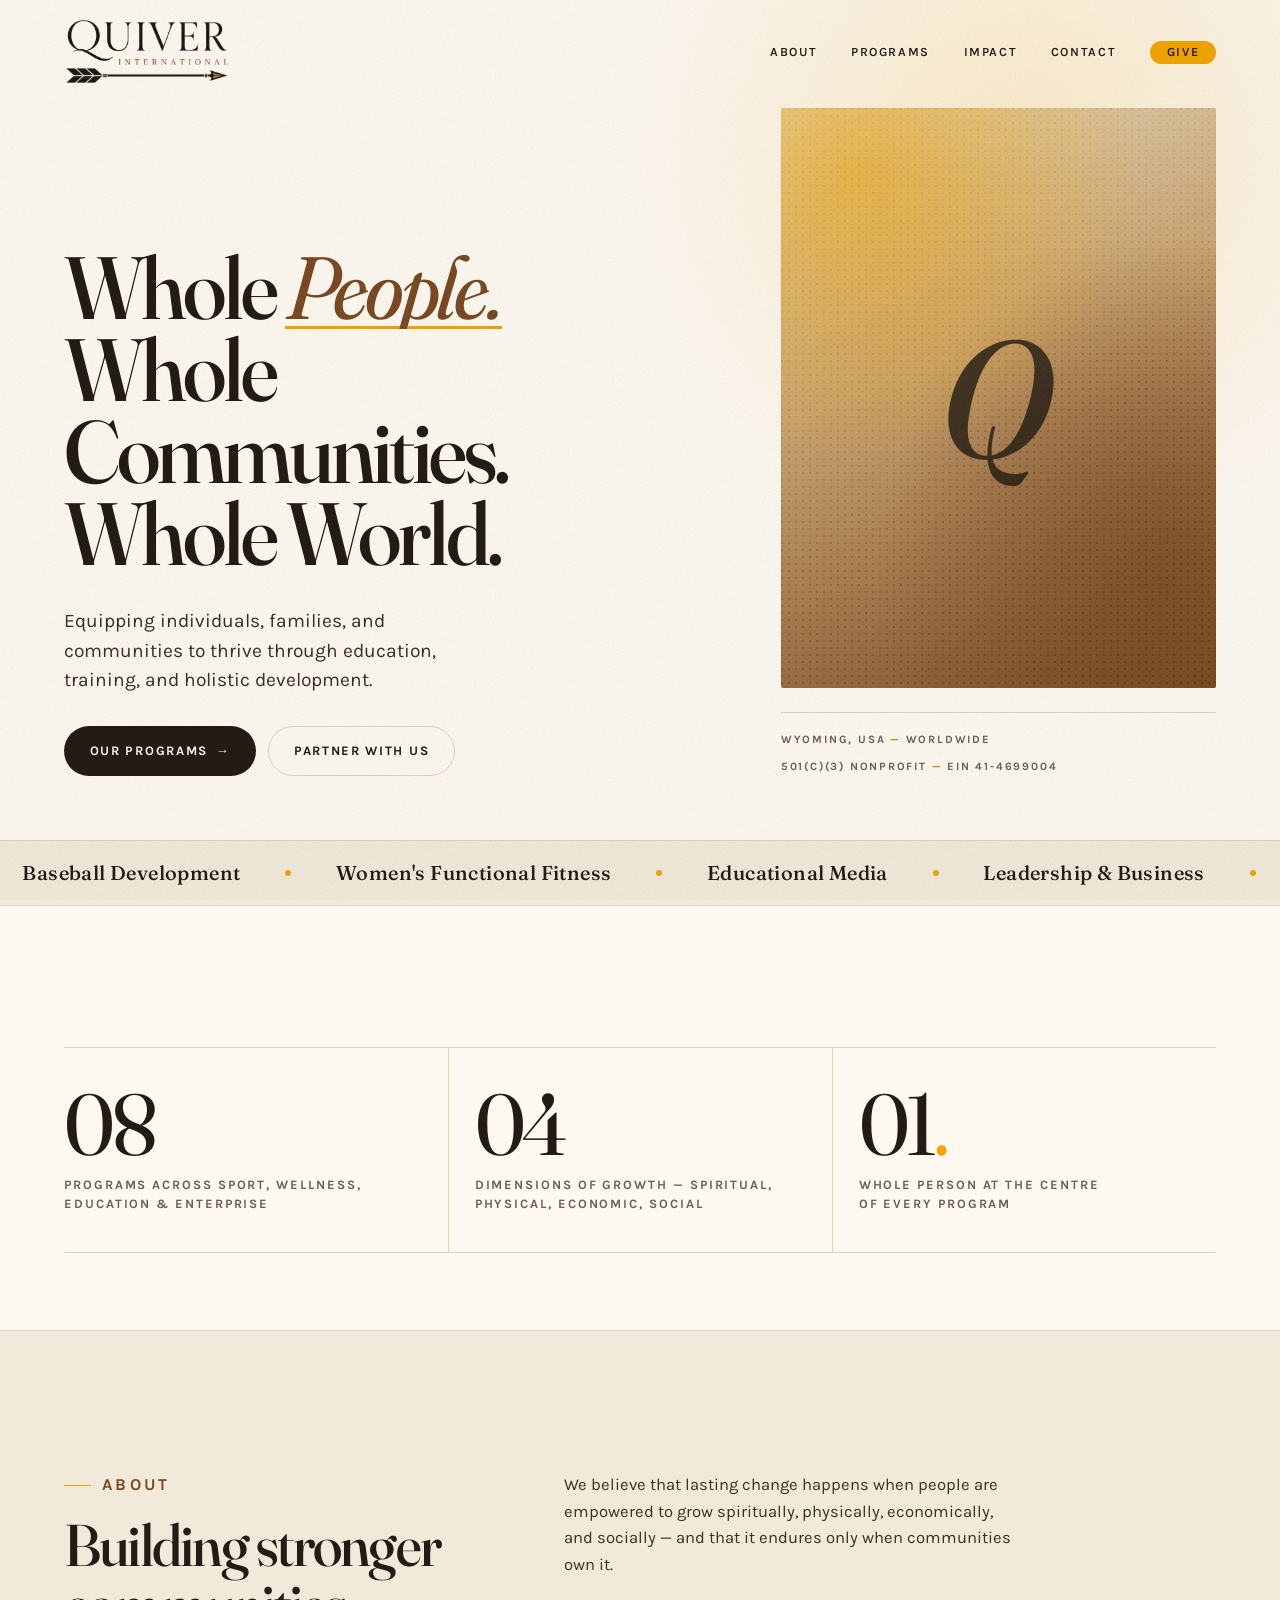
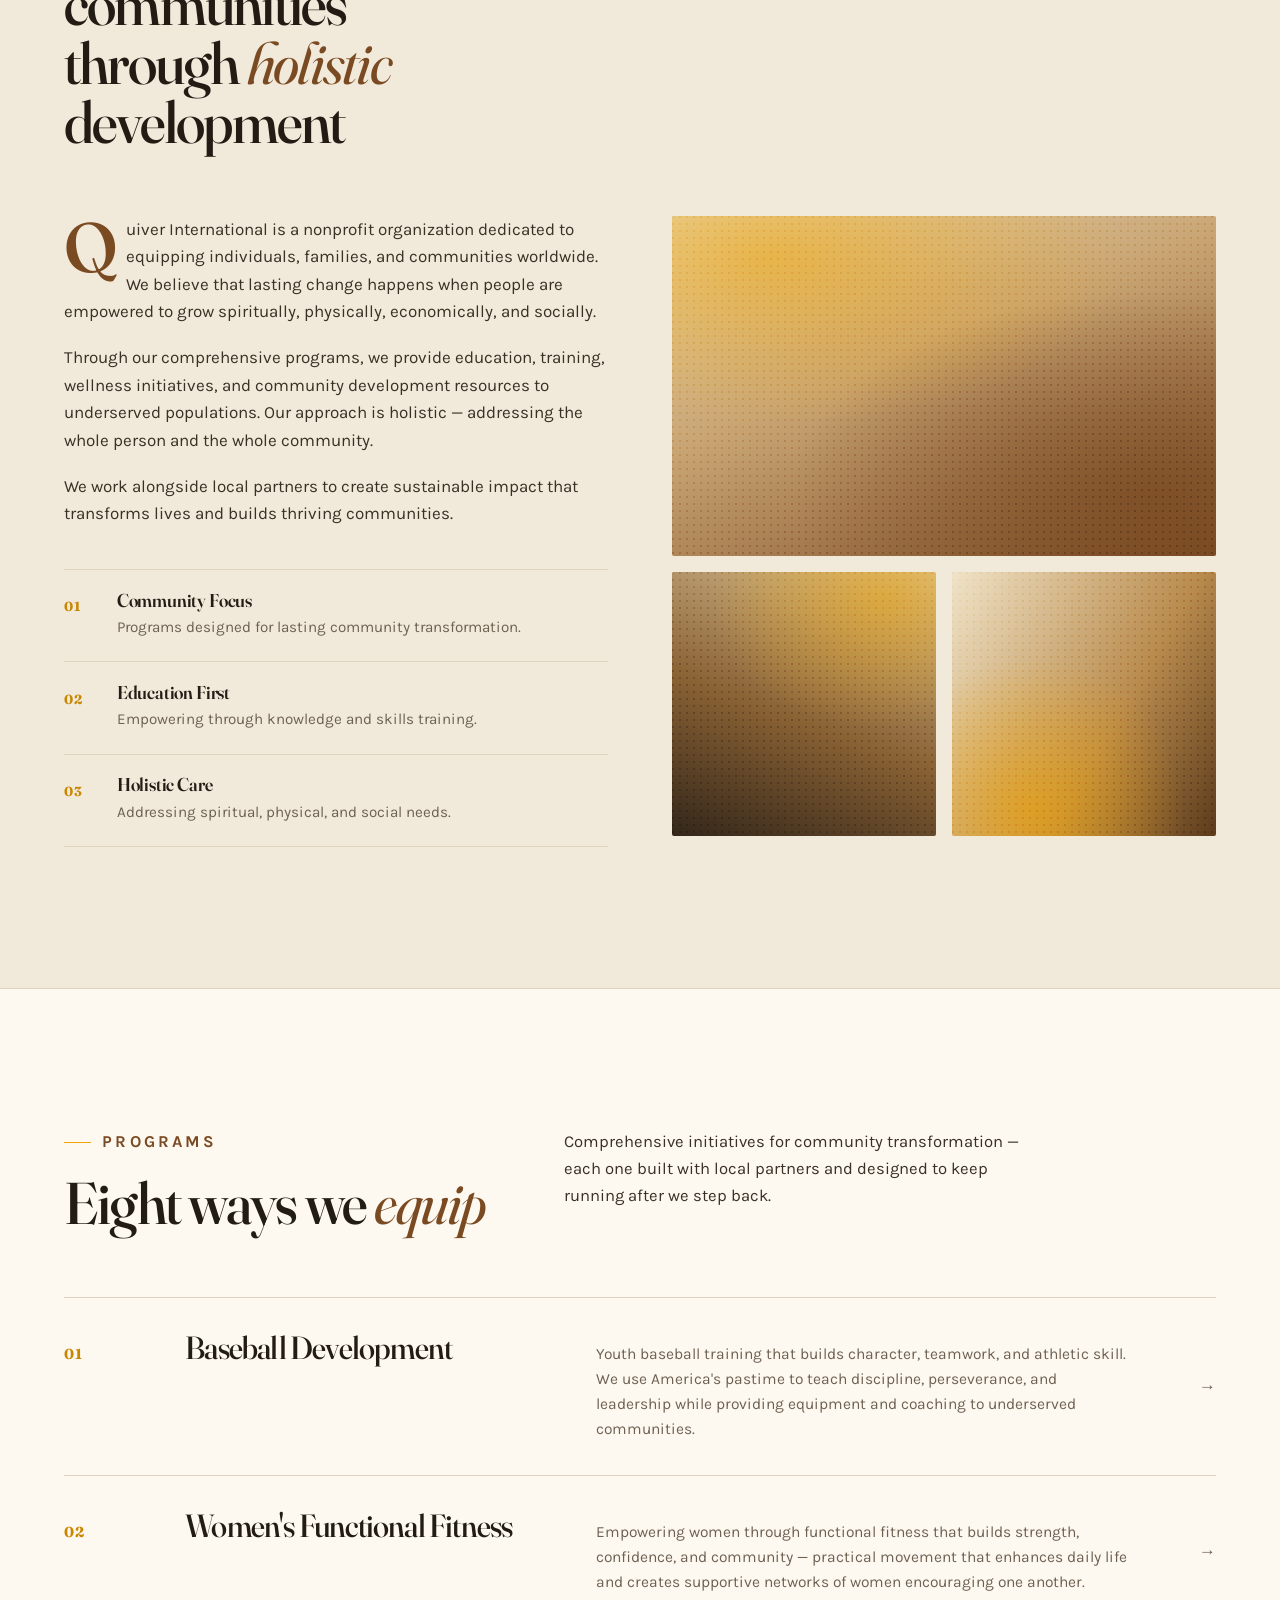
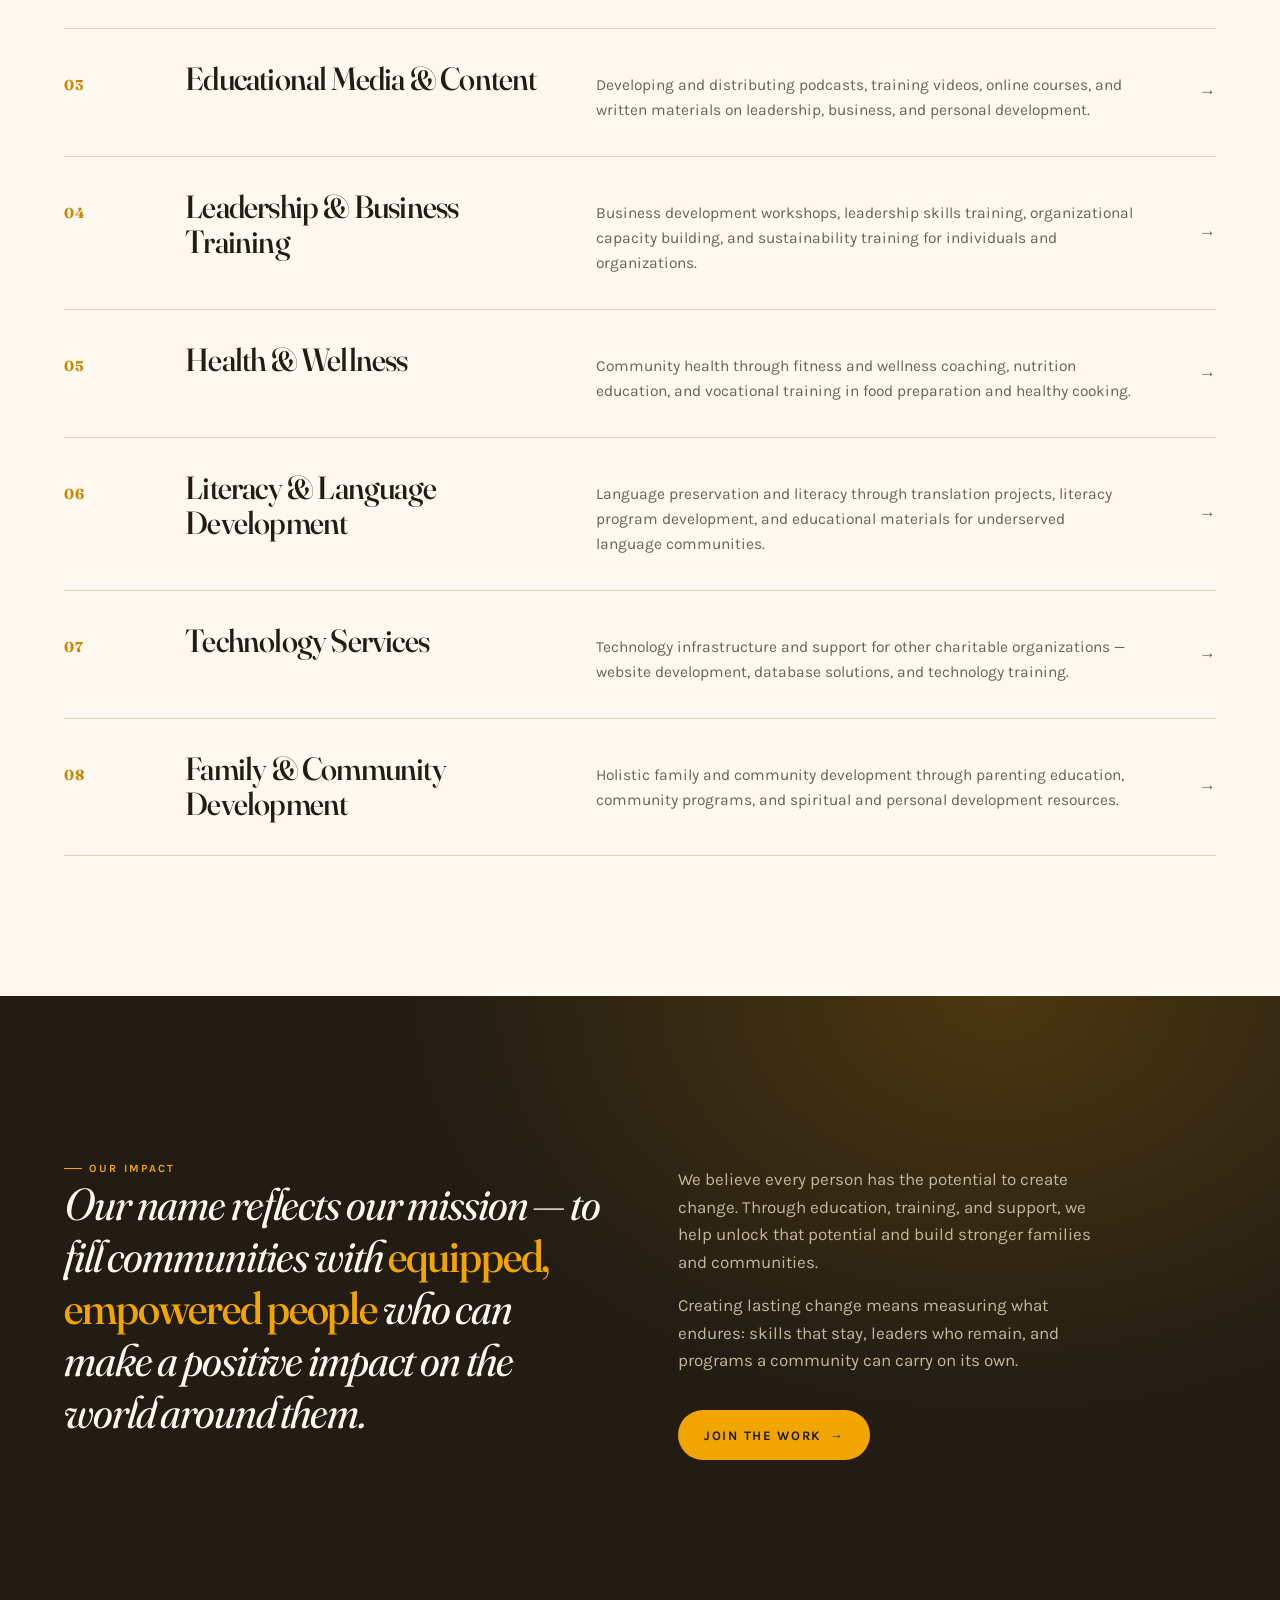
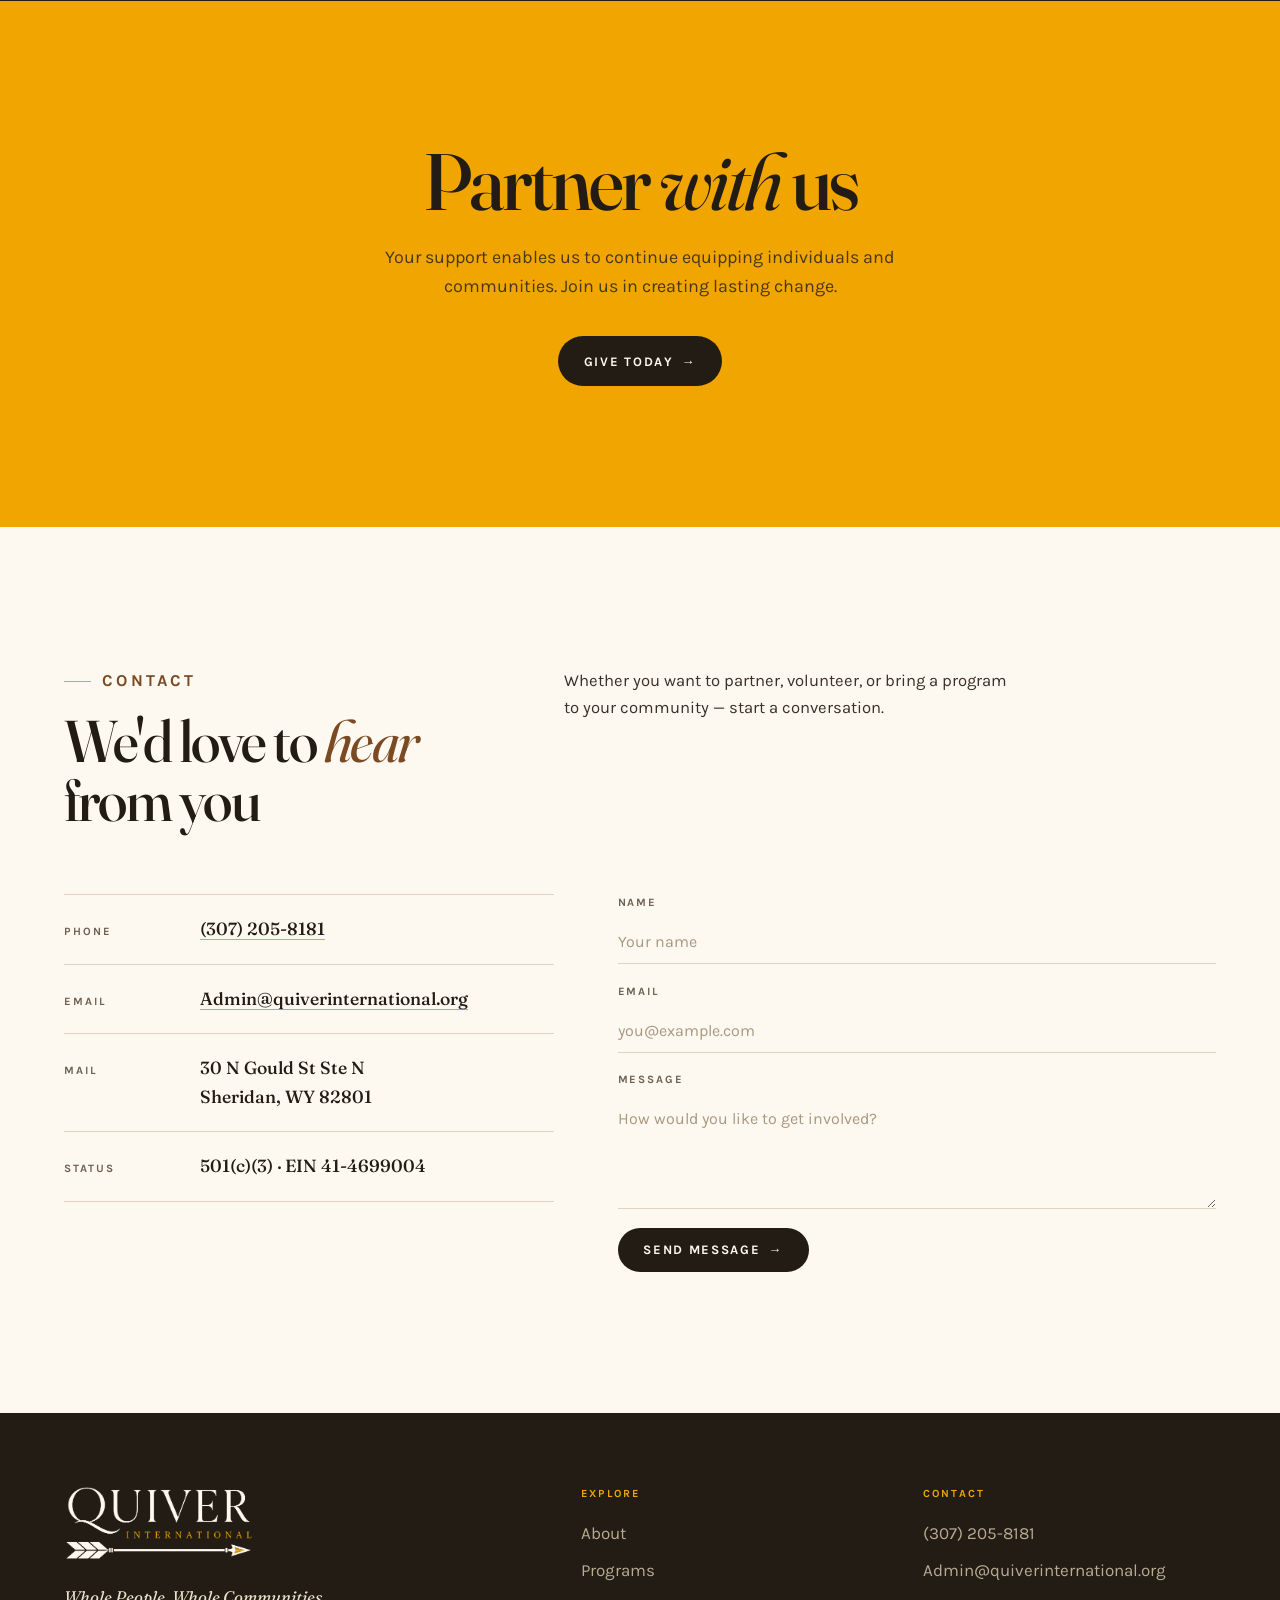
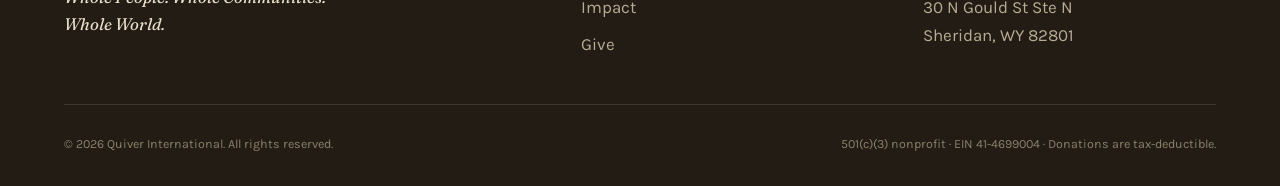
<file: index.html>
<!DOCTYPE html>
<html lang="en">
<head>
<meta charset="utf-8">
<meta name="viewport" content="width=device-width, initial-scale=1">
<title>Quiver International — Whole People. Whole Communities. Whole World.</title>
<meta name="description" content="Quiver International equips individuals, families, and communities to thrive through education, training, and holistic development.">
<meta name="theme-color" content="#FDF8F0">
<meta name="color-scheme" content="light">
<link rel="icon" type="image/svg+xml" href="assets/images/favicon.svg">
<link rel="preconnect" href="https://fonts.googleapis.com">
<link rel="preconnect" href="https://fonts.gstatic.com" crossorigin>
<link href="https://fonts.googleapis.com/css2?family=Fraunces:ital,opsz,wght@0,9..144,300..900;1,9..144,300..900&family=Karla:ital,wght@0,300..800;1,300..800&display=swap" rel="stylesheet">
<link rel="stylesheet" href="assets/css/site.css">
</head>
<body>

<!-- ══ NAV ══════════════════════════════════════════════ -->
<header class="nav" id="nav">
  <div class="wrap nav-in">
    <a href="#top" class="brandmark" aria-label="Quiver International, home">
      <img src="assets/images/quiver-logo.png" alt="Quiver International">
    </a>

    <nav>
      <ul class="nav-links" id="menu">
        <li><a href="#about">About</a></li>
        <li><a href="#programs">Programs</a></li>
        <li><a href="#impact">Impact</a></li>
        <li><a href="#contact">Contact</a></li>
        <li><a href="give.html" class="nav-give">Give</a></li>
      </ul>
    </nav>

    <button class="burger" id="burger" aria-label="Menu" aria-expanded="false" aria-controls="menu">
      <span></span><span></span><span></span>
    </button>
  </div>
</header>

<main id="top">

<!-- ══ HERO ═════════════════════════════════════════════ -->
<section class="hero">
  <div class="wrap hero-grid">
    <div>
      <h1>
        <span class="ln"><i>Whole <em>People.</em></i></span>
        <span class="ln"><i>Whole Communities.</i></span>
        <span class="ln"><i>Whole World.</i></span>
      </h1>
      <p class="hero-lede">Equipping individuals, families, and communities to thrive through education, training, and holistic development.</p>
      <div class="hero-cta">
        <a href="#programs" class="btn btn-solid">Our Programs <span class="arw">&rarr;</span></a>
        <a href="give.html" class="btn btn-ghost">Partner With Us</a>
      </div>
    </div>

    <div class="hero-side">
      <div class="plate plate-tall">
        <span class="plate-mono plate-mono-lg" aria-hidden="true">Q</span>
      </div>
      <div class="hero-meta">
        <div>Wyoming, USA <i>&mdash;</i> Worldwide</div>
        <div>501(c)(3) Nonprofit <i>&mdash;</i> EIN 41-4699004</div>
      </div>
    </div>
  </div>

  <div class="ticker" aria-hidden="true">
    <div class="ticker-track">
      <span>Baseball Development</span><span>Women's Functional Fitness</span><span>Educational Media</span><span>Leadership &amp; Business</span><span>Health &amp; Wellness</span><span>Literacy &amp; Language</span><span>Technology Services</span><span>Family &amp; Community</span>
      <span>Baseball Development</span><span>Women's Functional Fitness</span><span>Educational Media</span><span>Leadership &amp; Business</span><span>Health &amp; Wellness</span><span>Literacy &amp; Language</span><span>Technology Services</span><span>Family &amp; Community</span>
    </div>
  </div>
</section>

<!-- ══ FIGURES ══════════════════════════════════════════ -->
<section class="sec" style="padding-block:clamp(3rem,6vw,5rem)">
  <div class="wrap">
    <div class="figs rv">
      <div class="fig">
        <b>08</b>
        <p>Programs across sport, wellness,<br>education &amp; enterprise</p>
      </div>
      <div class="fig">
        <b>04</b>
        <p>Dimensions of growth — spiritual,<br>physical, economic, social</p>
      </div>
      <div class="fig">
        <b>01<span>.</span></b>
        <p>Whole person at the centre<br>of every program</p>
      </div>
    </div>
  </div>
</section>

<!-- ══ ABOUT ════════════════════════════════════════════ -->
<section class="sec about" id="about">
  <div class="wrap">
    <div class="sec-head rv">
      <div>
        <p class="eyebrow">About</p>
        <h2>Building stronger communities through <em>holistic</em> development</h2>
      </div>
      <p>We believe that lasting change happens when people are empowered to grow spiritually, physically, economically, and socially — and that it endures only when communities own it.</p>
    </div>

    <div class="about-grid">
      <div class="about-copy rv">
        <p>Quiver International is a nonprofit organization dedicated to equipping individuals, families, and communities worldwide. We believe that lasting change happens when people are empowered to grow spiritually, physically, economically, and socially.</p>
        <p>Through our comprehensive programs, we provide education, training, wellness initiatives, and community development resources to underserved populations. Our approach is holistic — addressing the whole person and the whole community.</p>
        <p>We work alongside local partners to create sustainable impact that transforms lives and builds thriving communities.</p>

        <div class="pillars">
          <div class="pillar">
            <i>01</i>
            <div>
              <h4>Community Focus</h4>
              <p>Programs designed for lasting community transformation.</p>
            </div>
          </div>
          <div class="pillar">
            <i>02</i>
            <div>
              <h4>Education First</h4>
              <p>Empowering through knowledge and skills training.</p>
            </div>
          </div>
          <div class="pillar">
            <i>03</i>
            <div>
              <h4>Holistic Care</h4>
              <p>Addressing spiritual, physical, and social needs.</p>
            </div>
          </div>
        </div>
      </div>

      <div class="about-visual rv">
        <div class="plate plate-wide"></div>
        <div class="plate plate-sq plate--b"></div>
        <div class="plate plate-sq plate--c"></div>
      </div>
    </div>
  </div>
</section>

<!-- ══ PROGRAMS ═════════════════════════════════════════ -->
<section class="sec" id="programs">
  <div class="wrap">
    <div class="sec-head rv">
      <div>
        <p class="eyebrow">Programs</p>
        <h2>Eight ways we <em>equip</em></h2>
      </div>
      <p>Comprehensive initiatives for community transformation — each one built with local partners and designed to keep running after we step back.</p>
    </div>

    <div class="prog rv">
      <a class="prog-row" href="#contact">
        <span class="prog-n">01</span>
        <h3 class="prog-t">Baseball Development</h3>
        <p class="prog-d">Youth baseball training that builds character, teamwork, and athletic skill. We use America's pastime to teach discipline, perseverance, and leadership while providing equipment and coaching to underserved communities.</p>
        <span class="prog-a" aria-hidden="true">&rarr;</span>
      </a>
      <a class="prog-row" href="#contact">
        <span class="prog-n">02</span>
        <h3 class="prog-t">Women's Functional Fitness</h3>
        <p class="prog-d">Empowering women through functional fitness that builds strength, confidence, and community — practical movement that enhances daily life and creates supportive networks of women encouraging one another.</p>
        <span class="prog-a" aria-hidden="true">&rarr;</span>
      </a>
      <a class="prog-row" href="#contact">
        <span class="prog-n">03</span>
        <h3 class="prog-t">Educational Media &amp; Content</h3>
        <p class="prog-d">Developing and distributing podcasts, training videos, online courses, and written materials on leadership, business, and personal development.</p>
        <span class="prog-a" aria-hidden="true">&rarr;</span>
      </a>
      <a class="prog-row" href="#contact">
        <span class="prog-n">04</span>
        <h3 class="prog-t">Leadership &amp; Business Training</h3>
        <p class="prog-d">Business development workshops, leadership skills training, organizational capacity building, and sustainability training for individuals and organizations.</p>
        <span class="prog-a" aria-hidden="true">&rarr;</span>
      </a>
      <a class="prog-row" href="#contact">
        <span class="prog-n">05</span>
        <h3 class="prog-t">Health &amp; Wellness</h3>
        <p class="prog-d">Community health through fitness and wellness coaching, nutrition education, and vocational training in food preparation and healthy cooking.</p>
        <span class="prog-a" aria-hidden="true">&rarr;</span>
      </a>
      <a class="prog-row" href="#contact">
        <span class="prog-n">06</span>
        <h3 class="prog-t">Literacy &amp; Language Development</h3>
        <p class="prog-d">Language preservation and literacy through translation projects, literacy program development, and educational materials for underserved language communities.</p>
        <span class="prog-a" aria-hidden="true">&rarr;</span>
      </a>
      <a class="prog-row" href="#contact">
        <span class="prog-n">07</span>
        <h3 class="prog-t">Technology Services</h3>
        <p class="prog-d">Technology infrastructure and support for other charitable organizations — website development, database solutions, and technology training.</p>
        <span class="prog-a" aria-hidden="true">&rarr;</span>
      </a>
      <a class="prog-row" href="#contact">
        <span class="prog-n">08</span>
        <h3 class="prog-t">Family &amp; Community Development</h3>
        <p class="prog-d">Holistic family and community development through parenting education, community programs, and spiritual and personal development resources.</p>
        <span class="prog-a" aria-hidden="true">&rarr;</span>
      </a>
    </div>
  </div>
</section>

<!-- ══ IMPACT ═══════════════════════════════════════════ -->
<section class="sec impact" id="impact">
  <div class="wrap">
    <div class="impact-grid">
      <div class="rv">
        <p class="eyebrow">Our Impact</p>
        <blockquote>Our name reflects our mission — to fill communities with <b>equipped, empowered people</b> who can make a positive impact on the world around them.</blockquote>
      </div>
      <div class="rv">
        <p class="impact-note">We believe every person has the potential to create change. Through education, training, and support, we help unlock that potential and build stronger families and communities.</p>
        <p class="impact-note">Creating lasting change means measuring what endures: skills that stay, leaders who remain, and programs a community can carry on its own.</p>
        <div style="margin-top:2.2rem"><a href="give.html" class="btn btn-solid" style="background:var(--saffron);color:var(--ink)">Join the work <span class="arw">&rarr;</span></a></div>
      </div>
    </div>
  </div>
</section>

<!-- ══ GIVE ═════════════════════════════════════════════ -->
<section class="sec give" id="give">
  <div class="wrap rv">
    <h2>Partner <em>with</em> us</h2>
    <p>Your support enables us to continue equipping individuals and communities. Join us in creating lasting change.</p>
    <a href="give.html" class="btn btn-solid">Give Today <span class="arw">&rarr;</span></a>
  </div>
</section>

<!-- ══ CONTACT ══════════════════════════════════════════ -->
<section class="sec" id="contact">
  <div class="wrap">
    <div class="sec-head rv">
      <div>
        <p class="eyebrow">Contact</p>
        <h2>We'd love to <em>hear</em> from you</h2>
      </div>
      <p>Whether you want to partner, volunteer, or bring a program to your community — start a conversation.</p>
    </div>

    <div class="contact-grid">
      <div class="cinfo rv">
        <dl><dt>Phone</dt><dd><a href="tel:+13072058181">(307) 205-8181</a></dd></dl>
        <dl><dt>Email</dt><dd><a href="mailto:Admin@quiverinternational.org">Admin@quiverinternational.org</a></dd></dl>
        <dl><dt>Mail</dt><dd>30 N Gould St Ste N<br>Sheridan, WY 82801</dd></dl>
        <dl><dt>Status</dt><dd>501(c)(3) &middot; EIN 41-4699004</dd></dl>
      </div>

      <form class="rv" id="contact-form" action="https://formsubmit.co/Admin@quiverinternational.org" method="POST">
        <input type="hidden" name="_subject" value="New message from quiverinternational.org">
        <input type="hidden" name="_next" value="https://quiverinternational.org/index.html?sent=1#contact">
        <input type="text" name="_honey" style="display:none" tabindex="-1" autocomplete="off" aria-hidden="true">
        <div class="field"><label for="n">Name</label><input id="n" name="name" type="text" placeholder="Your name" required></div>
        <div class="field"><label for="e">Email</label><input id="e" name="email" type="email" placeholder="you@example.com" required></div>
        <div class="field"><label for="m">Message</label><textarea id="m" name="message" placeholder="How would you like to get involved?" required></textarea></div>
        <div><button type="submit" class="btn btn-solid">Send Message <span class="arw">&rarr;</span></button></div>
      </form>
    </div>
  </div>
</section>

</main>

<!-- ══ FOOTER ═══════════════════════════════════════════ -->
<footer>
  <div class="wrap">
    <div class="foot-grid">
      <div>
        <div class="foot-mark">
          <span class="brandmark"><img src="assets/images/quiver-logo-light.png" alt="Quiver International"></span>
        </div>
        <p class="foot-tag">Whole People. Whole Communities. Whole World.</p>
      </div>
      <div>
        <h5>Explore</h5>
        <ul>
          <li><a href="#about">About</a></li>
          <li><a href="#programs">Programs</a></li>
          <li><a href="#impact">Impact</a></li>
          <li><a href="give.html">Give</a></li>
        </ul>
      </div>
      <div>
        <h5>Contact</h5>
        <ul>
          <li><a href="tel:+13072058181">(307) 205-8181</a></li>
          <li><a href="mailto:Admin@quiverinternational.org">Admin@quiverinternational.org</a></li>
          <li>30 N Gould St Ste N<br>Sheridan, WY 82801</li>
        </ul>
      </div>
    </div>
    <div class="foot-bot">
      <span>&copy; 2026 Quiver International. All rights reserved.</span>
      <span>501(c)(3) nonprofit &middot; EIN 41-4699004 &middot; Donations are tax-deductible.</span>
    </div>
  </div>
</footer>

<script src="assets/js/site.js"></script>
</body>
</html>
</file>
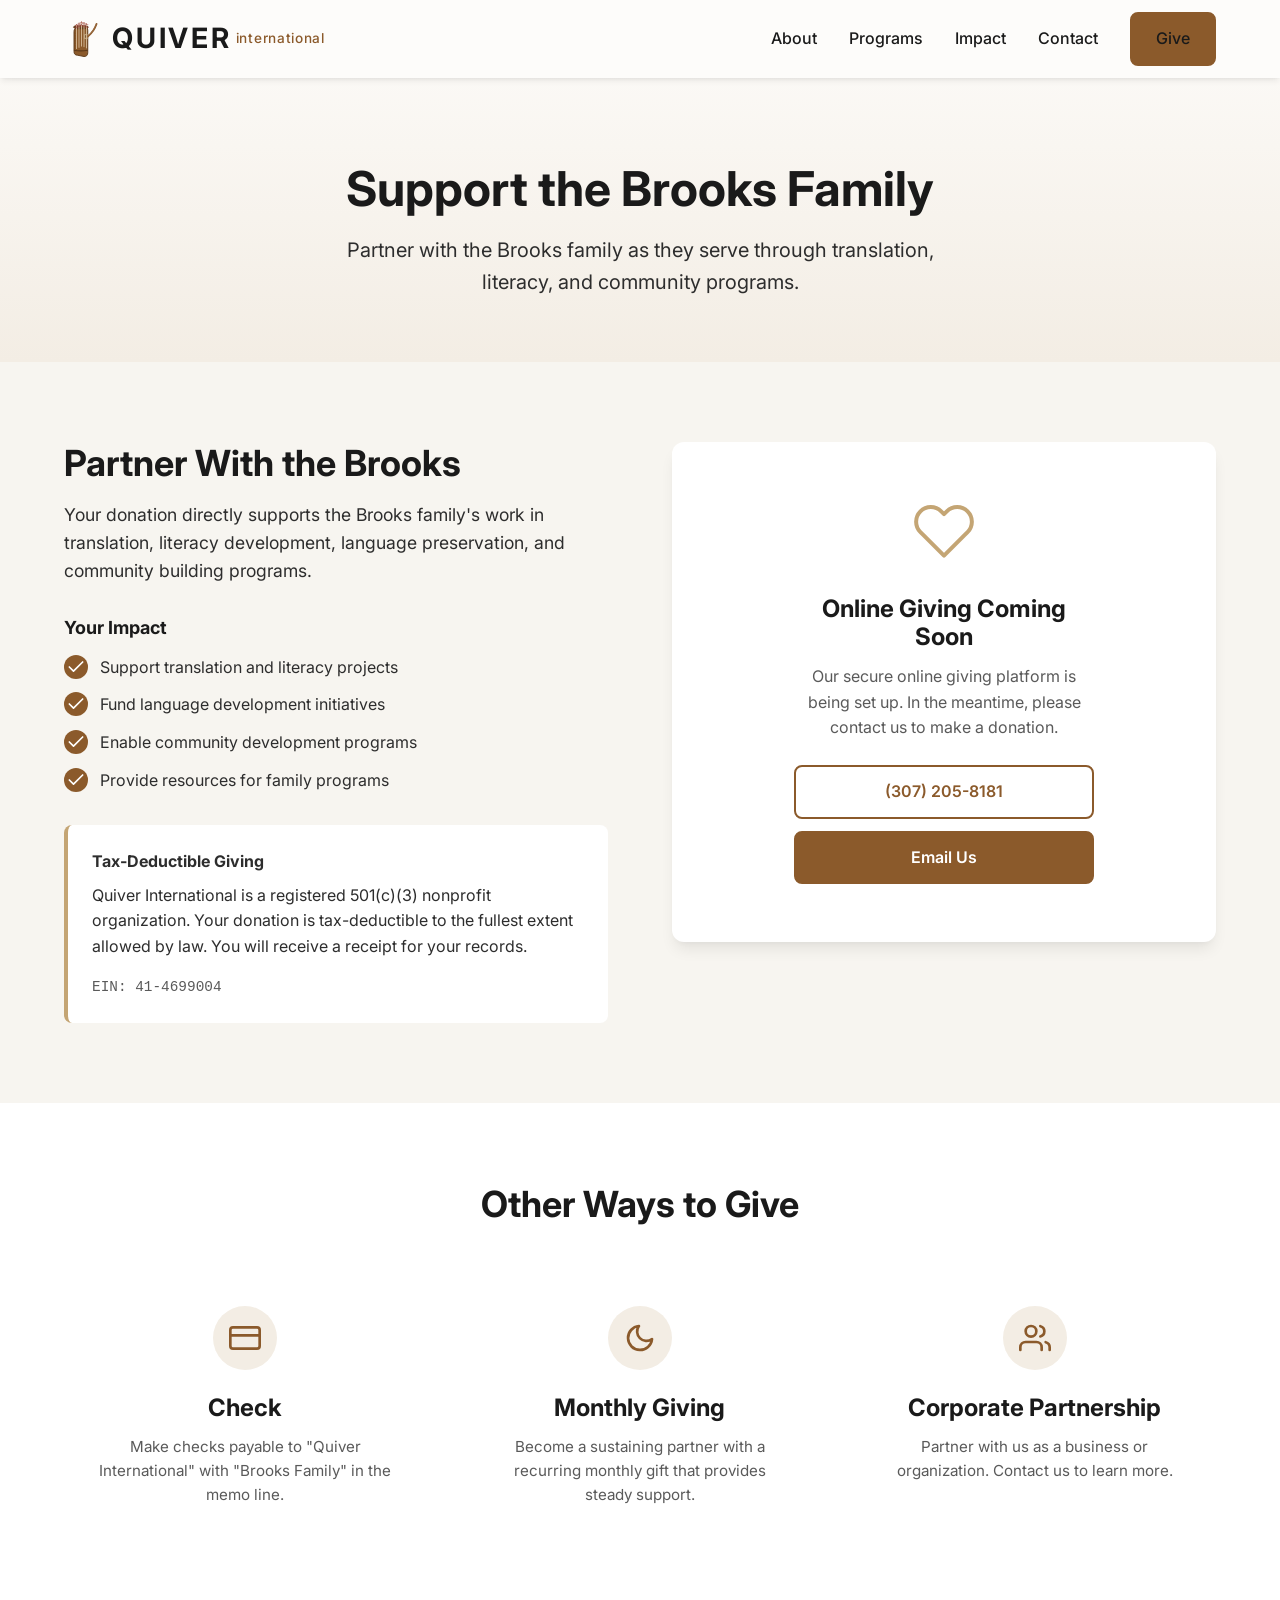
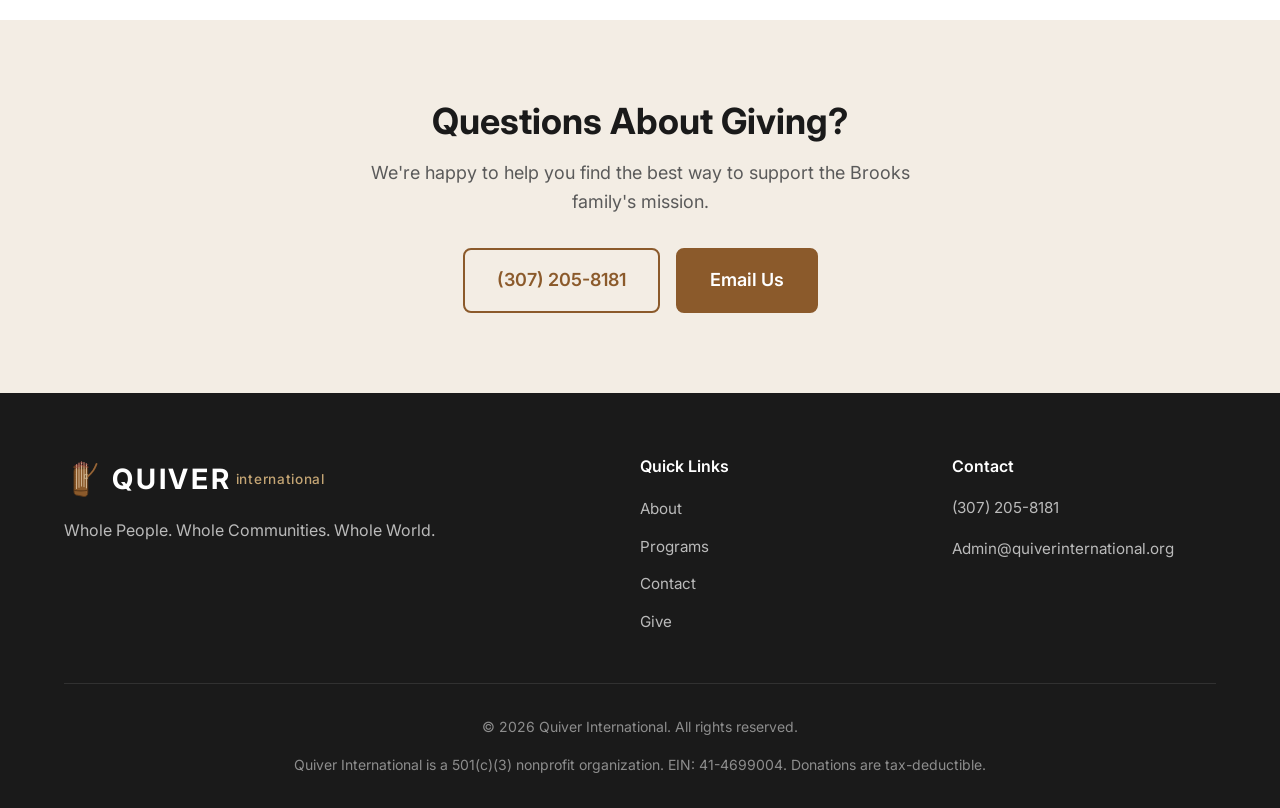
<file: give-brooks.html>
<!DOCTYPE html>
<html lang="en">
<head>
    <meta charset="UTF-8">
    <meta name="viewport" content="width=device-width, initial-scale=1.0">
    <title>Support the Brooks Family | Quiver International</title>
    <meta name="description" content="Partner with the Brooks Family through Quiver International. Your donation helps equip individuals and communities through education, training, and holistic development.">
    <link rel="icon" type="image/svg+xml" href="assets/images/favicon.svg">
    <link rel="stylesheet" href="assets/css/style.css">
    <link rel="preconnect" href="https://fonts.googleapis.com">
    <link rel="preconnect" href="https://fonts.gstatic.com" crossorigin>
    <link href="https://fonts.googleapis.com/css2?family=Inter:wght@400;500;600;700;800&display=swap" rel="stylesheet">
</head>
<body>
    <!-- Navigation -->
    <nav class="navbar scrolled">
        <div class="container">
            <a href="index.html" class="logo">
                <img src="assets/images/favicon.svg" alt="" class="logo-icon">
                <span class="logo-text">QUIVER</span>
                <span class="logo-accent">international</span>
            </a>
            <button class="nav-toggle" aria-label="Toggle navigation">
                <span></span>
                <span></span>
                <span></span>
            </button>
            <ul class="nav-menu">
                <li><a href="index.html#about">About</a></li>
                <li><a href="index.html#programs">Programs</a></li>
                <li><a href="index.html#impact">Impact</a></li>
                <li><a href="index.html#contact">Contact</a></li>
                <li><a href="give.html" class="btn btn-primary">Give</a></li>
            </ul>
        </div>
    </nav>

    <!-- Give Hero -->
    <header class="page-hero">
        <div class="container">
            <h1>Support the Brooks Family</h1>
            <p>Partner with the Brooks family as they serve through translation, literacy, and community programs.</p>
        </div>
    </header>

    <!-- Give Section -->
    <section class="section give-section">
        <div class="container">
            <div class="give-content">
                <div class="give-info">
                    <h2>Partner With the Brooks</h2>
                    <p>Your donation directly supports the Brooks family's work in translation, literacy development, language preservation, and community building programs.</p>

                    <div class="give-impact">
                        <h3>Your Impact</h3>
                        <ul class="impact-list">
                            <li>
                                <span class="impact-icon">
                                    <svg xmlns="http://www.w3.org/2000/svg" width="20" height="20" viewBox="0 0 24 24" fill="none" stroke="currentColor" stroke-width="2" stroke-linecap="round" stroke-linejoin="round"><polyline points="20 6 9 17 4 12"></polyline></svg>
                                </span>
                                <span>Support translation and literacy projects</span>
                            </li>
                            <li>
                                <span class="impact-icon">
                                    <svg xmlns="http://www.w3.org/2000/svg" width="20" height="20" viewBox="0 0 24 24" fill="none" stroke="currentColor" stroke-width="2" stroke-linecap="round" stroke-linejoin="round"><polyline points="20 6 9 17 4 12"></polyline></svg>
                                </span>
                                <span>Fund language development initiatives</span>
                            </li>
                            <li>
                                <span class="impact-icon">
                                    <svg xmlns="http://www.w3.org/2000/svg" width="20" height="20" viewBox="0 0 24 24" fill="none" stroke="currentColor" stroke-width="2" stroke-linecap="round" stroke-linejoin="round"><polyline points="20 6 9 17 4 12"></polyline></svg>
                                </span>
                                <span>Enable community development programs</span>
                            </li>
                            <li>
                                <span class="impact-icon">
                                    <svg xmlns="http://www.w3.org/2000/svg" width="20" height="20" viewBox="0 0 24 24" fill="none" stroke="currentColor" stroke-width="2" stroke-linecap="round" stroke-linejoin="round"><polyline points="20 6 9 17 4 12"></polyline></svg>
                                </span>
                                <span>Provide resources for family programs</span>
                            </li>
                        </ul>
                    </div>

                    <div class="tax-info">
                        <p><strong>Tax-Deductible Giving</strong></p>
                        <p>Quiver International is a registered 501(c)(3) nonprofit organization. Your donation is tax-deductible to the fullest extent allowed by law. You will receive a receipt for your records.</p>
                        <p class="ein">EIN: 41-4699004</p>
                    </div>
                </div>

                <div class="give-form-wrapper">
                    <div class="give-form-container">
                        <!--
                        =============================================
                        IFRAME PLACEHOLDER FOR ANCHORCRM.IO
                        Brooks Family Giving Form
                        =============================================
                        Replace this placeholder with your AnchorCRM
                        giving form iframe. Example:

                        <iframe
                            src="https://quiverinternational.anchorcrm.io/give/brooks/embed"
                            width="100%"
                            height="600"
                            frameborder="0"
                            title="Brooks Family Donation Form">
                        </iframe>
                        =============================================
                        -->
                        <div id="giving-form-placeholder" class="giving-placeholder">
                            <div class="placeholder-content">
                                <svg xmlns="http://www.w3.org/2000/svg" width="64" height="64" viewBox="0 0 24 24" fill="none" stroke="currentColor" stroke-width="1.5" stroke-linecap="round" stroke-linejoin="round"><path d="M20.84 4.61a5.5 5.5 0 0 0-7.78 0L12 5.67l-1.06-1.06a5.5 5.5 0 0 0-7.78 7.78l1.06 1.06L12 21.23l7.78-7.78 1.06-1.06a5.5 5.5 0 0 0 0-7.78z"></path></svg>
                                <h3>Online Giving Coming Soon</h3>
                                <p>Our secure online giving platform is being set up. In the meantime, please contact us to make a donation.</p>
                                <div class="placeholder-contact">
                                    <a href="tel:+13072058181" class="btn btn-outline">(307) 205-8181</a>
                                    <a href="mailto:Admin@quiverinternational.org" class="btn btn-primary">Email Us</a>
                                </div>
                            </div>
                        </div>
                    </div>
                </div>
            </div>
        </div>
    </section>

    <!-- Other Ways to Give -->
    <section class="section other-giving">
        <div class="container">
            <div class="section-header">
                <h2>Other Ways to Give</h2>
            </div>
            <div class="giving-options">
                <div class="giving-option">
                    <div class="giving-option-icon">
                        <svg xmlns="http://www.w3.org/2000/svg" width="32" height="32" viewBox="0 0 24 24" fill="none" stroke="currentColor" stroke-width="2" stroke-linecap="round" stroke-linejoin="round"><rect x="1" y="4" width="22" height="16" rx="2" ry="2"></rect><line x1="1" y1="10" x2="23" y2="10"></line></svg>
                    </div>
                    <h3>Check</h3>
                    <p>Make checks payable to "Quiver International" with "Brooks Family" in the memo line.</p>
                </div>
                <div class="giving-option">
                    <div class="giving-option-icon">
                        <svg xmlns="http://www.w3.org/2000/svg" width="32" height="32" viewBox="0 0 24 24" fill="none" stroke="currentColor" stroke-width="2" stroke-linecap="round" stroke-linejoin="round"><path d="M21 12.79A9 9 0 1 1 11.21 3 7 7 0 0 0 21 12.79z"></path></svg>
                    </div>
                    <h3>Monthly Giving</h3>
                    <p>Become a sustaining partner with a recurring monthly gift that provides steady support.</p>
                </div>
                <div class="giving-option">
                    <div class="giving-option-icon">
                        <svg xmlns="http://www.w3.org/2000/svg" width="32" height="32" viewBox="0 0 24 24" fill="none" stroke="currentColor" stroke-width="2" stroke-linecap="round" stroke-linejoin="round"><path d="M17 21v-2a4 4 0 0 0-4-4H5a4 4 0 0 0-4 4v2"></path><circle cx="9" cy="7" r="4"></circle><path d="M23 21v-2a4 4 0 0 0-3-3.87"></path><path d="M16 3.13a4 4 0 0 1 0 7.75"></path></svg>
                    </div>
                    <h3>Corporate Partnership</h3>
                    <p>Partner with us as a business or organization. Contact us to learn more.</p>
                </div>
            </div>
        </div>
    </section>

    <!-- Contact CTA -->
    <section class="section cta">
        <div class="container">
            <div class="cta-content">
                <h2>Questions About Giving?</h2>
                <p>We're happy to help you find the best way to support the Brooks family's mission.</p>
                <div class="cta-buttons">
                    <a href="tel:+13072058181" class="btn btn-outline btn-large">(307) 205-8181</a>
                    <a href="mailto:Admin@quiverinternational.org" class="btn btn-primary btn-large">Email Us</a>
                </div>
            </div>
        </div>
    </section>

    <!-- Footer -->
    <footer class="footer">
        <div class="container">
            <div class="footer-content">
                <div class="footer-brand">
                    <a href="index.html" class="logo">
                        <img src="assets/images/favicon.svg" alt="" class="logo-icon">
                        <span class="logo-text">QUIVER</span>
                        <span class="logo-accent">international</span>
                    </a>
                    <p>Whole People. Whole Communities. Whole World.</p>
                </div>
                <div class="footer-links">
                    <h4>Quick Links</h4>
                    <ul>
                        <li><a href="index.html#about">About</a></li>
                        <li><a href="index.html#programs">Programs</a></li>
                        <li><a href="index.html#contact">Contact</a></li>
                        <li><a href="give.html">Give</a></li>
                    </ul>
                </div>
                <div class="footer-contact">
                    <h4>Contact</h4>
                    <p><a href="tel:+13072058181">(307) 205-8181</a></p>
                    <p><a href="mailto:Admin@quiverinternational.org">Admin@quiverinternational.org</a></p>
                </div>
            </div>
            <div class="footer-bottom">
                <p>&copy; 2026 Quiver International. All rights reserved.</p>
                <p>Quiver International is a 501(c)(3) nonprofit organization. EIN: 41-4699004. Donations are tax-deductible.</p>
            </div>
        </div>
    </footer>

    <script>
        // Mobile navigation toggle
        const navToggle = document.querySelector('.nav-toggle');
        const navMenu = document.querySelector('.nav-menu');

        navToggle.addEventListener('click', () => {
            navMenu.classList.toggle('active');
            navToggle.classList.toggle('active');
        });
    </script>
</body>
</html>
</file>
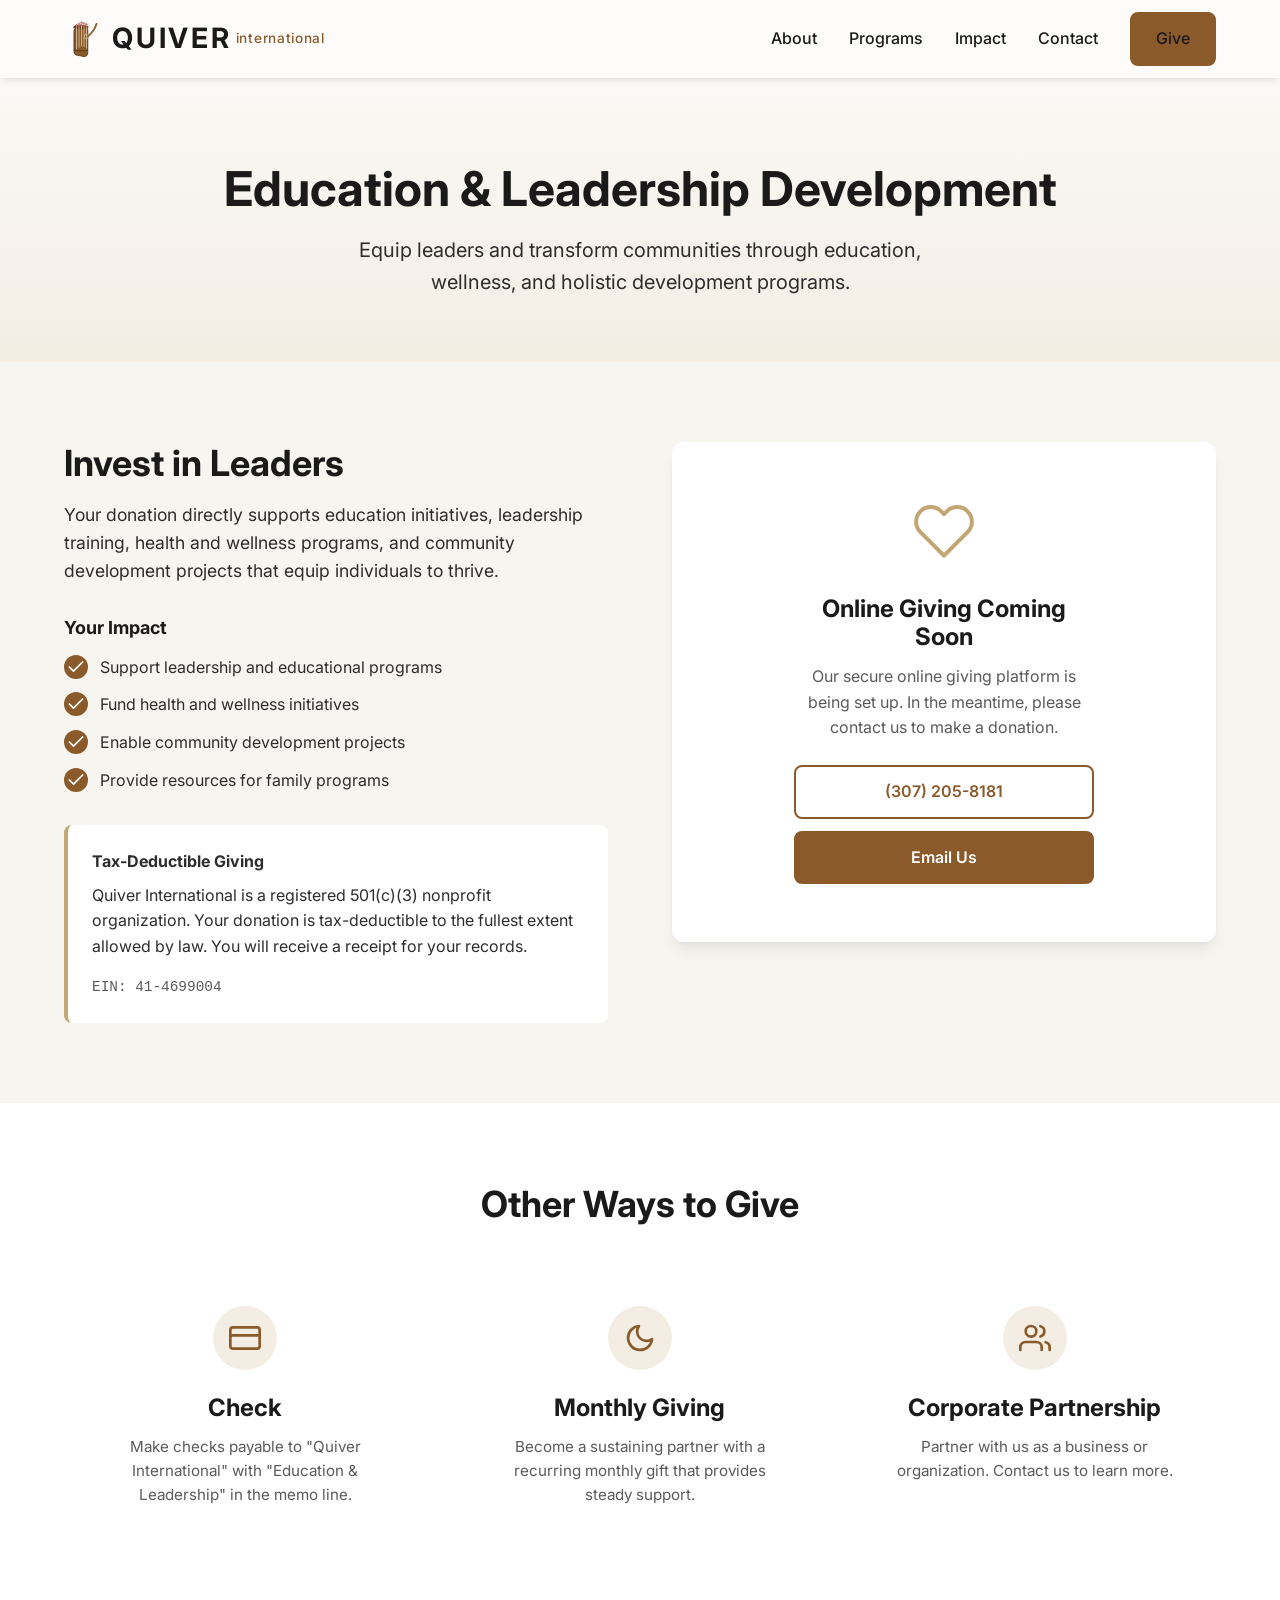
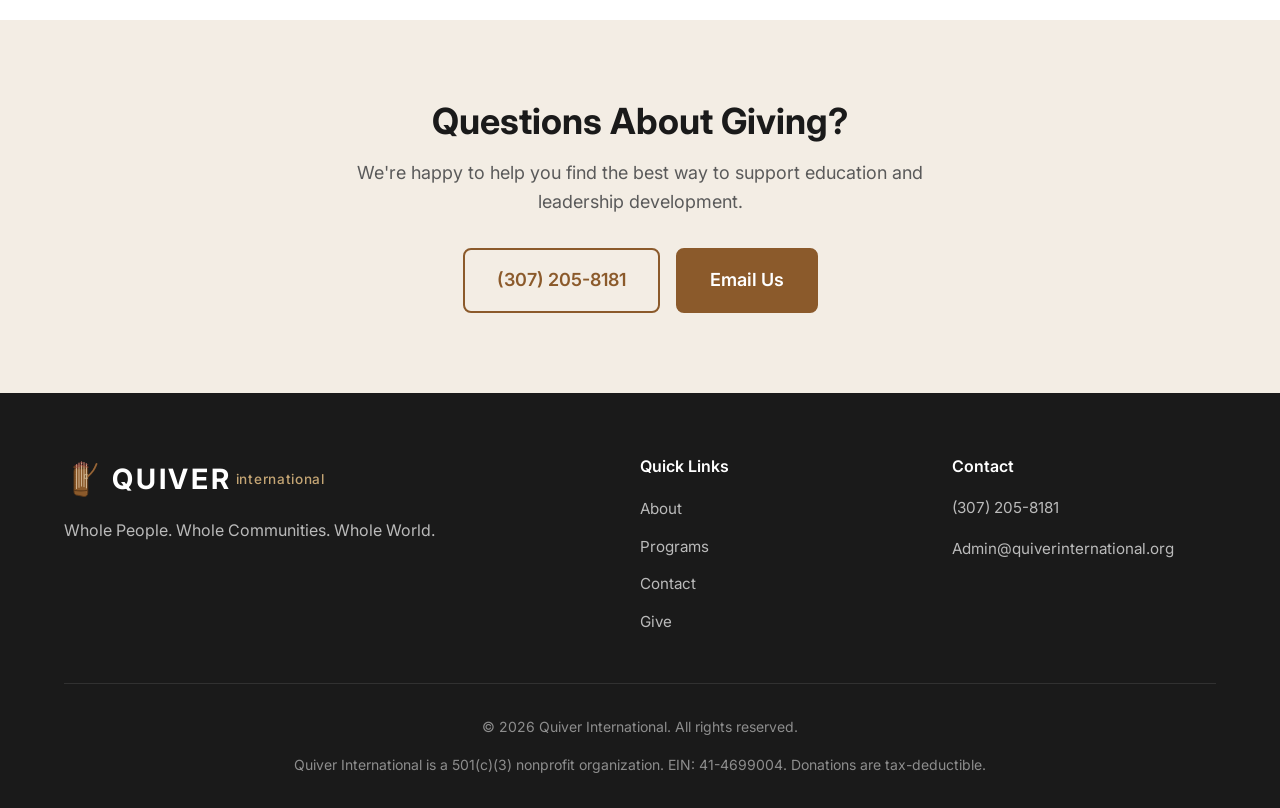
<file: give-education.html>
<!DOCTYPE html>
<html lang="en">
<head>
    <meta charset="UTF-8">
    <meta name="viewport" content="width=device-width, initial-scale=1.0">
    <title>Education & Leadership Development | Quiver International</title>
    <meta name="description" content="Support education, leadership training, and wellness initiatives through Quiver International. Your donation helps equip individuals and communities.">
    <link rel="icon" type="image/svg+xml" href="assets/images/favicon.svg">
    <link rel="stylesheet" href="assets/css/style.css">
    <link rel="preconnect" href="https://fonts.googleapis.com">
    <link rel="preconnect" href="https://fonts.gstatic.com" crossorigin>
    <link href="https://fonts.googleapis.com/css2?family=Inter:wght@400;500;600;700;800&display=swap" rel="stylesheet">
</head>
<body>
    <!-- Navigation -->
    <nav class="navbar scrolled">
        <div class="container">
            <a href="index.html" class="logo">
                <img src="assets/images/favicon.svg" alt="" class="logo-icon">
                <span class="logo-text">QUIVER</span>
                <span class="logo-accent">international</span>
            </a>
            <button class="nav-toggle" aria-label="Toggle navigation">
                <span></span>
                <span></span>
                <span></span>
            </button>
            <ul class="nav-menu">
                <li><a href="index.html#about">About</a></li>
                <li><a href="index.html#programs">Programs</a></li>
                <li><a href="index.html#impact">Impact</a></li>
                <li><a href="index.html#contact">Contact</a></li>
                <li><a href="give.html" class="btn btn-primary">Give</a></li>
            </ul>
        </div>
    </nav>

    <!-- Give Hero -->
    <header class="page-hero">
        <div class="container">
            <h1>Education & Leadership Development</h1>
            <p>Equip leaders and transform communities through education, wellness, and holistic development programs.</p>
        </div>
    </header>

    <!-- Give Section -->
    <section class="section give-section">
        <div class="container">
            <div class="give-content">
                <div class="give-info">
                    <h2>Invest in Leaders</h2>
                    <p>Your donation directly supports education initiatives, leadership training, health and wellness programs, and community development projects that equip individuals to thrive.</p>

                    <div class="give-impact">
                        <h3>Your Impact</h3>
                        <ul class="impact-list">
                            <li>
                                <span class="impact-icon">
                                    <svg xmlns="http://www.w3.org/2000/svg" width="20" height="20" viewBox="0 0 24 24" fill="none" stroke="currentColor" stroke-width="2" stroke-linecap="round" stroke-linejoin="round"><polyline points="20 6 9 17 4 12"></polyline></svg>
                                </span>
                                <span>Support leadership and educational programs</span>
                            </li>
                            <li>
                                <span class="impact-icon">
                                    <svg xmlns="http://www.w3.org/2000/svg" width="20" height="20" viewBox="0 0 24 24" fill="none" stroke="currentColor" stroke-width="2" stroke-linecap="round" stroke-linejoin="round"><polyline points="20 6 9 17 4 12"></polyline></svg>
                                </span>
                                <span>Fund health and wellness initiatives</span>
                            </li>
                            <li>
                                <span class="impact-icon">
                                    <svg xmlns="http://www.w3.org/2000/svg" width="20" height="20" viewBox="0 0 24 24" fill="none" stroke="currentColor" stroke-width="2" stroke-linecap="round" stroke-linejoin="round"><polyline points="20 6 9 17 4 12"></polyline></svg>
                                </span>
                                <span>Enable community development projects</span>
                            </li>
                            <li>
                                <span class="impact-icon">
                                    <svg xmlns="http://www.w3.org/2000/svg" width="20" height="20" viewBox="0 0 24 24" fill="none" stroke="currentColor" stroke-width="2" stroke-linecap="round" stroke-linejoin="round"><polyline points="20 6 9 17 4 12"></polyline></svg>
                                </span>
                                <span>Provide resources for family programs</span>
                            </li>
                        </ul>
                    </div>

                    <div class="tax-info">
                        <p><strong>Tax-Deductible Giving</strong></p>
                        <p>Quiver International is a registered 501(c)(3) nonprofit organization. Your donation is tax-deductible to the fullest extent allowed by law. You will receive a receipt for your records.</p>
                        <p class="ein">EIN: 41-4699004</p>
                    </div>
                </div>

                <div class="give-form-wrapper">
                    <div class="give-form-container">
                        <!--
                        =============================================
                        IFRAME PLACEHOLDER FOR ANCHORCRM.IO
                        Education & Leadership Development Fund
                        =============================================
                        Replace this placeholder with your AnchorCRM
                        giving form iframe. Example:

                        <iframe
                            src="https://quiverinternational.anchorcrm.io/give/education-leadership/embed"
                            width="100%"
                            height="600"
                            frameborder="0"
                            title="Education & Leadership Donation Form">
                        </iframe>
                        =============================================
                        -->
                        <div id="giving-form-placeholder" class="giving-placeholder">
                            <div class="placeholder-content">
                                <svg xmlns="http://www.w3.org/2000/svg" width="64" height="64" viewBox="0 0 24 24" fill="none" stroke="currentColor" stroke-width="1.5" stroke-linecap="round" stroke-linejoin="round"><path d="M20.84 4.61a5.5 5.5 0 0 0-7.78 0L12 5.67l-1.06-1.06a5.5 5.5 0 0 0-7.78 7.78l1.06 1.06L12 21.23l7.78-7.78 1.06-1.06a5.5 5.5 0 0 0 0-7.78z"></path></svg>
                                <h3>Online Giving Coming Soon</h3>
                                <p>Our secure online giving platform is being set up. In the meantime, please contact us to make a donation.</p>
                                <div class="placeholder-contact">
                                    <a href="tel:+13072058181" class="btn btn-outline">(307) 205-8181</a>
                                    <a href="mailto:Admin@quiverinternational.org" class="btn btn-primary">Email Us</a>
                                </div>
                            </div>
                        </div>
                    </div>
                </div>
            </div>
        </div>
    </section>

    <!-- Other Ways to Give -->
    <section class="section other-giving">
        <div class="container">
            <div class="section-header">
                <h2>Other Ways to Give</h2>
            </div>
            <div class="giving-options">
                <div class="giving-option">
                    <div class="giving-option-icon">
                        <svg xmlns="http://www.w3.org/2000/svg" width="32" height="32" viewBox="0 0 24 24" fill="none" stroke="currentColor" stroke-width="2" stroke-linecap="round" stroke-linejoin="round"><rect x="1" y="4" width="22" height="16" rx="2" ry="2"></rect><line x1="1" y1="10" x2="23" y2="10"></line></svg>
                    </div>
                    <h3>Check</h3>
                    <p>Make checks payable to "Quiver International" with "Education & Leadership" in the memo line.</p>
                </div>
                <div class="giving-option">
                    <div class="giving-option-icon">
                        <svg xmlns="http://www.w3.org/2000/svg" width="32" height="32" viewBox="0 0 24 24" fill="none" stroke="currentColor" stroke-width="2" stroke-linecap="round" stroke-linejoin="round"><path d="M21 12.79A9 9 0 1 1 11.21 3 7 7 0 0 0 21 12.79z"></path></svg>
                    </div>
                    <h3>Monthly Giving</h3>
                    <p>Become a sustaining partner with a recurring monthly gift that provides steady support.</p>
                </div>
                <div class="giving-option">
                    <div class="giving-option-icon">
                        <svg xmlns="http://www.w3.org/2000/svg" width="32" height="32" viewBox="0 0 24 24" fill="none" stroke="currentColor" stroke-width="2" stroke-linecap="round" stroke-linejoin="round"><path d="M17 21v-2a4 4 0 0 0-4-4H5a4 4 0 0 0-4 4v2"></path><circle cx="9" cy="7" r="4"></circle><path d="M23 21v-2a4 4 0 0 0-3-3.87"></path><path d="M16 3.13a4 4 0 0 1 0 7.75"></path></svg>
                    </div>
                    <h3>Corporate Partnership</h3>
                    <p>Partner with us as a business or organization. Contact us to learn more.</p>
                </div>
            </div>
        </div>
    </section>

    <!-- Contact CTA -->
    <section class="section cta">
        <div class="container">
            <div class="cta-content">
                <h2>Questions About Giving?</h2>
                <p>We're happy to help you find the best way to support education and leadership development.</p>
                <div class="cta-buttons">
                    <a href="tel:+13072058181" class="btn btn-outline btn-large">(307) 205-8181</a>
                    <a href="mailto:Admin@quiverinternational.org" class="btn btn-primary btn-large">Email Us</a>
                </div>
            </div>
        </div>
    </section>

    <!-- Footer -->
    <footer class="footer">
        <div class="container">
            <div class="footer-content">
                <div class="footer-brand">
                    <a href="index.html" class="logo">
                        <img src="assets/images/favicon.svg" alt="" class="logo-icon">
                        <span class="logo-text">QUIVER</span>
                        <span class="logo-accent">international</span>
                    </a>
                    <p>Whole People. Whole Communities. Whole World.</p>
                </div>
                <div class="footer-links">
                    <h4>Quick Links</h4>
                    <ul>
                        <li><a href="index.html#about">About</a></li>
                        <li><a href="index.html#programs">Programs</a></li>
                        <li><a href="index.html#contact">Contact</a></li>
                        <li><a href="give.html">Give</a></li>
                    </ul>
                </div>
                <div class="footer-contact">
                    <h4>Contact</h4>
                    <p><a href="tel:+13072058181">(307) 205-8181</a></p>
                    <p><a href="mailto:Admin@quiverinternational.org">Admin@quiverinternational.org</a></p>
                </div>
            </div>
            <div class="footer-bottom">
                <p>&copy; 2026 Quiver International. All rights reserved.</p>
                <p>Quiver International is a 501(c)(3) nonprofit organization. EIN: 41-4699004. Donations are tax-deductible.</p>
            </div>
        </div>
    </footer>

    <script>
        // Mobile navigation toggle
        const navToggle = document.querySelector('.nav-toggle');
        const navMenu = document.querySelector('.nav-menu');

        navToggle.addEventListener('click', () => {
            navMenu.classList.toggle('active');
            navToggle.classList.toggle('active');
        });
    </script>
</body>
</html>
</file>
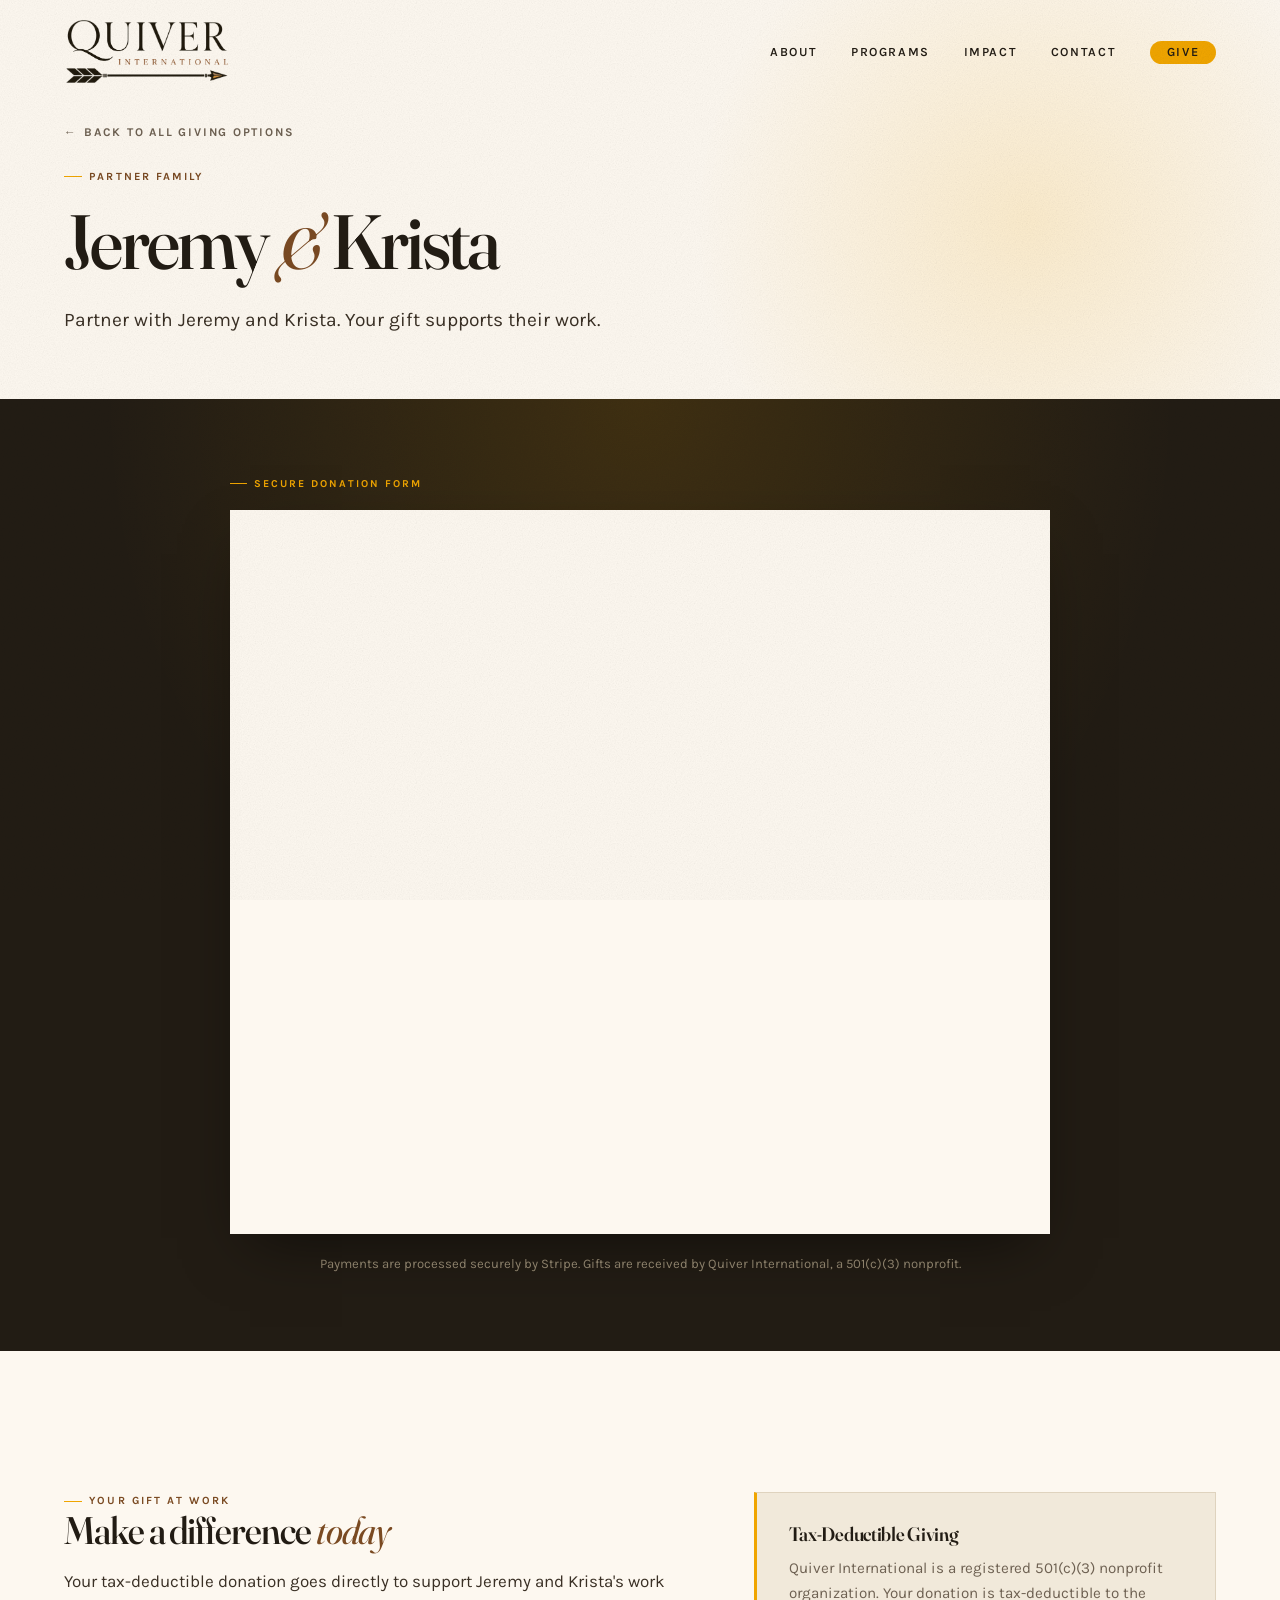
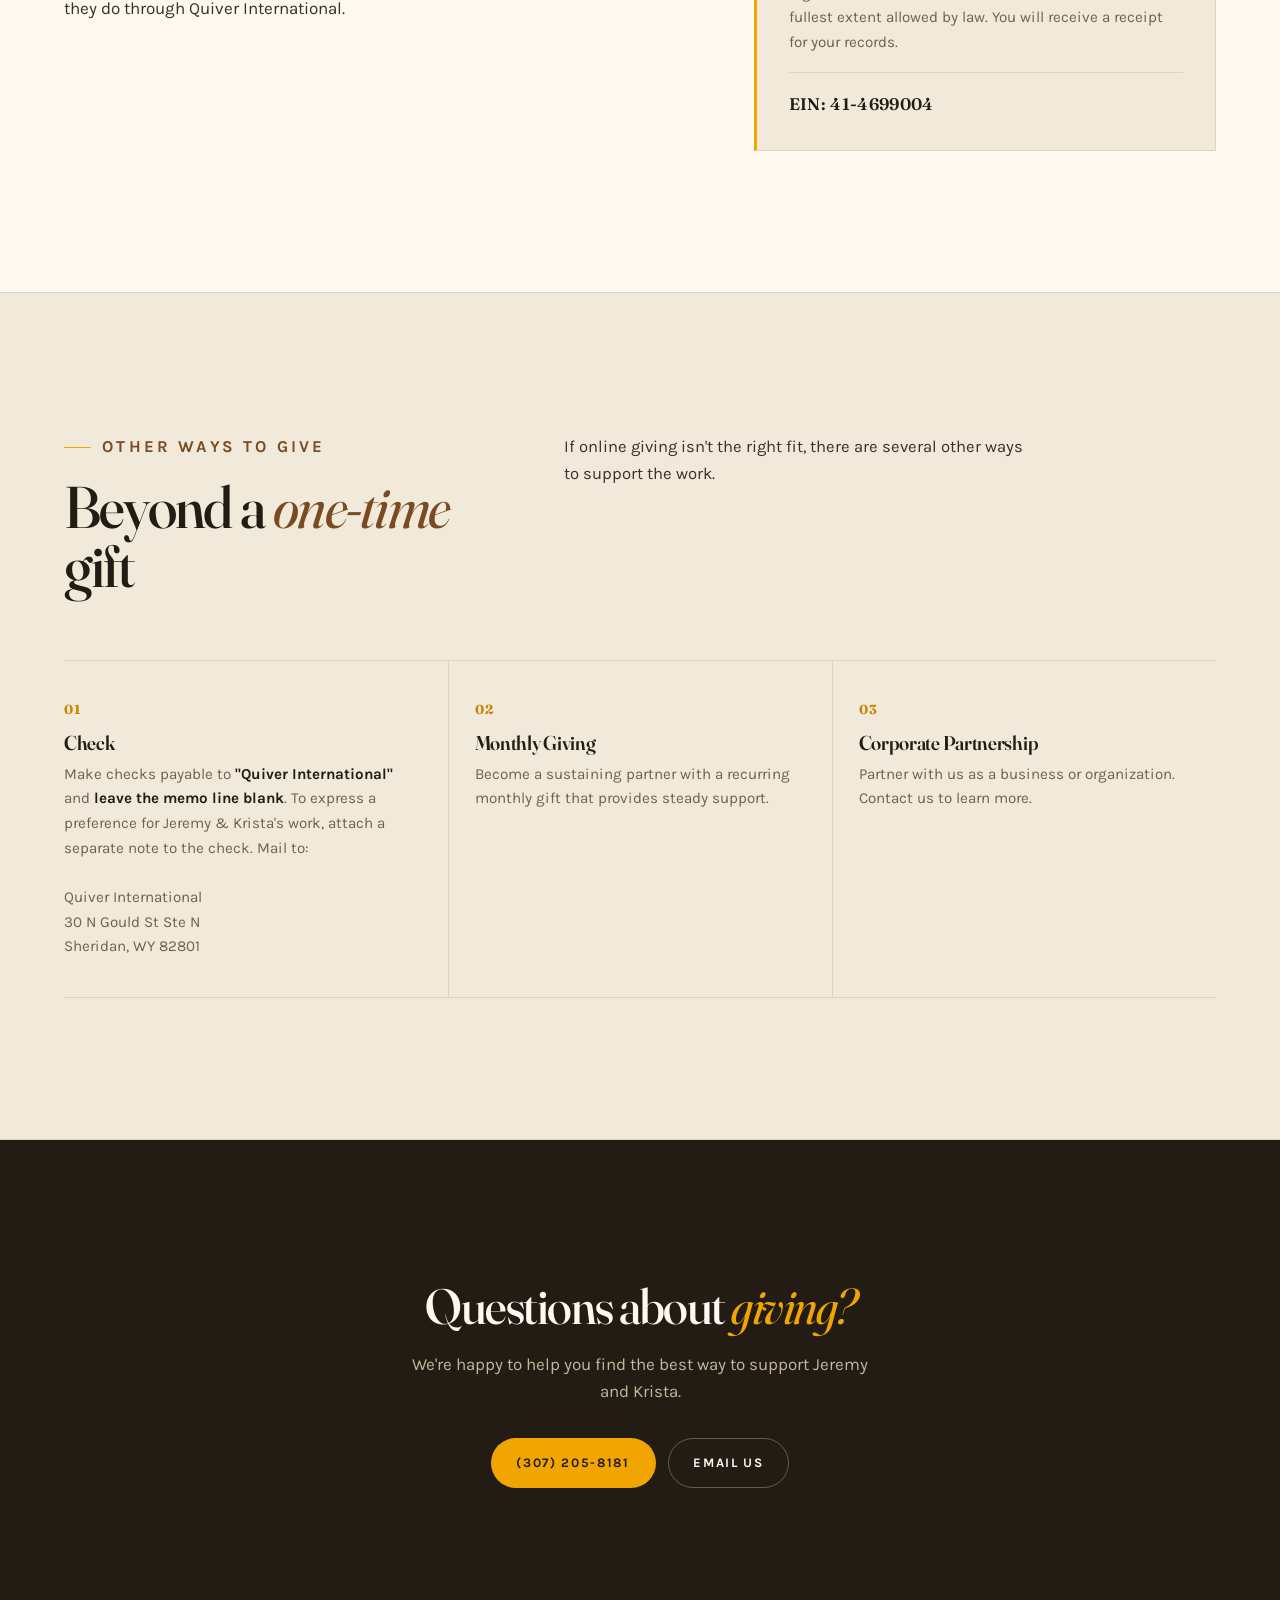
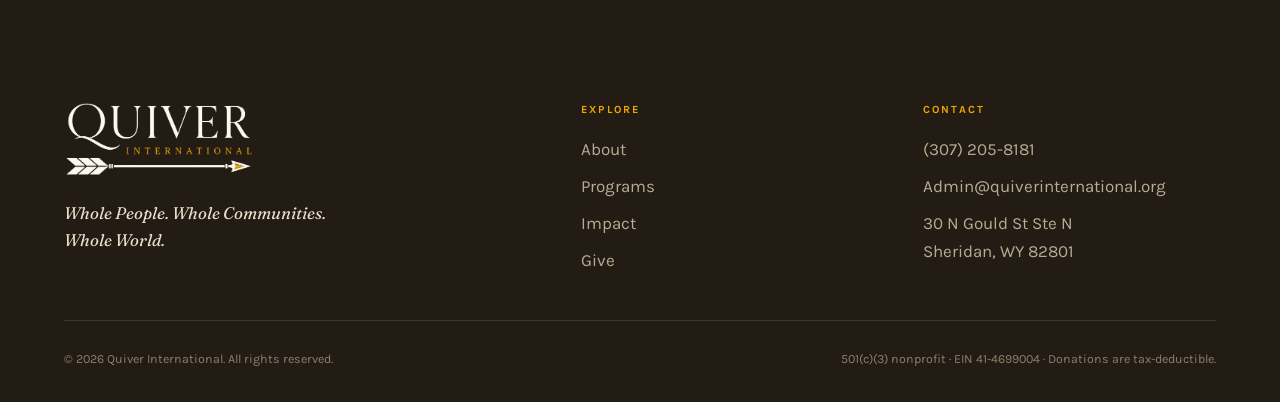
<file: give-jeremy-krista.html>
<!DOCTYPE html>
<html lang="en">
<head>
<meta charset="utf-8">
<meta name="viewport" content="width=device-width, initial-scale=1">
<title>Give to Jeremy &amp; Krista | Quiver International</title>
<meta name="description" content="Partner with Jeremy and Krista. Your tax-deductible gift supports the work they do through Quiver International.">
<meta name="theme-color" content="#FDF8F0">
<meta name="color-scheme" content="light">
<link rel="icon" type="image/svg+xml" href="assets/images/favicon.svg">
<link rel="preconnect" href="https://fonts.googleapis.com">
<link rel="preconnect" href="https://fonts.gstatic.com" crossorigin>
<link href="https://fonts.googleapis.com/css2?family=Fraunces:ital,opsz,wght@0,9..144,300..900;1,9..144,300..900&family=Karla:ital,wght@0,300..800;1,300..800&display=swap" rel="stylesheet">
<link rel="stylesheet" href="assets/css/site.css">
</head>
<body>

<header class="nav" id="nav">
  <div class="wrap nav-in">
    <a href="index.html" class="brandmark" aria-label="Quiver International, home">
      <img src="assets/images/quiver-logo.png" alt="Quiver International">
    </a>

    <nav>
      <ul class="nav-links" id="menu">
        <li><a href="index.html#about">About</a></li>
        <li><a href="index.html#programs">Programs</a></li>
        <li><a href="index.html#impact">Impact</a></li>
        <li><a href="index.html#contact">Contact</a></li>
        <li><a href="give.html" class="nav-give">Give</a></li>
      </ul>
    </nav>

    <button class="burger" id="burger" aria-label="Menu" aria-expanded="false" aria-controls="menu">
      <span></span><span></span><span></span>
    </button>
  </div>
</header>

<main id="top">

<!-- ══ HERO ═════════════════════════════════════════════ -->
<section class="page-hero">
  <div class="wrap">
    <a href="give.html" class="backlink"><span aria-hidden="true">&larr;</span> Back to all giving options</a>
    <p class="eyebrow">Partner family</p>
    <h1>Jeremy <em>&amp;</em> Krista</h1>
    <p class="lede">Partner with Jeremy and Krista. Your gift supports their work.</p>
  </div>
</section>

<!-- ══ DONATION FORM ════════════════════════════════════ -->
<section class="sec donate" style="padding-block:clamp(3rem,6vw,5rem)">
  <div class="wrap">
    <p class="donate-label">Secure donation form</p>
    <div class="donate-frame rv">
      <iframe
        src="https://anchorcrm.io/donate/quiver-international/jeremy-krista-family?v=3"
        title="Donation Form"
        allow="payment"
        loading="lazy"></iframe>
    </div>
    <p class="donate-note">Payments are processed securely by Stripe. Gifts are received by Quiver International, a 501(c)(3) nonprofit.</p>
  </div>
</section>

<!-- ══ WHERE IT GOES ════════════════════════════════════ -->
<section class="sec">
  <div class="wrap split">
    <div class="rv">
      <p class="eyebrow">Your gift at work</p>
      <h2>Make a difference <em>today</em></h2>
      <p>Your tax-deductible donation goes directly to support Jeremy and Krista's work they do through Quiver International.</p>
    </div>

    <aside class="notice rv">
      <h3>Tax-Deductible Giving</h3>
      <p>Quiver International is a registered 501(c)(3) nonprofit organization. Your donation is tax-deductible to the fullest extent allowed by law. You will receive a receipt for your records.</p>
      <p class="ein">EIN: 41-4699004</p>
    </aside>
  </div>
</section>

<!-- ══ OTHER WAYS ═══════════════════════════════════════ -->
<section class="sec about">
  <div class="wrap">
    <div class="sec-head rv">
      <div>
        <p class="eyebrow">Other ways to give</p>
        <h2>Beyond a <em>one-time</em> gift</h2>
      </div>
      <p>If online giving isn't the right fit, there are several other ways to support the work.</p>
    </div>

    <div class="ways rv">
      <div class="way">
        <i>01</i>
        <h3>Check</h3>
        <p>Make checks payable to <strong>"Quiver International"</strong> and <strong>leave the memo line blank</strong>. To express a preference for Jeremy &amp; Krista's work, attach a separate note to the check. Mail to:<br><br>Quiver International<br>30 N Gould St Ste N<br>Sheridan, WY 82801</p>
      </div>
      <div class="way">
        <i>02</i>
        <h3>Monthly Giving</h3>
        <p>Become a sustaining partner with a recurring monthly gift that provides steady support.</p>
      </div>
      <div class="way">
        <i>03</i>
        <h3>Corporate Partnership</h3>
        <p>Partner with us as a business or organization. Contact us to learn more.</p>
      </div>
    </div>
  </div>
</section>

<!-- ══ HELP ═════════════════════════════════════════════ -->
<section class="sec help">
  <div class="wrap rv">
    <h2>Questions about <em>giving?</em></h2>
    <p>We're happy to help you find the best way to support Jeremy and Krista.</p>
    <div class="help-cta">
      <a href="tel:+13072058181" class="btn btn-solid">(307) 205-8181</a>
      <a href="mailto:Admin@quiverinternational.org" class="btn btn-ghost">Email Us</a>
    </div>
  </div>
</section>

</main>

<footer>
  <div class="wrap">
    <div class="foot-grid">
      <div>
        <div class="foot-mark">
          <span class="brandmark"><img src="assets/images/quiver-logo-light.png" alt="Quiver International"></span>
        </div>
        <p class="foot-tag">Whole People. Whole Communities. Whole World.</p>
      </div>
      <div>
        <h5>Explore</h5>
        <ul>
          <li><a href="index.html#about">About</a></li>
          <li><a href="index.html#programs">Programs</a></li>
          <li><a href="index.html#impact">Impact</a></li>
          <li><a href="give.html">Give</a></li>
        </ul>
      </div>
      <div>
        <h5>Contact</h5>
        <ul>
          <li><a href="tel:+13072058181">(307) 205-8181</a></li>
          <li><a href="mailto:Admin@quiverinternational.org">Admin@quiverinternational.org</a></li>
          <li>30 N Gould St Ste N<br>Sheridan, WY 82801</li>
        </ul>
      </div>
    </div>
    <div class="foot-bot">
      <span>&copy; 2026 Quiver International. All rights reserved.</span>
      <span>501(c)(3) nonprofit &middot; EIN 41-4699004 &middot; Donations are tax-deductible.</span>
    </div>
  </div>
</footer>

<script src="assets/js/site.js"></script>
</body>
</html>
</file>
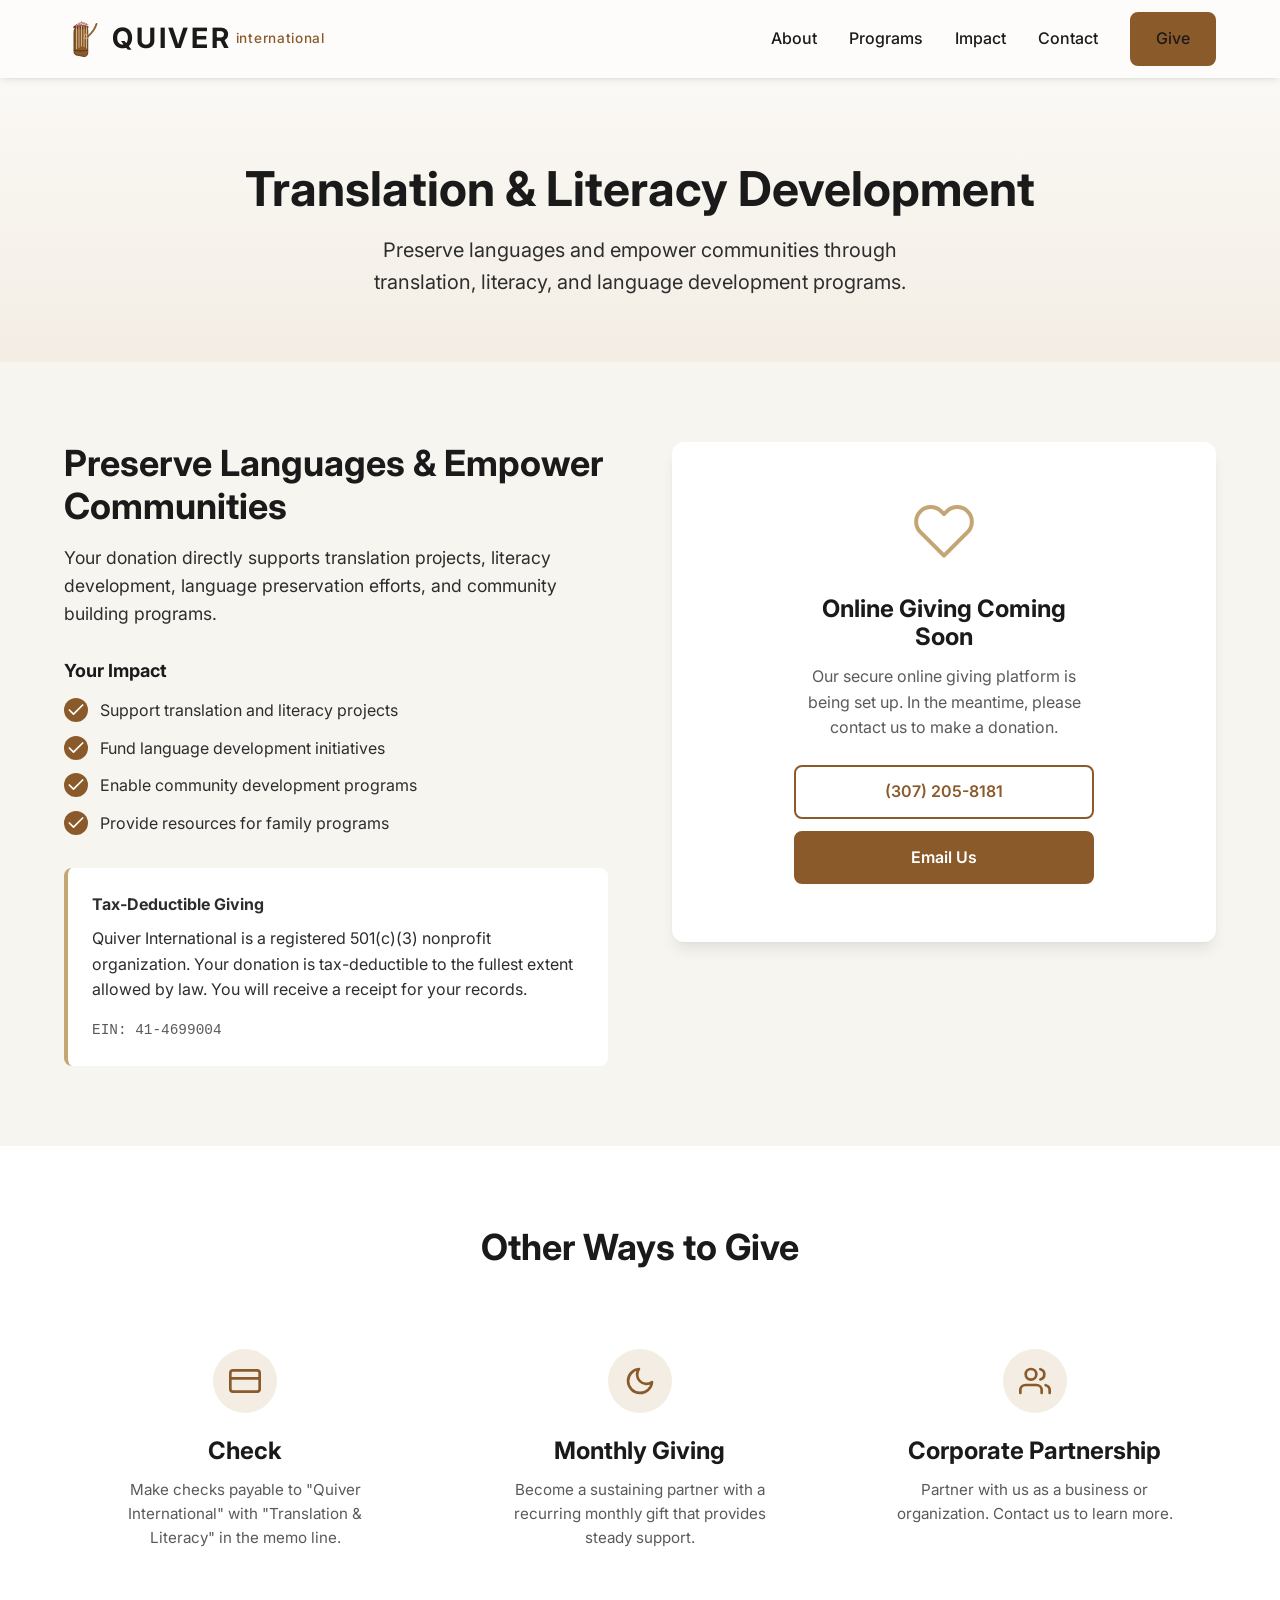
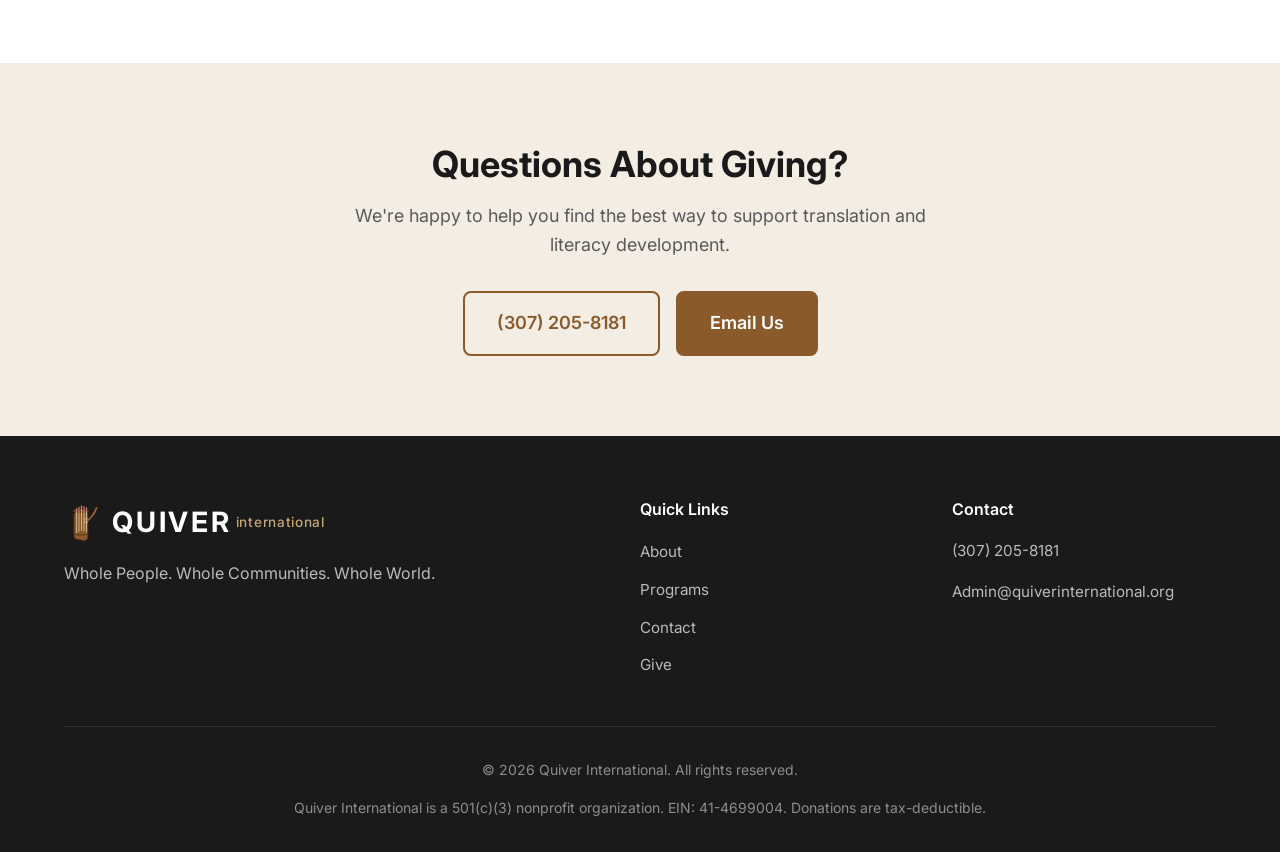
<file: give-translation.html>
<!DOCTYPE html>
<html lang="en">
<head>
    <meta charset="UTF-8">
    <meta name="viewport" content="width=device-width, initial-scale=1.0">
    <title>Translation & Literacy Development | Quiver International</title>
    <meta name="description" content="Support translation, literacy, and language development through Quiver International. Your donation helps preserve languages and empower communities.">
    <link rel="icon" type="image/svg+xml" href="assets/images/favicon.svg">
    <link rel="stylesheet" href="assets/css/style.css">
    <link rel="preconnect" href="https://fonts.googleapis.com">
    <link rel="preconnect" href="https://fonts.gstatic.com" crossorigin>
    <link href="https://fonts.googleapis.com/css2?family=Inter:wght@400;500;600;700;800&display=swap" rel="stylesheet">
</head>
<body>
    <!-- Navigation -->
    <nav class="navbar scrolled">
        <div class="container">
            <a href="index.html" class="logo">
                <img src="assets/images/favicon.svg" alt="" class="logo-icon">
                <span class="logo-text">QUIVER</span>
                <span class="logo-accent">international</span>
            </a>
            <button class="nav-toggle" aria-label="Toggle navigation">
                <span></span>
                <span></span>
                <span></span>
            </button>
            <ul class="nav-menu">
                <li><a href="index.html#about">About</a></li>
                <li><a href="index.html#programs">Programs</a></li>
                <li><a href="index.html#impact">Impact</a></li>
                <li><a href="index.html#contact">Contact</a></li>
                <li><a href="give.html" class="btn btn-primary">Give</a></li>
            </ul>
        </div>
    </nav>

    <!-- Give Hero -->
    <header class="page-hero">
        <div class="container">
            <h1>Translation & Literacy Development</h1>
            <p>Preserve languages and empower communities through translation, literacy, and language development programs.</p>
        </div>
    </header>

    <!-- Give Section -->
    <section class="section give-section">
        <div class="container">
            <div class="give-content">
                <div class="give-info">
                    <h2>Preserve Languages & Empower Communities</h2>
                    <p>Your donation directly supports translation projects, literacy development, language preservation efforts, and community building programs.</p>

                    <div class="give-impact">
                        <h3>Your Impact</h3>
                        <ul class="impact-list">
                            <li>
                                <span class="impact-icon">
                                    <svg xmlns="http://www.w3.org/2000/svg" width="20" height="20" viewBox="0 0 24 24" fill="none" stroke="currentColor" stroke-width="2" stroke-linecap="round" stroke-linejoin="round"><polyline points="20 6 9 17 4 12"></polyline></svg>
                                </span>
                                <span>Support translation and literacy projects</span>
                            </li>
                            <li>
                                <span class="impact-icon">
                                    <svg xmlns="http://www.w3.org/2000/svg" width="20" height="20" viewBox="0 0 24 24" fill="none" stroke="currentColor" stroke-width="2" stroke-linecap="round" stroke-linejoin="round"><polyline points="20 6 9 17 4 12"></polyline></svg>
                                </span>
                                <span>Fund language development initiatives</span>
                            </li>
                            <li>
                                <span class="impact-icon">
                                    <svg xmlns="http://www.w3.org/2000/svg" width="20" height="20" viewBox="0 0 24 24" fill="none" stroke="currentColor" stroke-width="2" stroke-linecap="round" stroke-linejoin="round"><polyline points="20 6 9 17 4 12"></polyline></svg>
                                </span>
                                <span>Enable community development programs</span>
                            </li>
                            <li>
                                <span class="impact-icon">
                                    <svg xmlns="http://www.w3.org/2000/svg" width="20" height="20" viewBox="0 0 24 24" fill="none" stroke="currentColor" stroke-width="2" stroke-linecap="round" stroke-linejoin="round"><polyline points="20 6 9 17 4 12"></polyline></svg>
                                </span>
                                <span>Provide resources for family programs</span>
                            </li>
                        </ul>
                    </div>

                    <div class="tax-info">
                        <p><strong>Tax-Deductible Giving</strong></p>
                        <p>Quiver International is a registered 501(c)(3) nonprofit organization. Your donation is tax-deductible to the fullest extent allowed by law. You will receive a receipt for your records.</p>
                        <p class="ein">EIN: 41-4699004</p>
                    </div>
                </div>

                <div class="give-form-wrapper">
                    <div class="give-form-container">
                        <!--
                        =============================================
                        IFRAME PLACEHOLDER FOR ANCHORCRM.IO
                        Translation & Literacy Development Fund
                        =============================================
                        Replace this placeholder with your AnchorCRM
                        giving form iframe. Example:

                        <iframe
                            src="https://quiverinternational.anchorcrm.io/give/translation-literacy/embed"
                            width="100%"
                            height="600"
                            frameborder="0"
                            title="Translation & Literacy Donation Form">
                        </iframe>
                        =============================================
                        -->
                        <div id="giving-form-placeholder" class="giving-placeholder">
                            <div class="placeholder-content">
                                <svg xmlns="http://www.w3.org/2000/svg" width="64" height="64" viewBox="0 0 24 24" fill="none" stroke="currentColor" stroke-width="1.5" stroke-linecap="round" stroke-linejoin="round"><path d="M20.84 4.61a5.5 5.5 0 0 0-7.78 0L12 5.67l-1.06-1.06a5.5 5.5 0 0 0-7.78 7.78l1.06 1.06L12 21.23l7.78-7.78 1.06-1.06a5.5 5.5 0 0 0 0-7.78z"></path></svg>
                                <h3>Online Giving Coming Soon</h3>
                                <p>Our secure online giving platform is being set up. In the meantime, please contact us to make a donation.</p>
                                <div class="placeholder-contact">
                                    <a href="tel:+13072058181" class="btn btn-outline">(307) 205-8181</a>
                                    <a href="mailto:Admin@quiverinternational.org" class="btn btn-primary">Email Us</a>
                                </div>
                            </div>
                        </div>
                    </div>
                </div>
            </div>
        </div>
    </section>

    <!-- Other Ways to Give -->
    <section class="section other-giving">
        <div class="container">
            <div class="section-header">
                <h2>Other Ways to Give</h2>
            </div>
            <div class="giving-options">
                <div class="giving-option">
                    <div class="giving-option-icon">
                        <svg xmlns="http://www.w3.org/2000/svg" width="32" height="32" viewBox="0 0 24 24" fill="none" stroke="currentColor" stroke-width="2" stroke-linecap="round" stroke-linejoin="round"><rect x="1" y="4" width="22" height="16" rx="2" ry="2"></rect><line x1="1" y1="10" x2="23" y2="10"></line></svg>
                    </div>
                    <h3>Check</h3>
                    <p>Make checks payable to "Quiver International" with "Translation & Literacy" in the memo line.</p>
                </div>
                <div class="giving-option">
                    <div class="giving-option-icon">
                        <svg xmlns="http://www.w3.org/2000/svg" width="32" height="32" viewBox="0 0 24 24" fill="none" stroke="currentColor" stroke-width="2" stroke-linecap="round" stroke-linejoin="round"><path d="M21 12.79A9 9 0 1 1 11.21 3 7 7 0 0 0 21 12.79z"></path></svg>
                    </div>
                    <h3>Monthly Giving</h3>
                    <p>Become a sustaining partner with a recurring monthly gift that provides steady support.</p>
                </div>
                <div class="giving-option">
                    <div class="giving-option-icon">
                        <svg xmlns="http://www.w3.org/2000/svg" width="32" height="32" viewBox="0 0 24 24" fill="none" stroke="currentColor" stroke-width="2" stroke-linecap="round" stroke-linejoin="round"><path d="M17 21v-2a4 4 0 0 0-4-4H5a4 4 0 0 0-4 4v2"></path><circle cx="9" cy="7" r="4"></circle><path d="M23 21v-2a4 4 0 0 0-3-3.87"></path><path d="M16 3.13a4 4 0 0 1 0 7.75"></path></svg>
                    </div>
                    <h3>Corporate Partnership</h3>
                    <p>Partner with us as a business or organization. Contact us to learn more.</p>
                </div>
            </div>
        </div>
    </section>

    <!-- Contact CTA -->
    <section class="section cta">
        <div class="container">
            <div class="cta-content">
                <h2>Questions About Giving?</h2>
                <p>We're happy to help you find the best way to support translation and literacy development.</p>
                <div class="cta-buttons">
                    <a href="tel:+13072058181" class="btn btn-outline btn-large">(307) 205-8181</a>
                    <a href="mailto:Admin@quiverinternational.org" class="btn btn-primary btn-large">Email Us</a>
                </div>
            </div>
        </div>
    </section>

    <!-- Footer -->
    <footer class="footer">
        <div class="container">
            <div class="footer-content">
                <div class="footer-brand">
                    <a href="index.html" class="logo">
                        <img src="assets/images/favicon.svg" alt="" class="logo-icon">
                        <span class="logo-text">QUIVER</span>
                        <span class="logo-accent">international</span>
                    </a>
                    <p>Whole People. Whole Communities. Whole World.</p>
                </div>
                <div class="footer-links">
                    <h4>Quick Links</h4>
                    <ul>
                        <li><a href="index.html#about">About</a></li>
                        <li><a href="index.html#programs">Programs</a></li>
                        <li><a href="index.html#contact">Contact</a></li>
                        <li><a href="give.html">Give</a></li>
                    </ul>
                </div>
                <div class="footer-contact">
                    <h4>Contact</h4>
                    <p><a href="tel:+13072058181">(307) 205-8181</a></p>
                    <p><a href="mailto:Admin@quiverinternational.org">Admin@quiverinternational.org</a></p>
                </div>
            </div>
            <div class="footer-bottom">
                <p>&copy; 2026 Quiver International. All rights reserved.</p>
                <p>Quiver International is a 501(c)(3) nonprofit organization. EIN: 41-4699004. Donations are tax-deductible.</p>
            </div>
        </div>
    </footer>

    <script>
        // Mobile navigation toggle
        const navToggle = document.querySelector('.nav-toggle');
        const navMenu = document.querySelector('.nav-menu');

        navToggle.addEventListener('click', () => {
            navMenu.classList.toggle('active');
            navToggle.classList.toggle('active');
        });
    </script>
</body>
</html>
</file>
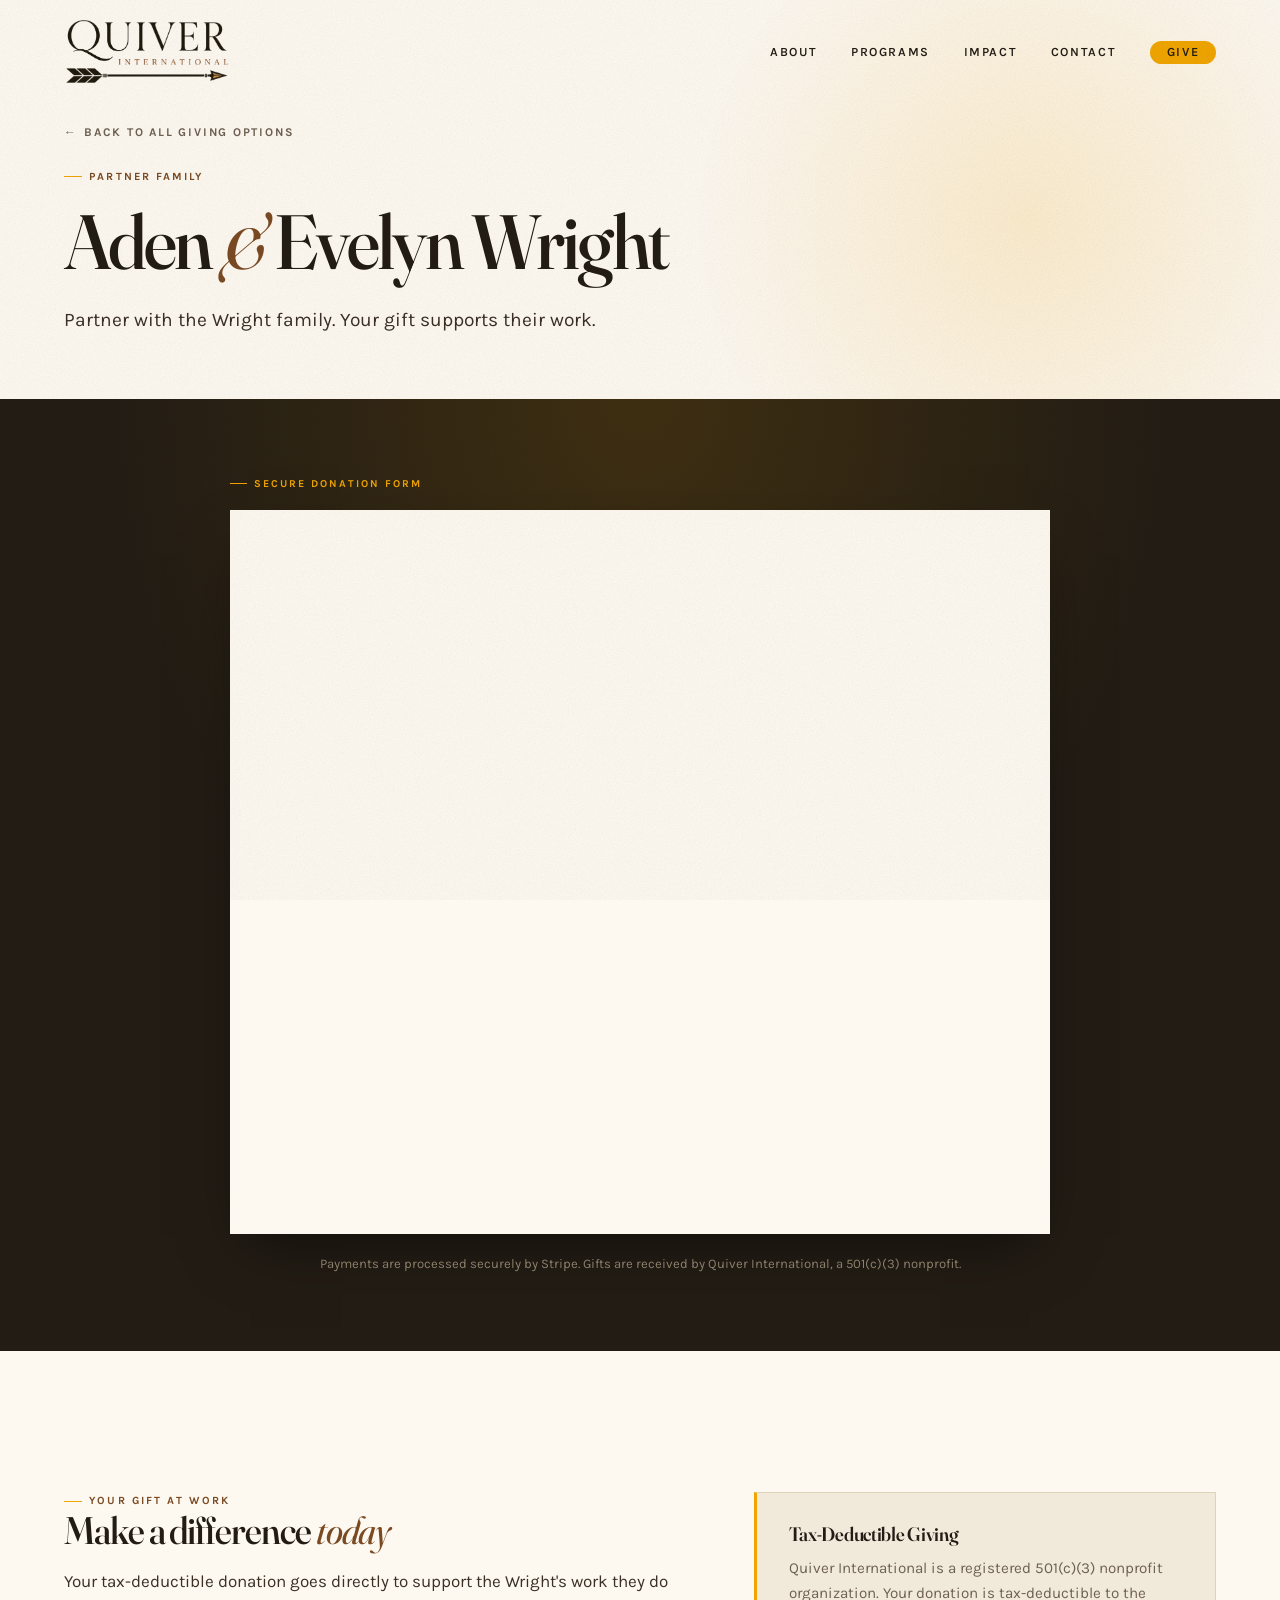
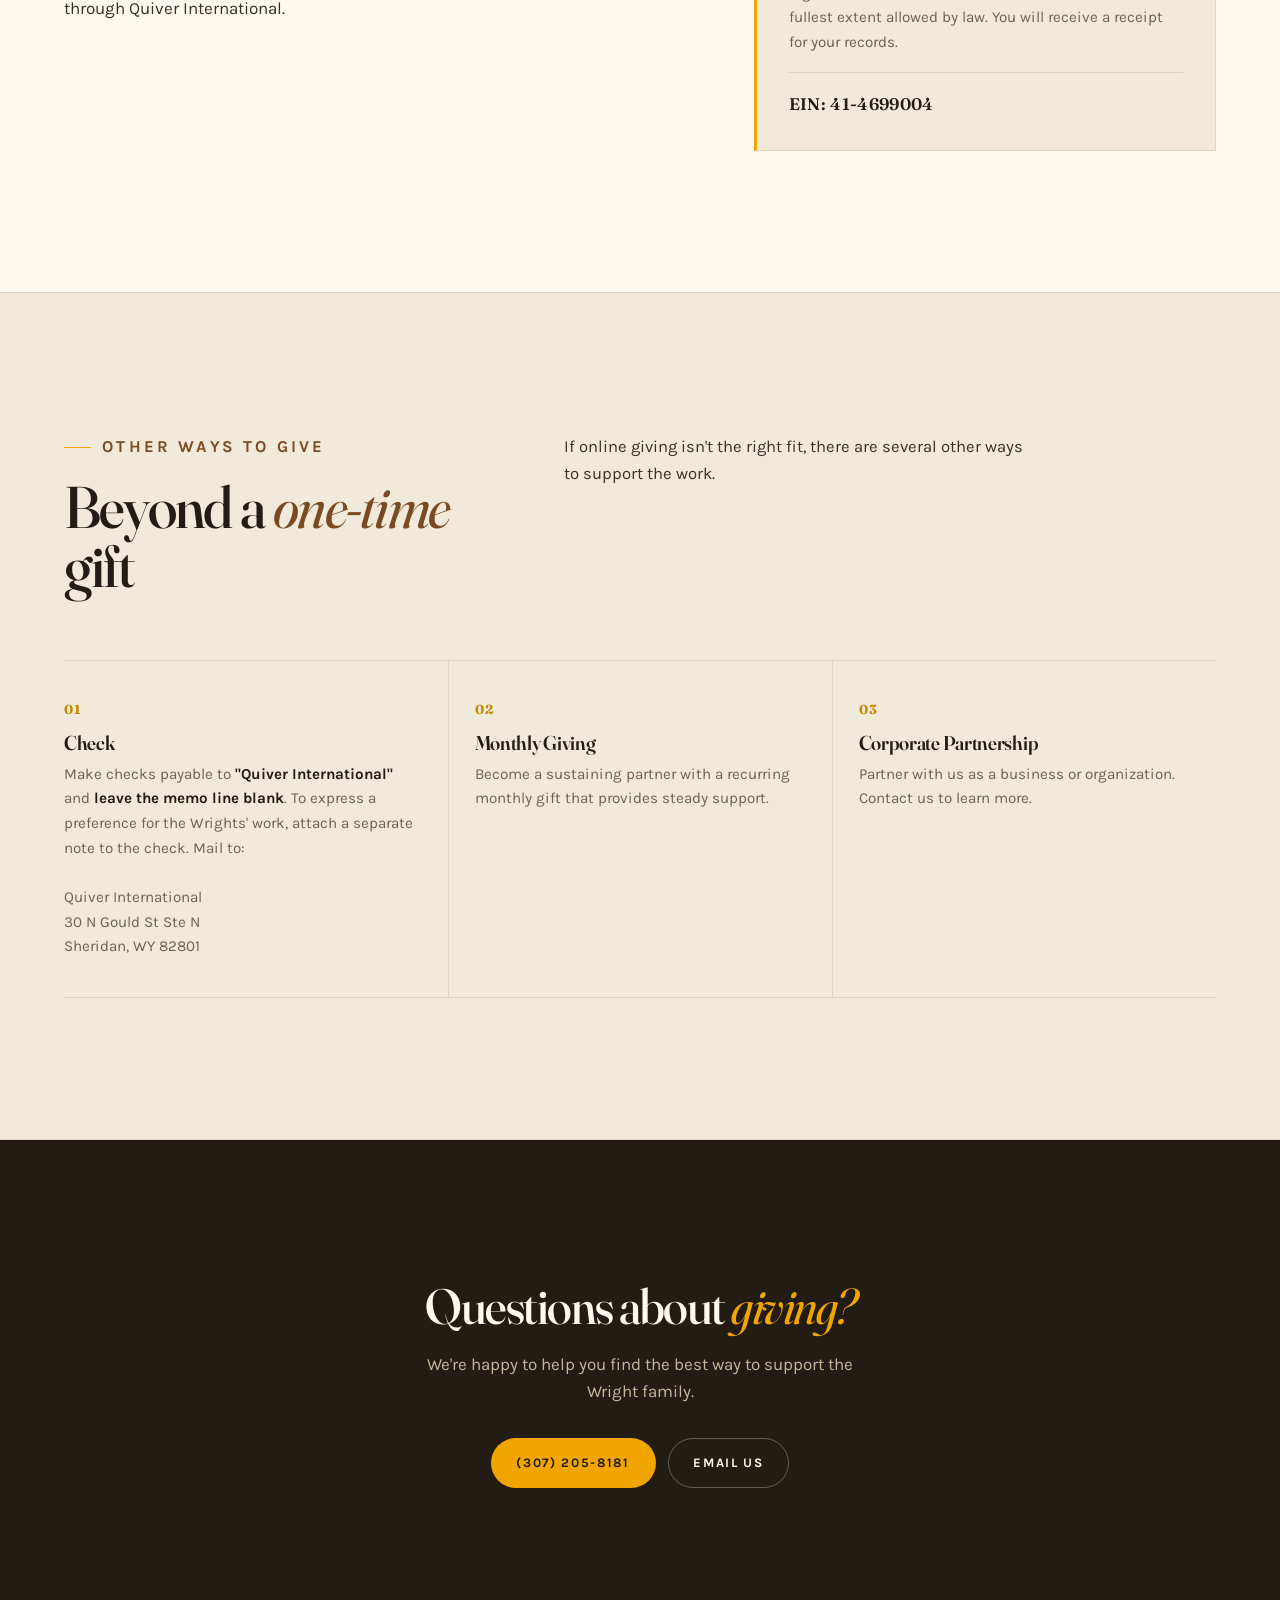
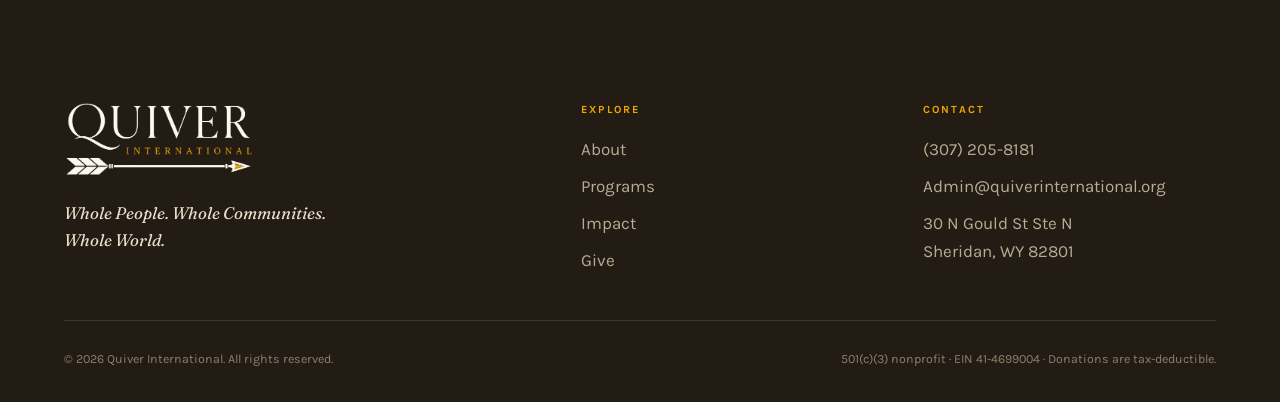
<file: give-wright.html>
<!DOCTYPE html>
<html lang="en">
<head>
<meta charset="utf-8">
<meta name="viewport" content="width=device-width, initial-scale=1">
<title>Give to Aden &amp; Evelyn Wright | Quiver International</title>
<meta name="description" content="Partner with the Wright family. Your tax-deductible gift supports the work they do through Quiver International.">
<meta name="theme-color" content="#FDF8F0">
<meta name="color-scheme" content="light">
<link rel="icon" type="image/svg+xml" href="assets/images/favicon.svg">
<link rel="preconnect" href="https://fonts.googleapis.com">
<link rel="preconnect" href="https://fonts.gstatic.com" crossorigin>
<link href="https://fonts.googleapis.com/css2?family=Fraunces:ital,opsz,wght@0,9..144,300..900;1,9..144,300..900&family=Karla:ital,wght@0,300..800;1,300..800&display=swap" rel="stylesheet">
<link rel="stylesheet" href="assets/css/site.css">
</head>
<body>

<header class="nav" id="nav">
  <div class="wrap nav-in">
    <a href="index.html" class="brandmark" aria-label="Quiver International, home">
      <img src="assets/images/quiver-logo.png" alt="Quiver International">
    </a>

    <nav>
      <ul class="nav-links" id="menu">
        <li><a href="index.html#about">About</a></li>
        <li><a href="index.html#programs">Programs</a></li>
        <li><a href="index.html#impact">Impact</a></li>
        <li><a href="index.html#contact">Contact</a></li>
        <li><a href="give.html" class="nav-give">Give</a></li>
      </ul>
    </nav>

    <button class="burger" id="burger" aria-label="Menu" aria-expanded="false" aria-controls="menu">
      <span></span><span></span><span></span>
    </button>
  </div>
</header>

<main id="top">

<!-- ══ HERO ═════════════════════════════════════════════ -->
<section class="page-hero">
  <div class="wrap">
    <a href="give.html" class="backlink"><span aria-hidden="true">&larr;</span> Back to all giving options</a>
    <p class="eyebrow">Partner family</p>
    <h1>Aden <em>&amp;</em> Evelyn Wright</h1>
    <p class="lede">Partner with the Wright family. Your gift supports their work.</p>
  </div>
</section>

<!-- ══ DONATION FORM ════════════════════════════════════ -->
<section class="sec donate" style="padding-block:clamp(3rem,6vw,5rem)">
  <div class="wrap">
    <p class="donate-label">Secure donation form</p>
    <div class="donate-frame rv">
      <iframe
        src="https://anchorcrm.io/donate/quiver-international/a-e-wright?v=3"
        title="Donation Form"
        allow="payment"
        loading="lazy"></iframe>
    </div>
    <p class="donate-note">Payments are processed securely by Stripe. Gifts are received by Quiver International, a 501(c)(3) nonprofit.</p>
  </div>
</section>

<!-- ══ WHERE IT GOES ════════════════════════════════════ -->
<section class="sec">
  <div class="wrap split">
    <div class="rv">
      <p class="eyebrow">Your gift at work</p>
      <h2>Make a difference <em>today</em></h2>
      <p>Your tax-deductible donation goes directly to support the Wright's work they do through Quiver International.</p>
    </div>

    <aside class="notice rv">
      <h3>Tax-Deductible Giving</h3>
      <p>Quiver International is a registered 501(c)(3) nonprofit organization. Your donation is tax-deductible to the fullest extent allowed by law. You will receive a receipt for your records.</p>
      <p class="ein">EIN: 41-4699004</p>
    </aside>
  </div>
</section>

<!-- ══ OTHER WAYS ═══════════════════════════════════════ -->
<section class="sec about">
  <div class="wrap">
    <div class="sec-head rv">
      <div>
        <p class="eyebrow">Other ways to give</p>
        <h2>Beyond a <em>one-time</em> gift</h2>
      </div>
      <p>If online giving isn't the right fit, there are several other ways to support the work.</p>
    </div>

    <div class="ways rv">
      <div class="way">
        <i>01</i>
        <h3>Check</h3>
        <p>Make checks payable to <strong>"Quiver International"</strong> and <strong>leave the memo line blank</strong>. To express a preference for the Wrights' work, attach a separate note to the check. Mail to:<br><br>Quiver International<br>30 N Gould St Ste N<br>Sheridan, WY 82801</p>
      </div>
      <div class="way">
        <i>02</i>
        <h3>Monthly Giving</h3>
        <p>Become a sustaining partner with a recurring monthly gift that provides steady support.</p>
      </div>
      <div class="way">
        <i>03</i>
        <h3>Corporate Partnership</h3>
        <p>Partner with us as a business or organization. Contact us to learn more.</p>
      </div>
    </div>
  </div>
</section>

<!-- ══ HELP ═════════════════════════════════════════════ -->
<section class="sec help">
  <div class="wrap rv">
    <h2>Questions about <em>giving?</em></h2>
    <p>We're happy to help you find the best way to support the Wright family.</p>
    <div class="help-cta">
      <a href="tel:+13072058181" class="btn btn-solid">(307) 205-8181</a>
      <a href="mailto:Admin@quiverinternational.org" class="btn btn-ghost">Email Us</a>
    </div>
  </div>
</section>

</main>

<footer>
  <div class="wrap">
    <div class="foot-grid">
      <div>
        <div class="foot-mark">
          <span class="brandmark"><img src="assets/images/quiver-logo-light.png" alt="Quiver International"></span>
        </div>
        <p class="foot-tag">Whole People. Whole Communities. Whole World.</p>
      </div>
      <div>
        <h5>Explore</h5>
        <ul>
          <li><a href="index.html#about">About</a></li>
          <li><a href="index.html#programs">Programs</a></li>
          <li><a href="index.html#impact">Impact</a></li>
          <li><a href="give.html">Give</a></li>
        </ul>
      </div>
      <div>
        <h5>Contact</h5>
        <ul>
          <li><a href="tel:+13072058181">(307) 205-8181</a></li>
          <li><a href="mailto:Admin@quiverinternational.org">Admin@quiverinternational.org</a></li>
          <li>30 N Gould St Ste N<br>Sheridan, WY 82801</li>
        </ul>
      </div>
    </div>
    <div class="foot-bot">
      <span>&copy; 2026 Quiver International. All rights reserved.</span>
      <span>501(c)(3) nonprofit &middot; EIN 41-4699004 &middot; Donations are tax-deductible.</span>
    </div>
  </div>
</footer>

<script src="assets/js/site.js"></script>
</body>
</html>
</file>
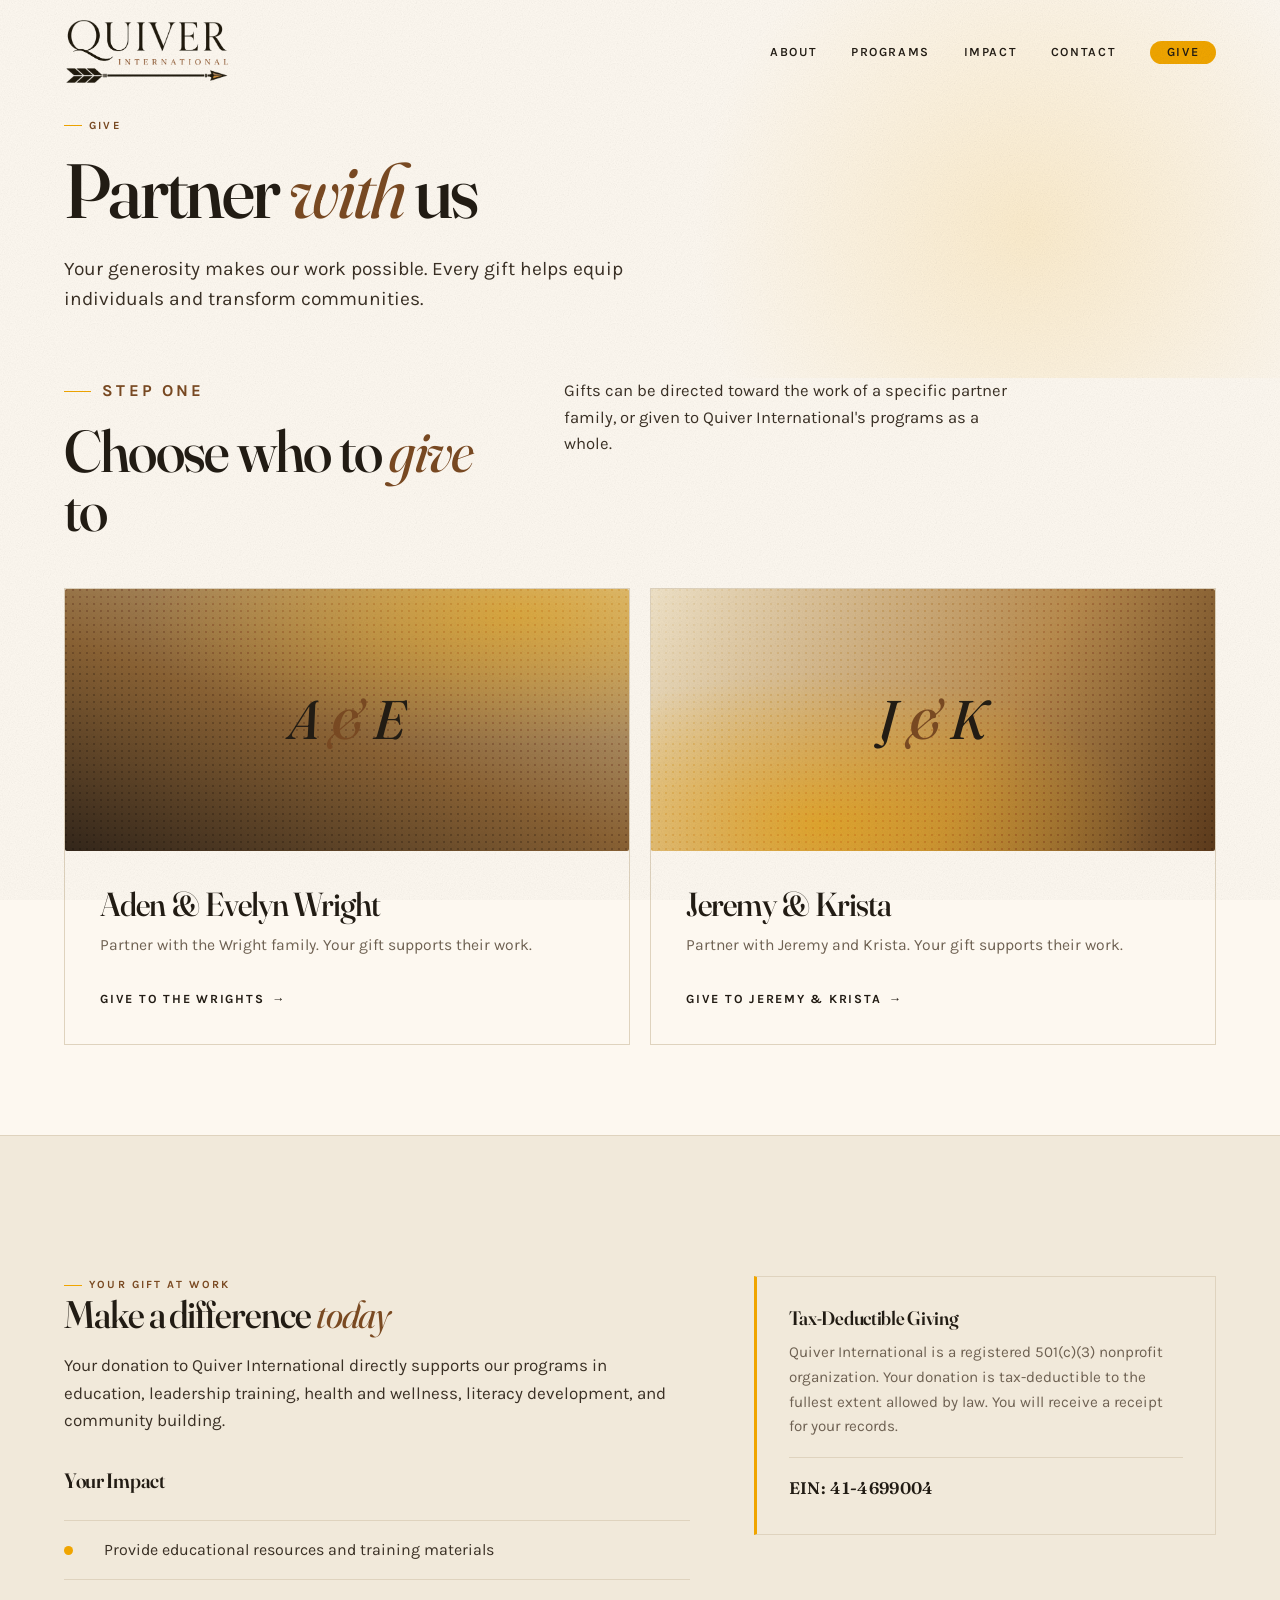
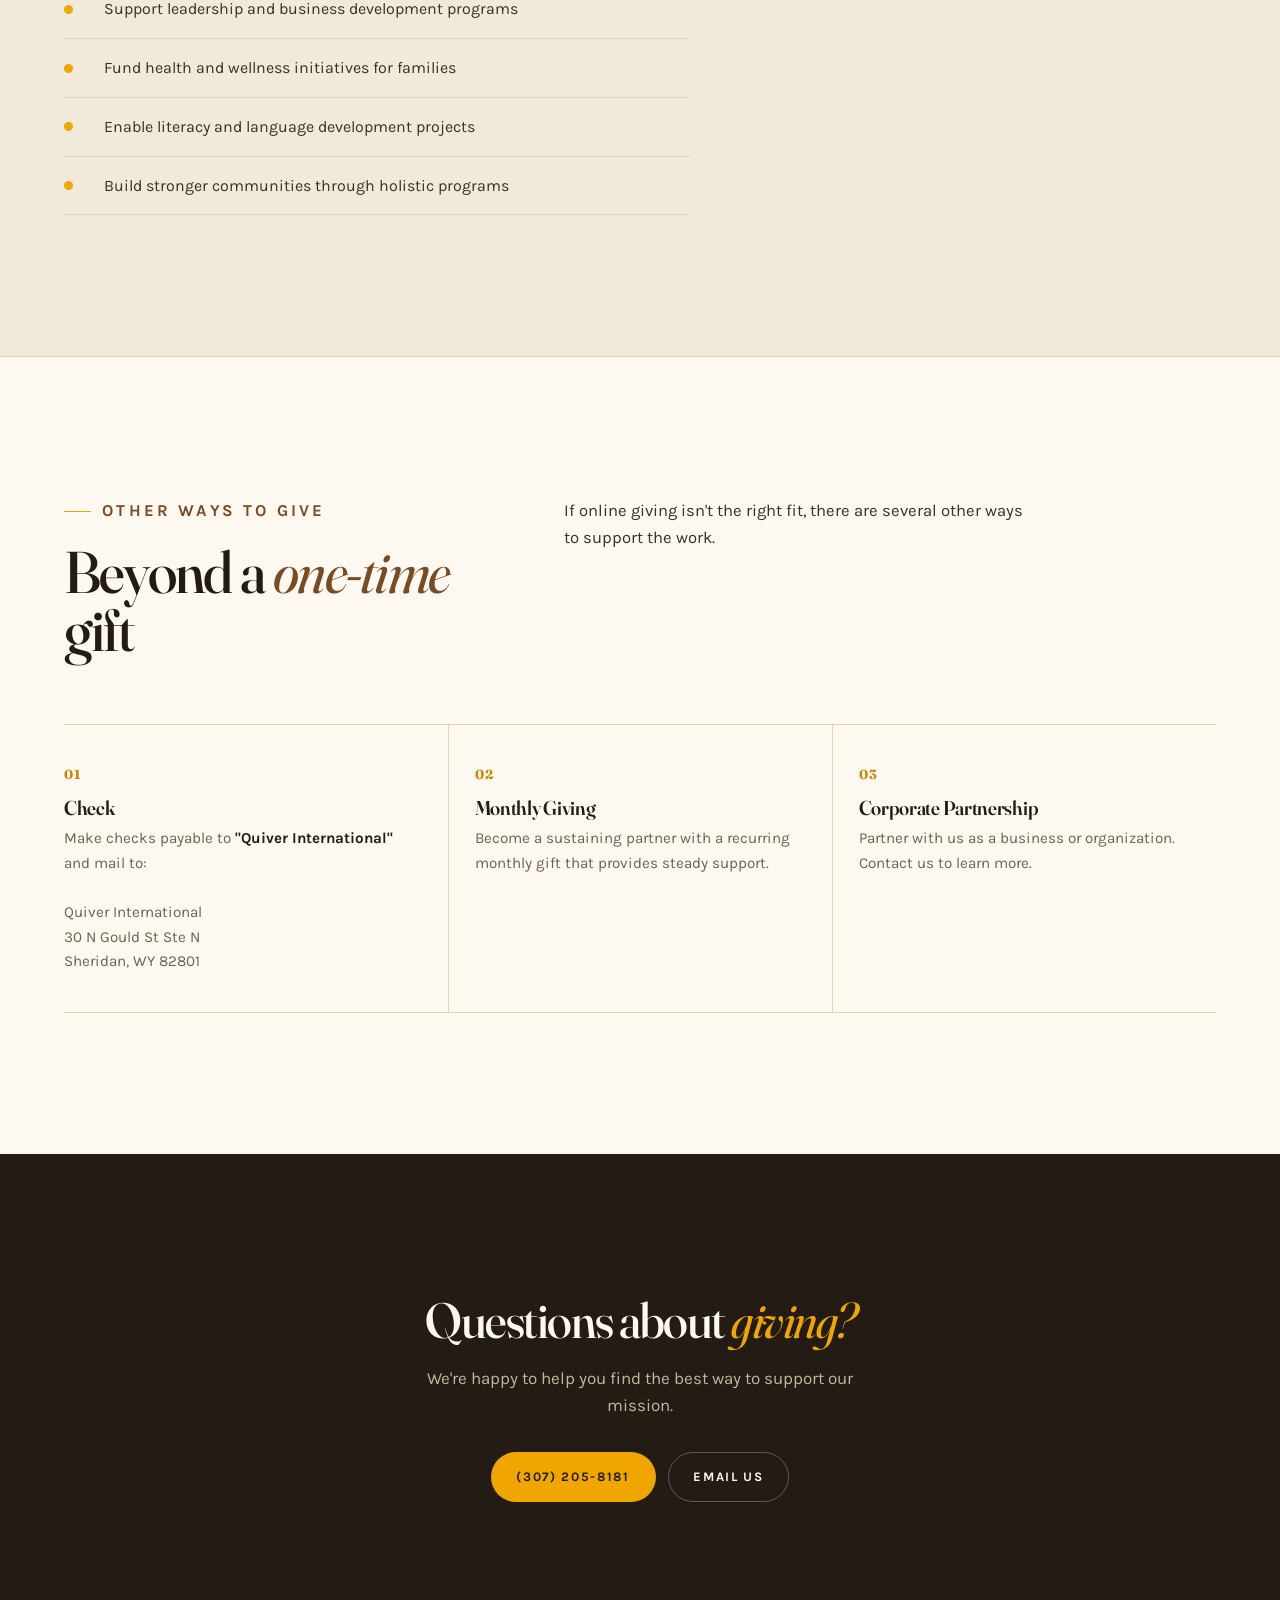
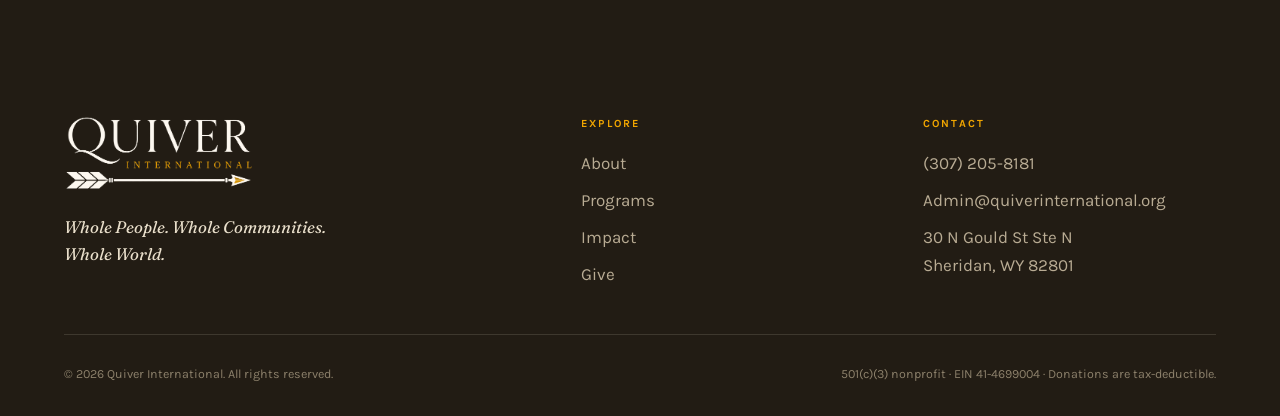
<file: give.html>
<!DOCTYPE html>
<html lang="en">
<head>
<meta charset="utf-8">
<meta name="viewport" content="width=device-width, initial-scale=1">
<title>Give | Quiver International</title>
<meta name="description" content="Your generosity makes our work possible. Choose who to partner with and give to Quiver International — a 501(c)(3) nonprofit.">
<meta name="theme-color" content="#FDF8F0">
<meta name="color-scheme" content="light">
<link rel="icon" type="image/svg+xml" href="assets/images/favicon.svg">
<link rel="preconnect" href="https://fonts.googleapis.com">
<link rel="preconnect" href="https://fonts.gstatic.com" crossorigin>
<link href="https://fonts.googleapis.com/css2?family=Fraunces:ital,opsz,wght@0,9..144,300..900;1,9..144,300..900&family=Karla:ital,wght@0,300..800;1,300..800&display=swap" rel="stylesheet">
<link rel="stylesheet" href="assets/css/site.css">
</head>
<body>

<header class="nav" id="nav">
  <div class="wrap nav-in">
    <a href="index.html" class="brandmark" aria-label="Quiver International, home">
      <img src="assets/images/quiver-logo.png" alt="Quiver International">
    </a>

    <nav>
      <ul class="nav-links" id="menu">
        <li><a href="index.html#about">About</a></li>
        <li><a href="index.html#programs">Programs</a></li>
        <li><a href="index.html#impact">Impact</a></li>
        <li><a href="index.html#contact">Contact</a></li>
        <li><a href="give.html" class="nav-give">Give</a></li>
      </ul>
    </nav>

    <button class="burger" id="burger" aria-label="Menu" aria-expanded="false" aria-controls="menu">
      <span></span><span></span><span></span>
    </button>
  </div>
</header>

<main id="top">

<!-- ══ HERO ═════════════════════════════════════════════ -->
<section class="page-hero">
  <div class="wrap">
    <p class="eyebrow">Give</p>
    <h1>Partner <em>with</em> us</h1>
    <p class="lede">Your generosity makes our work possible. Every gift helps equip individuals and transform communities.</p>
  </div>
</section>

<!-- ══ CHOOSE A PARTNER ═════════════════════════════════ -->
<section class="sec" style="padding-top:0;padding-bottom:clamp(3.5rem,7vw,6rem)">
  <div class="wrap">
    <div class="sec-head rv" style="margin-bottom:clamp(1.5rem,3vw,2.5rem)">
      <div>
        <p class="eyebrow">Step one</p>
        <h2>Choose who to <em>give</em> to</h2>
      </div>
      <p>Gifts can be directed toward the work of a specific partner family, or given to Quiver International's programs as a whole.</p>
    </div>

    <div class="partners rv">
      <a class="partner" href="give-wright.html">
        <div class="plate plate--b"><span class="plate-mono" aria-hidden="true">A <i>&amp;</i> E</span></div>
        <div class="partner-body">
          <h3>Aden &amp; Evelyn Wright</h3>
          <p>Partner with the Wright family. Your gift supports their work.</p>
          <span class="go">Give to the Wrights <span aria-hidden="true">&rarr;</span></span>
        </div>
      </a>

      <a class="partner" href="give-jeremy-krista.html">
        <div class="plate plate--c"><span class="plate-mono" aria-hidden="true">J <i>&amp;</i> K</span></div>
        <div class="partner-body">
          <h3>Jeremy &amp; Krista</h3>
          <p>Partner with Jeremy and Krista. Your gift supports their work.</p>
          <span class="go">Give to Jeremy &amp; Krista <span aria-hidden="true">&rarr;</span></span>
        </div>
      </a>
    </div>
  </div>
</section>

<!-- ══ WHERE IT GOES ════════════════════════════════════ -->
<section class="sec about" id="impact-of-giving">
  <div class="wrap split">
    <div class="rv">
      <p class="eyebrow">Your gift at work</p>
      <h2>Make a difference <em>today</em></h2>
      <p>Your donation to Quiver International directly supports our programs in education, leadership training, health and wellness, literacy development, and community building.</p>

      <h3 style="font-family:var(--display);font-size:1.3rem;font-weight:600;margin-top:2.2rem;letter-spacing:-.015em">Your Impact</h3>
      <ul class="impact-list">
        <li>Provide educational resources and training materials</li>
        <li>Support leadership and business development programs</li>
        <li>Fund health and wellness initiatives for families</li>
        <li>Enable literacy and language development projects</li>
        <li>Build stronger communities through holistic programs</li>
      </ul>
    </div>

    <aside class="notice rv">
      <h3>Tax-Deductible Giving</h3>
      <p>Quiver International is a registered 501(c)(3) nonprofit organization. Your donation is tax-deductible to the fullest extent allowed by law. You will receive a receipt for your records.</p>
      <p class="ein">EIN: 41-4699004</p>
    </aside>
  </div>
</section>

<!-- ══ OTHER WAYS ═══════════════════════════════════════ -->
<section class="sec">
  <div class="wrap">
    <div class="sec-head rv">
      <div>
        <p class="eyebrow">Other ways to give</p>
        <h2>Beyond a <em>one-time</em> gift</h2>
      </div>
      <p>If online giving isn't the right fit, there are several other ways to support the work.</p>
    </div>

    <div class="ways rv">
      <div class="way">
        <i>01</i>
        <h3>Check</h3>
        <p>Make checks payable to <strong>"Quiver International"</strong> and mail to:<br><br>Quiver International<br>30 N Gould St Ste N<br>Sheridan, WY 82801</p>
      </div>
      <div class="way">
        <i>02</i>
        <h3>Monthly Giving</h3>
        <p>Become a sustaining partner with a recurring monthly gift that provides steady support.</p>
      </div>
      <div class="way">
        <i>03</i>
        <h3>Corporate Partnership</h3>
        <p>Partner with us as a business or organization. Contact us to learn more.</p>
      </div>
    </div>
  </div>
</section>

<!-- ══ HELP ═════════════════════════════════════════════ -->
<section class="sec help">
  <div class="wrap rv">
    <h2>Questions about <em>giving?</em></h2>
    <p>We're happy to help you find the best way to support our mission.</p>
    <div class="help-cta">
      <a href="tel:+13072058181" class="btn btn-solid">(307) 205-8181</a>
      <a href="mailto:Admin@quiverinternational.org" class="btn btn-ghost">Email Us</a>
    </div>
  </div>
</section>

</main>

<footer>
  <div class="wrap">
    <div class="foot-grid">
      <div>
        <div class="foot-mark">
          <span class="brandmark"><img src="assets/images/quiver-logo-light.png" alt="Quiver International"></span>
        </div>
        <p class="foot-tag">Whole People. Whole Communities. Whole World.</p>
      </div>
      <div>
        <h5>Explore</h5>
        <ul>
          <li><a href="index.html#about">About</a></li>
          <li><a href="index.html#programs">Programs</a></li>
          <li><a href="index.html#impact">Impact</a></li>
          <li><a href="give.html">Give</a></li>
        </ul>
      </div>
      <div>
        <h5>Contact</h5>
        <ul>
          <li><a href="tel:+13072058181">(307) 205-8181</a></li>
          <li><a href="mailto:Admin@quiverinternational.org">Admin@quiverinternational.org</a></li>
          <li>30 N Gould St Ste N<br>Sheridan, WY 82801</li>
        </ul>
      </div>
    </div>
    <div class="foot-bot">
      <span>&copy; 2026 Quiver International. All rights reserved.</span>
      <span>501(c)(3) nonprofit &middot; EIN 41-4699004 &middot; Donations are tax-deductible.</span>
    </div>
  </div>
</footer>

<script src="assets/js/site.js"></script>
</body>
</html>
</file>
<file: assets/css/site.css>
/* ============================================================
   QUIVER INTERNATIONAL
   Direction: warm editorial — an annual report printed on
   uncoated cream stock. Saffron used as a marker, never as
   decoration. Type does the heavy lifting.
   ============================================================ */

:root{
  /* Option A — Cream + Saffron */
  --ink:        #221C14;
  --ink-soft:   #3A3025;
  --brown:      #7A4A22;
  --saffron:    #F0A500;
  --saffron-dk: #C98700;
  --cream:      #FDF8F0;   /* matched to the logo file's ground so it blends seamlessly */
  --cream-alt:  #F1E9DA;
  --cream-deep: #E9DFCB;
  --rule:       #DFD3BE;
  --muted:      #6E6152;

  --display: "Fraunces", "Hoefler Text", Georgia, "Times New Roman", serif;
  --sans:    "Karla", "Helvetica Neue", Helvetica, Arial, sans-serif;

  --gut: clamp(1.25rem, 5vw, 5.5rem);
  --max: 1440px;

  --ease: cubic-bezier(.22,.61,.36,1);
}

*,*::before,*::after{box-sizing:border-box;margin:0;padding:0}
html{-webkit-text-size-adjust:100%;scroll-behavior:smooth}
@media (prefers-reduced-motion:reduce){html{scroll-behavior:auto}}

body{
  font-family:var(--sans);
  font-size:clamp(1rem,.95rem + .2vw,1.0625rem);
  line-height:1.62;
  color:var(--ink-soft);
  background:var(--cream);
  -webkit-font-smoothing:antialiased;
  -moz-osx-font-smoothing:grayscale;
  overflow-x:hidden;
}

/* paper grain over everything */
body::after{
  content:"";position:fixed;inset:0;z-index:9999;pointer-events:none;
  opacity:.42;mix-blend-mode:multiply;
  background-image:url("data:image/svg+xml,%3Csvg xmlns='http://www.w3.org/2000/svg' width='260' height='260'%3E%3Cfilter id='n'%3E%3CfeTurbulence type='fractalNoise' baseFrequency='.85' numOctaves='3' stitchTiles='stitch'/%3E%3CfeColorMatrix type='saturate' values='0'/%3E%3C/filter%3E%3Crect width='260' height='260' filter='url(%23n)' opacity='.35'/%3E%3C/svg%3E");
}

h1,h2,h3,h4{font-family:var(--display);font-weight:600;line-height:1.02;color:var(--ink);letter-spacing:-.02em;font-variation-settings:"opsz" 96,"SOFT" 0,"WONK" 1}
a{color:inherit;text-decoration:none}
img{max-width:100%;display:block}
::selection{background:var(--saffron);color:var(--ink)}

.wrap{max-width:var(--max);margin-inline:auto;padding-inline:var(--gut)}

/* ── micro type ─────────────────────────────────────────── */
.eyebrow{
  font-family:var(--sans);font-size:.6875rem;font-weight:700;
  letter-spacing:.19em;text-transform:uppercase;color:var(--brown);
  display:flex;align-items:center;gap:.7em;
}
.eyebrow::before{content:"";width:1.6em;height:1px;background:var(--saffron);flex:none}

/* ── buttons ────────────────────────────────────────────── */
.btn{
  display:inline-flex;align-items:center;gap:.6em;
  font-family:var(--sans);font-size:.8125rem;font-weight:700;
  letter-spacing:.13em;text-transform:uppercase;
  padding:1.05em 1.9em;border-radius:999px;border:1px solid transparent;
  transition:background .35s var(--ease),color .35s var(--ease),border-color .35s var(--ease),transform .35s var(--ease);
  cursor:pointer;white-space:nowrap;
}
.btn-solid{background:var(--ink);color:var(--cream)}
.btn-solid:hover{background:var(--saffron);color:var(--ink);transform:translateY(-2px)}
.btn-ghost{border-color:var(--rule);color:var(--ink)}
.btn-ghost:hover{border-color:var(--ink);background:var(--ink);color:var(--cream);transform:translateY(-2px)}
.btn .arw{transition:transform .35s var(--ease)}
.btn:hover .arw{transform:translateX(4px)}

/* ══ NAV ═══════════════════════════════════════════════════ */
.nav{
  position:fixed;top:0;left:0;right:0;z-index:100;
  background:rgba(250,246,238,0);
  border-bottom:1px solid transparent;
  transition:background .4s var(--ease),border-color .4s var(--ease),backdrop-filter .4s;
}
.nav.stuck{background:rgba(253,248,240,.88);backdrop-filter:blur(14px);border-bottom-color:var(--rule)}
.nav-in{display:flex;align-items:center;justify-content:space-between;gap:2rem;padding-block:1.1rem}

/* Supplied logo file, placed unmodified. The PNG is a centred 1019x394
   lockup inside a 1254x1254 square; the wrapper crops the padding in CSS
   so the source file is never altered. */
.brandmark{display:block;width:clamp(140px,13vw,176px);flex:none;z-index:2;position:relative}
.brandmark img{width:100%;height:auto}

.nav-links{display:flex;align-items:center;gap:2.1rem;list-style:none}
.nav-links a{
  font-size:.78rem;font-weight:600;letter-spacing:.13em;text-transform:uppercase;
  color:var(--ink);position:relative;padding-block:.35em;
}
.nav-links a::after{
  content:"";position:absolute;left:0;bottom:0;height:2px;width:100%;
  background:var(--saffron);transform:scaleX(0);transform-origin:right;
  transition:transform .4s var(--ease);
}
.nav-links a:hover::after{transform:scaleX(1);transform-origin:left}
.nav-give{
  background:var(--saffron);color:var(--ink)!important;
  padding:.72em 1.35em;border-radius:999px;
  transition:background .3s var(--ease),transform .3s var(--ease);
}
.nav-give::after{display:none!important}
.nav-give:hover{background:var(--ink);color:var(--cream)!important;transform:translateY(-2px)}

.burger{display:none;background:none;border:0;padding:.5rem;cursor:pointer}
.burger span{display:block;width:24px;height:2px;background:var(--ink);margin:5px 0;transition:transform .3s var(--ease),opacity .3s}
.burger.on span:nth-child(1){transform:translateY(7px) rotate(45deg)}
.burger.on span:nth-child(2){opacity:0}
.burger.on span:nth-child(3){transform:translateY(-7px) rotate(-45deg)}

/* ══ HERO ══════════════════════════════════════════════════ */
.hero{padding-top:clamp(6.5rem,12vh,8.5rem);padding-bottom:clamp(2.5rem,5vw,4.5rem);position:relative;overflow:hidden}
.hero::before{
  content:"";position:absolute;top:-30%;right:-15%;width:70vw;height:70vw;max-width:900px;max-height:900px;
  background:radial-gradient(circle at 50% 50%,rgba(240,165,0,.16),rgba(240,165,0,0) 62%);
  pointer-events:none;
}
.hero-grid{display:grid;grid-template-columns:1.32fr .88fr;gap:clamp(2rem,5vw,4.5rem);align-items:end}

.hero h1{
  font-size:clamp(2.7rem,6.9vw,6.1rem);
  font-weight:500;letter-spacing:-.035em;line-height:.93;
  font-variation-settings:"opsz" 144,"SOFT" 10,"WONK" 1;
}
.hero h1 .ln{display:block;overflow:hidden}
.hero h1 .ln > i{display:block;font-style:normal;transform:translateY(105%);animation:rise 1.05s var(--ease) forwards}
.hero h1 .ln:nth-child(1) > i{animation-delay:.12s}
.hero h1 .ln:nth-child(2) > i{animation-delay:.24s}
.hero h1 .ln:nth-child(3) > i{animation-delay:.36s}
@keyframes rise{to{transform:translateY(0)}}

.hero h1 em{
  font-style:italic;font-weight:400;color:var(--brown);
  font-variation-settings:"opsz" 144,"SOFT" 40,"WONK" 1;
  position:relative;
}
.hero h1 em::after{
  content:"";position:absolute;left:-.02em;right:-.02em;bottom:.1em;height:.085em;
  background:var(--saffron);z-index:-1;transform:scaleX(0);transform-origin:left;
  animation:swipe .9s var(--ease) .95s forwards;
}
@keyframes swipe{to{transform:scaleX(1)}}

.hero-lede{
  margin-top:1.9rem;max-width:34ch;font-size:clamp(1.06rem,1.5vw,1.22rem);
  line-height:1.55;color:var(--ink-soft);
}
.hero-cta{display:flex;flex-wrap:wrap;gap:.75rem;margin-top:1.9rem}

.hero-side{display:flex;flex-direction:column;gap:1.5rem}
.hero-meta{
  display:flex;flex-direction:column;gap:.55rem;
  padding-top:1.1rem;border-top:1px solid var(--rule);
  font-size:.7rem;letter-spacing:.16em;text-transform:uppercase;font-weight:700;color:var(--muted);
}
.hero-meta i{font-style:normal;color:var(--saffron-dk)}

/* ── texture plates (abstract brand art — site uses no photography) ── */
.plate{
  position:relative;overflow:hidden;background:var(--cream-deep);
  border-radius:2px;isolation:isolate;
}
.plate::before{
  content:"";position:absolute;inset:0;
  background:
    radial-gradient(120% 90% at 18% 12%, rgba(240,165,0,.55), rgba(240,165,0,0) 55%),
    radial-gradient(110% 100% at 88% 82%, rgba(122,74,34,.72), rgba(122,74,34,0) 60%),
    linear-gradient(158deg, #E7D9BE 0%, #C9A574 42%, #7A4A22 100%);
}
.plate::after{
  content:"";position:absolute;inset:0;opacity:.3;mix-blend-mode:overlay;
  background-image:radial-gradient(circle at 1px 1px, rgba(34,28,20,.9) 1px, transparent 0);
  background-size:7px 7px;
}
.plate-mono{
  position:absolute;inset:0;z-index:2;display:flex;align-items:center;justify-content:center;
  font-family:var(--display);font-style:italic;font-weight:500;
  font-size:clamp(2.4rem,4.5vw,3.4rem);letter-spacing:.03em;color:var(--ink);
  font-variation-settings:"opsz" 144,"SOFT" 30,"WONK" 1;
}
.plate-mono i{color:var(--brown);margin-inline:.16em}
.plate-mono-lg{font-size:clamp(7rem,13vw,11rem);opacity:.8}
.plate-tall{aspect-ratio:3/4}
.plate-wide{aspect-ratio:16/10}
.plate-sq{aspect-ratio:1}
.plate--b::before{background:radial-gradient(120% 90% at 80% 10%, rgba(240,165,0,.5), rgba(240,165,0,0) 55%),linear-gradient(200deg,#D8C39A 0%,#8A6234 55%,#33261A 100%)}
.plate--c::before{background:radial-gradient(100% 100% at 30% 90%, rgba(240,165,0,.6), rgba(240,165,0,0) 58%),linear-gradient(120deg,#F0E3C8 0%,#B98C4E 60%,#5C3A1B 100%)}

/* ══ TICKER ════════════════════════════════════════════════ */
.ticker{
  border-block:1px solid var(--rule);background:var(--cream-alt);
  overflow:hidden;padding-block:1rem;margin-top:clamp(2rem,5vw,4rem);
}
.ticker-track{display:flex;width:max-content;animation:slide 46s linear infinite}
.ticker:hover .ticker-track{animation-play-state:paused}
@keyframes slide{to{transform:translateX(-50%)}}
.ticker-track span{
  font-family:var(--display);font-size:clamp(.95rem,1.6vw,1.25rem);font-weight:500;
  letter-spacing:.02em;color:var(--ink);padding-inline:1.4rem;
  display:inline-flex;align-items:center;gap:2.8rem;white-space:nowrap;
}
.ticker-track span::after{content:"";width:6px;height:6px;border-radius:50%;background:var(--saffron);flex:none}

/* ══ SECTIONS ══════════════════════════════════════════════ */
section{position:relative}
.sec{padding-block:clamp(4.5rem,11vw,9rem)}
.sec-head{display:grid;grid-template-columns:1fr 1.45fr;gap:clamp(1.5rem,4vw,4rem);align-items:start;margin-bottom:clamp(2.5rem,5vw,4.5rem)}
.sec-head h2{font-size:clamp(2.1rem,4.6vw,3.9rem);font-weight:500;letter-spacing:-.03em;line-height:1.0}
.sec-head h2 em{font-style:italic;color:var(--brown);font-weight:400}
.sec-head p{max-width:46ch;font-size:clamp(1.02rem,1.3vw,1.16rem)}
.sec-head .eyebrow{margin-bottom:1.1rem}

/* ── figures band ──────────────────────────────────────── */
.figs{display:grid;grid-template-columns:repeat(3,1fr);border-top:1px solid var(--rule);border-bottom:1px solid var(--rule)}
.fig{padding:clamp(1.6rem,3vw,2.6rem) clamp(1rem,2vw,2rem);border-left:1px solid var(--rule)}
.fig:first-child{border-left:0;padding-left:0}
.fig b{
  display:block;font-family:var(--display);font-size:clamp(3rem,7vw,5.4rem);
  font-weight:400;line-height:.86;color:var(--ink);letter-spacing:-.04em;
  font-variation-settings:"opsz" 144,"SOFT" 20,"WONK" 1;
}
.fig b span{color:var(--saffron)}
.fig p{margin-top:.9rem;font-size:.8rem;letter-spacing:.15em;text-transform:uppercase;font-weight:700;color:var(--muted);line-height:1.5}

/* ── about ─────────────────────────────────────────────── */
.about{background:var(--cream-alt);border-block:1px solid var(--rule)}
.about-grid{display:grid;grid-template-columns:1fr 1fr;gap:clamp(2rem,5vw,5rem);align-items:start}
.about-copy > p + p{margin-top:1.15rem}
.about-copy > p:first-of-type::first-letter{
  float:left;font-family:var(--display);font-size:4.1em;line-height:.78;
  font-weight:500;color:var(--brown);margin:.06em .12em 0 0;
}
.pillars{margin-top:2.6rem;border-top:1px solid var(--rule)}
.pillar{display:grid;grid-template-columns:2.2rem 1fr;gap:1.1rem;padding-block:1.35rem;border-bottom:1px solid var(--rule)}
.pillar i{
  font-style:normal;font-family:var(--display);font-size:.82rem;font-weight:700;
  color:var(--saffron-dk);letter-spacing:.08em;padding-top:.35em;
}
.pillar h4{font-size:1.16rem;font-weight:600;letter-spacing:-.01em}
.pillar p{font-size:.95rem;color:var(--muted);margin-top:.28rem}
.about-visual{display:grid;gap:1rem;grid-template-columns:1fr 1fr;position:sticky;top:6rem}
.about-visual .plate:first-child{grid-column:1/-1}

/* ── programs index ────────────────────────────────────── */
.prog{border-top:1px solid var(--rule)}
.prog-row{
  display:grid;grid-template-columns:5.5rem minmax(0,1.05fr) minmax(0,1.5fr) 3rem;
  gap:clamp(1rem,2.6vw,2.6rem);align-items:baseline;
  padding-block:clamp(1.5rem,2.6vw,2.3rem);
  border-bottom:1px solid var(--rule);
  position:relative;isolation:isolate;
  transition:padding-inline .5s var(--ease);
}
.prog-row::before{
  content:"";position:absolute;inset:0 -1.5rem;z-index:-1;background:var(--saffron);
  transform:scaleY(0);transform-origin:bottom;opacity:0;
  transition:transform .45s var(--ease),opacity .45s var(--ease);
}
.prog-row:hover::before{transform:scaleY(1);opacity:1}
.prog-row:hover{padding-inline:1.5rem}
.prog-n{
  font-family:var(--display);font-size:.9rem;font-weight:700;letter-spacing:.1em;
  color:var(--saffron-dk);transition:color .45s var(--ease);
}
.prog-row:hover .prog-n{color:var(--ink)}
.prog-t{font-family:var(--display);font-size:clamp(1.3rem,2.5vw,2rem);font-weight:500;letter-spacing:-.025em;line-height:1.08;color:var(--ink)}
.prog-d{font-size:.97rem;color:var(--muted);line-height:1.6;transition:color .45s var(--ease)}
.prog-row:hover .prog-d{color:var(--ink-soft)}
.prog-a{justify-self:end;color:var(--muted);transition:transform .45s var(--ease),color .45s var(--ease);align-self:center}
.prog-row:hover .prog-a{transform:translateX(6px);color:var(--ink)}

/* ── impact / dark band ────────────────────────────────── */
.impact{background:var(--ink);color:#E9DFCB;position:relative;overflow:hidden}
.impact::before{
  content:"";position:absolute;inset:0;
  background:radial-gradient(80% 120% at 78% 0%,rgba(240,165,0,.2),rgba(240,165,0,0) 58%);
}
.impact .wrap{position:relative}
.impact .eyebrow{color:var(--saffron)}
.impact-grid{display:grid;grid-template-columns:1fr 1fr;gap:clamp(2rem,6vw,6rem);align-items:center}
.impact blockquote{
  font-family:var(--display);font-size:clamp(1.65rem,3.5vw,2.9rem);
  font-weight:400;font-style:italic;line-height:1.16;letter-spacing:-.025em;color:var(--cream);
  font-variation-settings:"opsz" 144,"SOFT" 30,"WONK" 1;
}
.impact blockquote b{font-style:normal;font-weight:500;color:var(--saffron)}
.impact-note{margin-top:1.8rem;color:#C4B79E;max-width:42ch}
.impact-note + .impact-note{margin-top:1rem}

/* ── give band ─────────────────────────────────────────── */
.give{background:var(--saffron);color:var(--ink);text-align:center}
.give h2{font-size:clamp(2.4rem,6.4vw,5rem);font-weight:500;letter-spacing:-.035em;line-height:.98}
.give h2 em{font-style:italic;font-weight:400}
.give p{max-width:52ch;margin:1.4rem auto 2.2rem;font-size:clamp(1.02rem,1.4vw,1.18rem);color:#4A3818}
.give .btn-solid:hover{background:var(--cream);color:var(--ink)}

/* ── contact ───────────────────────────────────────────── */
.contact-grid{display:grid;grid-template-columns:.9fr 1.1fr;gap:clamp(2rem,5vw,5rem)}
.cinfo{border-top:1px solid var(--rule)}
.cinfo dl{display:grid;grid-template-columns:7.5rem 1fr;gap:.4rem 1rem;padding-block:1.25rem;border-bottom:1px solid var(--rule);align-items:baseline}
.cinfo dt{font-size:.7rem;letter-spacing:.17em;text-transform:uppercase;font-weight:700;color:var(--muted)}
.cinfo dd{font-family:var(--display);font-size:1.1rem;font-weight:500;color:var(--ink);min-width:0;overflow-wrap:anywhere}
.cinfo dd a{border-bottom:1.5px solid var(--saffron);transition:background .3s var(--ease)}
.cinfo dd a:hover{background:var(--saffron)}

form{display:grid;gap:1.15rem}
.field{display:grid;gap:.5rem}
label{font-size:.7rem;letter-spacing:.17em;text-transform:uppercase;font-weight:700;color:var(--muted)}
input,textarea{
  font-family:var(--sans);font-size:1rem;color:var(--ink);
  background:transparent;border:0;border-bottom:1px solid var(--rule);
  padding:.75rem 0;transition:border-color .3s var(--ease);width:100%;
}
input:focus,textarea:focus{outline:0;border-bottom-color:var(--saffron);border-bottom-width:2px}
textarea{resize:vertical;min-height:7rem}
::placeholder{color:#A99781}

/* ── footer ────────────────────────────────────────────── */
footer{background:var(--ink);color:#B8AB93;padding-block:clamp(3rem,6vw,4.5rem) 2rem}
.foot-grid{display:grid;grid-template-columns:1.6fr 1fr 1fr;gap:clamp(2rem,4vw,3rem);padding-bottom:2.8rem;border-bottom:1px solid rgba(233,223,203,.14)}
/* footer uses the light (cream-ink) logo on transparent ground */
.foot-mark{width:max-content}
.foot-mark .brandmark{width:clamp(160px,16vw,190px)}
.foot-tag{margin-top:1.4rem;font-family:var(--display);font-style:italic;font-size:1.05rem;color:#E9DFCB;max-width:26ch}
footer h5{font-size:.68rem;letter-spacing:.19em;text-transform:uppercase;color:var(--saffron);font-weight:700;margin-bottom:1.1rem;font-family:var(--sans)}
footer ul{list-style:none;display:grid;gap:.6rem}
footer a:hover{color:var(--cream)}
.foot-bot{display:flex;flex-wrap:wrap;justify-content:space-between;gap:1rem;padding-top:1.8rem;font-size:.78rem;color:#8C806B}

/* ── reveal ────────────────────────────────────────────── */
.rv{opacity:0;transform:translateY(26px);transition:opacity .85s var(--ease),transform .85s var(--ease)}
.rv.in{opacity:1;transform:none}

/* ── responsive ────────────────────────────────────────── */
@media (max-width:1080px){
  .hero-grid,.about-grid,.impact-grid,.contact-grid{grid-template-columns:1fr}
  .about-visual{position:static;order:-1}
  .hero-side{flex-direction:row;align-items:flex-end;gap:1.25rem}
  .hero-side .plate{flex:1}
  .hero-meta{flex:1}
  .prog-row{grid-template-columns:3.2rem 1fr;gap:.6rem 1.2rem}
  .prog-d{grid-column:2}
  .prog-a{display:none}
  .foot-grid{grid-template-columns:1fr 1fr}
}
@media (max-width:760px){
  .nav-links{
    position:fixed;inset:0 0 auto;top:0;padding:6rem var(--gut) 2.5rem;
    flex-direction:column;align-items:flex-start;gap:1.4rem;
    background:var(--cream);border-bottom:1px solid var(--rule);
    transform:translateY(-101%);transition:transform .5s var(--ease);
  }
  .nav-links.open{transform:none}
  .nav-links a{font-size:1rem}
  .burger{display:block;z-index:2}
  .figs{grid-template-columns:1fr}
  .fig{border-left:0;border-top:1px solid var(--rule);padding-left:0}
  .fig:first-child{border-top:0}
  .hero-side{flex-direction:column;align-items:stretch}
  .about-visual{grid-template-columns:1fr}
  .foot-grid{grid-template-columns:1fr}
}
@media (prefers-reduced-motion:reduce){
  *,*::before,*::after{animation-duration:.001ms!important;animation-iteration-count:1!important;transition-duration:.001ms!important}
  .hero h1 .ln > i{transform:none}
  .hero h1 em::after{transform:scaleX(1)}
  .rv{opacity:1;transform:none}
}

/* ══════════════════════════════════════════════════════════
   INTERIOR PAGES — giving flow
   ══════════════════════════════════════════════════════════ */

.page-hero{padding-top:clamp(7rem,13vh,9.5rem);padding-bottom:clamp(2.5rem,5vw,4rem);position:relative;overflow:hidden}
.page-hero::before{
  content:"";position:absolute;top:-40%;right:-10%;width:60vw;height:60vw;max-width:760px;max-height:760px;
  background:radial-gradient(circle at 50% 50%,rgba(240,165,0,.15),rgba(240,165,0,0) 62%);pointer-events:none;
}
.page-hero .wrap{position:relative}
.page-hero h1{
  font-size:clamp(2.4rem,6vw,5rem);font-weight:500;letter-spacing:-.035em;line-height:.97;
  font-variation-settings:"opsz" 144,"SOFT" 10,"WONK" 1;max-width:16ch;
}
.page-hero h1 em{font-style:italic;font-weight:400;color:var(--brown)}
.page-hero .lede{margin-top:1.6rem;max-width:52ch;font-size:clamp(1.05rem,1.5vw,1.24rem);line-height:1.55}
.page-hero .eyebrow{margin-bottom:1.2rem}

.backlink{
  display:inline-flex;align-items:center;gap:.55em;margin-bottom:1.6rem;
  font-size:.74rem;font-weight:700;letter-spacing:.15em;text-transform:uppercase;color:var(--muted);
  transition:color .3s var(--ease),gap .3s var(--ease);
}
.backlink:hover{color:var(--ink);gap:.9em}

/* ── two-column body ─────────────────────────────────────── */
.split{display:grid;grid-template-columns:1.15fr .85fr;gap:clamp(2rem,5vw,4.5rem);align-items:start}
.split h2{font-size:clamp(1.7rem,3vw,2.5rem);font-weight:500;letter-spacing:-.028em;line-height:1.05;margin-bottom:1.1rem}
.split h2 em{font-style:italic;color:var(--brown);font-weight:400}

/* ── impact checklist ────────────────────────────────────── */
.impact-list{list-style:none;margin-top:1.8rem;border-top:1px solid var(--rule)}
.impact-list li{
  display:grid;grid-template-columns:1.5rem 1fr;gap:1rem;align-items:start;
  padding-block:1rem;border-bottom:1px solid var(--rule);font-size:1rem;color:var(--ink-soft);
}
.impact-list li::before{
  content:"";width:9px;height:9px;border-radius:50%;background:var(--saffron);margin-top:.55em;
}

/* ── notice / tax box ────────────────────────────────────── */
.notice{
  background:var(--cream-alt);border:1px solid var(--rule);border-left:3px solid var(--saffron);
  padding:clamp(1.4rem,2.6vw,2rem);position:sticky;top:6.5rem;
}
.notice h3{font-size:1.22rem;font-weight:600;letter-spacing:-.015em;margin-bottom:.7rem}
.notice p{font-size:.95rem;color:var(--muted)}
.notice .ein{
  margin-top:1.1rem;padding-top:1.1rem;border-top:1px solid var(--rule);
  font-family:var(--display);font-size:1.05rem;font-weight:600;color:var(--ink);letter-spacing:.02em;
}

/* ── partner choice cards ────────────────────────────────── */
.partners{display:grid;grid-template-columns:1fr 1fr;gap:1.25rem;margin-top:clamp(2rem,4vw,3rem)}
.partner{
  position:relative;display:flex;flex-direction:column;
  border:1px solid var(--rule);background:var(--cream);overflow:hidden;isolation:isolate;
  transition:transform .45s var(--ease),border-color .45s var(--ease);
}
.partner::before{
  content:"";position:absolute;inset:0;z-index:-1;background:var(--ink);
  transform:translateY(101%);transition:transform .5s var(--ease);
}
.partner:hover{transform:translateY(-4px);border-color:var(--ink)}
.partner:hover::before{transform:translateY(0)}
.partner .plate{aspect-ratio:2.15/1}
.partner-body{padding:clamp(1.5rem,3vw,2.2rem);display:flex;flex-direction:column;flex:1;gap:.7rem}
.partner h3{
  font-size:clamp(1.5rem,2.6vw,2.1rem);font-weight:500;letter-spacing:-.028em;line-height:1.06;
  transition:color .45s var(--ease);
}
.partner p{color:var(--muted);font-size:.98rem;transition:color .45s var(--ease)}
.partner .go{
  margin-top:auto;padding-top:1.2rem;display:inline-flex;align-items:center;gap:.6em;
  font-size:.78rem;font-weight:700;letter-spacing:.14em;text-transform:uppercase;color:var(--ink);
  transition:color .45s var(--ease),gap .35s var(--ease);
}
.partner:hover h3,.partner:hover .go{color:var(--saffron)}
.partner:hover p{color:#C4B79E}
.partner:hover .go{gap:1.1em}

/* ── donation embed ──────────────────────────────────────── */
/* The embedded AnchorCRM form ships its own hardcoded palette (near-black
   #06080D buttons, copper #B87333 accents) that we cannot restyle across
   the iframe boundary. Seating it on the ink band instead of cream lets
   those heavy darks read as deliberate rather than as a clash. */
.donate{background:var(--ink);position:relative;overflow:hidden}
.donate::before{
  content:"";position:absolute;inset:0;
  background:radial-gradient(70% 110% at 50% 0%,rgba(240,165,0,.14),rgba(240,165,0,0) 60%);
}
.donate .wrap{position:relative}
.donate-label{
  max-width:820px;margin:0 auto 1.1rem;display:flex;align-items:center;gap:.7em;
  font-size:.66rem;font-weight:700;letter-spacing:.19em;text-transform:uppercase;color:var(--saffron);
}
.donate-label::before{content:"";width:1.6em;height:1px;background:var(--saffron);flex:none}
.donate-frame{
  background:var(--cream);padding:clamp(.4rem,1.2vw,.75rem);
  max-width:820px;margin-inline:auto;box-shadow:0 24px 60px -20px rgba(0,0,0,.55);
}
.donate-frame iframe{display:block;width:100%;height:700px;border:0}
.donate-note{
  max-width:820px;margin:1.2rem auto 0;text-align:center;font-size:.82rem;color:#8C806B;
}

/* ── other ways ──────────────────────────────────────────── */
.ways{display:grid;grid-template-columns:repeat(3,1fr);border-top:1px solid var(--rule)}
.way{padding:clamp(1.6rem,3vw,2.4rem) clamp(1rem,2vw,2rem);border-left:1px solid var(--rule);border-bottom:1px solid var(--rule)}
.way:first-child{border-left:0;padding-left:0}
.way i{
  font-style:normal;font-family:var(--display);font-size:.82rem;font-weight:700;
  color:var(--saffron-dk);letter-spacing:.1em;display:block;margin-bottom:.8rem;
}
.way h3{font-size:1.25rem;font-weight:600;letter-spacing:-.015em;margin-bottom:.5rem}
.way p{font-size:.95rem;color:var(--muted)}
.way strong{color:var(--ink);font-weight:700}

/* ── help band ───────────────────────────────────────────── */
.help{background:var(--ink);color:#C4B79E;text-align:center}
.help h2{font-size:clamp(1.9rem,4vw,3.1rem);font-weight:500;letter-spacing:-.03em;color:var(--cream);line-height:1.02}
.help h2 em{font-style:italic;font-weight:400;color:var(--saffron)}
.help p{max-width:46ch;margin:1.2rem auto 2rem}
.help-cta{display:flex;flex-wrap:wrap;gap:.75rem;justify-content:center}
.help .btn-solid{background:var(--saffron);color:var(--ink)}
.help .btn-solid:hover{background:var(--cream);color:var(--ink)}
.help .btn-ghost{border-color:rgba(233,223,203,.32);color:var(--cream)}
.help .btn-ghost:hover{background:var(--cream);color:var(--ink);border-color:var(--cream)}

@media (max-width:1080px){
  .split{grid-template-columns:1fr}
  .notice{position:static}
}
@media (max-width:760px){
  .partners{grid-template-columns:1fr}
  .ways{grid-template-columns:1fr}
  .way{border-left:0;padding-left:0}
  .donate-frame iframe{height:760px}
}
</file>
<file: assets/css/style.css>
/* ========================================
   QUIVER INTERNATIONAL - STYLESHEET
   Light Professional Theme
   ======================================== */

/* CSS Variables - Warm Brown/Tan Palette */
:root {
    --color-primary: #8B5A2B;
    --color-primary-dark: #5D3A1A;
    --color-primary-light: #A0724A;
    --color-secondary: #1A1A1A;
    --color-accent: #C4A574;
    --color-accent-dark: #A68B5B;
    --color-text: #2D2D2D;
    --color-text-light: #5A5A5A;
    --color-background: #FDFCFA;
    --color-background-alt: #F7F5F0;
    --color-background-warm: #F3EDE4;
    --color-border: #E5DED3;
    --font-primary: 'Inter', -apple-system, BlinkMacSystemFont, sans-serif;
    --font-heading: 'Inter', -apple-system, BlinkMacSystemFont, sans-serif;
    --shadow-sm: 0 1px 2px 0 rgb(0 0 0 / 0.04);
    --shadow: 0 4px 6px -1px rgb(0 0 0 / 0.07), 0 2px 4px -2px rgb(0 0 0 / 0.05);
    --shadow-lg: 0 10px 15px -3px rgb(0 0 0 / 0.08), 0 4px 6px -4px rgb(0 0 0 / 0.05);
    --radius: 8px;
    --radius-lg: 12px;
    --transition: all 0.3s ease;
}

/* Reset & Base */
*, *::before, *::after {
    box-sizing: border-box;
    margin: 0;
    padding: 0;
}

html {
    scroll-behavior: smooth;
    color-scheme: light;
}

body {
    font-family: var(--font-primary);
    font-size: 16px;
    line-height: 1.6;
    color: var(--color-text);
    background-color: var(--color-background);
}

h1, h2, h3, h4, h5, h6 {
    font-family: var(--font-heading);
    font-weight: 700;
    line-height: 1.2;
    color: var(--color-secondary);
}

h1 { font-size: 3rem; }
h2 { font-size: 2.25rem; }
h3 { font-size: 1.5rem; }
h4 { font-size: 1.25rem; }

p { margin-bottom: 1rem; }
p:last-child { margin-bottom: 0; }

a {
    color: var(--color-primary);
    text-decoration: none;
    transition: var(--transition);
}

a:hover {
    color: var(--color-primary-dark);
}

img {
    max-width: 100%;
    height: auto;
}

ul {
    list-style: none;
}

/* Container */
.container {
    width: 100%;
    max-width: 1200px;
    margin: 0 auto;
    padding: 0 1.5rem;
}

/* Buttons */
.btn {
    display: inline-block;
    padding: 0.75rem 1.5rem;
    font-family: var(--font-primary);
    font-size: 1rem;
    font-weight: 600;
    text-align: center;
    border-radius: var(--radius);
    border: 2px solid transparent;
    cursor: pointer;
    transition: var(--transition);
}

.btn-primary {
    background-color: var(--color-primary);
    color: white;
    border-color: var(--color-primary);
}

.btn-primary:hover {
    background-color: var(--color-primary-dark);
    border-color: var(--color-primary-dark);
    color: white;
}

.btn-outline {
    background-color: transparent;
    color: var(--color-primary);
    border-color: var(--color-primary);
}

.btn-outline:hover {
    background-color: var(--color-primary);
    color: white;
}

.btn-large {
    padding: 1rem 2rem;
    font-size: 1.125rem;
}

/* Navigation */
.navbar {
    position: fixed;
    top: 0;
    left: 0;
    right: 0;
    z-index: 1000;
    padding: 1rem 0;
    transition: var(--transition);
}

.navbar .container {
    display: flex;
    align-items: center;
    justify-content: space-between;
}

.navbar.scrolled {
    background-color: var(--color-background);
    box-shadow: var(--shadow);
    padding: 0.75rem 0;
}

.logo {
    display: flex;
    align-items: center;
    gap: 0.5rem;
    font-size: 1.5rem;
    font-weight: 700;
}

.logo-icon {
    width: 40px;
    height: 40px;
}

.logo-text {
    font-family: var(--font-heading);
    font-size: 1.75rem;
    font-weight: 700;
    letter-spacing: 0.1em;
    text-transform: uppercase;
    color: var(--color-secondary);
}

.logo-accent {
    font-family: var(--font-primary);
    font-size: 0.85rem;
    font-weight: 500;
    letter-spacing: 0.05em;
    text-transform: lowercase;
    color: var(--color-primary);
    margin-left: -0.25rem;
}

.nav-menu {
    display: flex;
    align-items: center;
    gap: 2rem;
}

.nav-menu a {
    font-weight: 500;
    color: var(--color-secondary);
}

.nav-menu a:hover {
    color: var(--color-primary);
}

.nav-toggle {
    display: none;
    flex-direction: column;
    gap: 5px;
    background: none;
    border: none;
    cursor: pointer;
    padding: 0.5rem;
}

.nav-toggle span {
    width: 24px;
    height: 2px;
    background-color: var(--color-secondary);
    transition: var(--transition);
}

/* Hero Section - Light Theme */
.hero {
    position: relative;
    min-height: 100vh;
    display: flex;
    align-items: center;
    background: linear-gradient(180deg, #FDFCFA 0%, #F3EDE4 100%);
    overflow: hidden;
}

.hero-overlay {
    position: absolute;
    inset: 0;
    background: url('data:image/svg+xml,<svg xmlns="http://www.w3.org/2000/svg" viewBox="0 0 100 100"><defs><pattern id="grain" width="100" height="100" patternUnits="userSpaceOnUse"><circle cx="50" cy="50" r="1" fill="%23C4A574" opacity="0.03"/></pattern></defs><rect width="100" height="100" fill="url(%23grain)"/></svg>');
    opacity: 0.5;
}

.hero-content {
    position: relative;
    z-index: 1;
    max-width: 700px;
}

.hero h1 {
    color: var(--color-secondary);
    font-size: 3.5rem;
    margin-bottom: 1.5rem;
    line-height: 1.1;
}

.hero-subtitle {
    font-size: 1.25rem;
    color: var(--color-text);
    margin-bottom: 2rem;
    line-height: 1.7;
}

.hero-buttons {
    display: flex;
    gap: 1rem;
    flex-wrap: wrap;
}

.hero .btn-primary {
    background-color: var(--color-primary);
    border-color: var(--color-primary);
}

.hero .btn-primary:hover {
    background-color: var(--color-primary-dark);
    border-color: var(--color-primary-dark);
}

.hero .btn-outline {
    color: var(--color-primary);
    border-color: var(--color-primary);
}

.hero .btn-outline:hover {
    background-color: var(--color-primary);
    color: white;
}

/* Page Hero - Light Theme */
.page-hero {
    padding: 10rem 0 4rem;
    background: linear-gradient(180deg, #FDFCFA 0%, #F3EDE4 100%);
    text-align: center;
}

.page-hero h1 {
    color: var(--color-secondary);
    margin-bottom: 1rem;
}

.page-hero p {
    color: var(--color-text);
    font-size: 1.25rem;
    max-width: 600px;
    margin: 0 auto;
}

/* Sections */
.section {
    padding: 5rem 0;
}

.section-header {
    text-align: center;
    max-width: 700px;
    margin: 0 auto 3rem;
}

.section-header.light h2,
.section-header.light .section-subtitle {
    color: white;
}

.section-subtitle {
    font-size: 1.125rem;
    color: var(--color-text-light);
    margin-top: 0.75rem;
}

/* About Section */
.about {
    background-color: var(--color-background-alt);
}

.about-grid {
    display: grid;
    grid-template-columns: 1fr 1fr;
    gap: 3rem;
    align-items: start;
}

.about-content p {
    font-size: 1.1rem;
    color: var(--color-text);
}

.about-stats {
    display: flex;
    flex-direction: column;
    gap: 1.5rem;
}

.stat-card {
    background: white;
    padding: 1.5rem;
    border-radius: var(--radius-lg);
    box-shadow: var(--shadow);
    display: flex;
    gap: 1rem;
    align-items: flex-start;
}

.stat-icon {
    flex-shrink: 0;
    width: 56px;
    height: 56px;
    background: linear-gradient(135deg, var(--color-primary-light), var(--color-primary));
    border-radius: var(--radius);
    display: flex;
    align-items: center;
    justify-content: center;
    color: white;
}

.stat-card h3 {
    font-family: var(--font-primary);
    font-size: 1.125rem;
    margin-bottom: 0.25rem;
}

.stat-card p {
    font-size: 0.9rem;
    color: var(--color-text-light);
}

/* Programs Section */
.programs-grid {
    display: grid;
    grid-template-columns: repeat(3, 1fr);
    gap: 2rem;
}

.program-card {
    background: white;
    padding: 2rem;
    border-radius: var(--radius-lg);
    box-shadow: var(--shadow);
    border: 1px solid var(--color-border);
    transition: var(--transition);
}

.program-card:hover {
    transform: translateY(-4px);
    box-shadow: var(--shadow-lg);
}

.program-icon {
    color: var(--color-primary);
    margin-bottom: 1.5rem;
}

.program-card h3 {
    font-family: var(--font-primary);
    font-size: 1.25rem;
    margin-bottom: 0.75rem;
}

.program-card p {
    color: var(--color-text-light);
    font-size: 0.95rem;
}

/* Featured program highlight */
.program-card.featured {
    border-color: var(--color-accent);
    border-width: 2px;
}

.program-card.featured .program-icon {
    color: var(--color-accent);
}

/* Impact Section */
.impact {
    background: linear-gradient(135deg, #5D3A1A 0%, #1A1A1A 100%);
    color: white;
}

.impact-content {
    max-width: 800px;
    margin: 0 auto;
    text-align: center;
}

.impact-text blockquote {
    font-family: var(--font-heading);
    font-size: 1.75rem;
    font-style: italic;
    margin-bottom: 1.5rem;
    line-height: 1.5;
}

.impact-text cite {
    display: block;
    font-style: normal;
    font-size: 1rem;
    color: var(--color-accent);
    margin-top: 0.5rem;
}

.impact-text p {
    font-size: 1.125rem;
    color: rgba(255, 255, 255, 0.9);
}

/* CTA Section */
.cta {
    background-color: var(--color-background-warm);
    text-align: center;
}

.cta-content {
    max-width: 600px;
    margin: 0 auto;
}

.cta h2 {
    margin-bottom: 1rem;
}

.cta p {
    font-size: 1.125rem;
    color: var(--color-text-light);
    margin-bottom: 2rem;
}

.cta-buttons {
    display: flex;
    justify-content: center;
    gap: 1rem;
    flex-wrap: wrap;
}

/* Contact Section */
.contact-grid {
    display: grid;
    grid-template-columns: 1fr 1.5fr;
    gap: 4rem;
}

.contact-info {
    display: flex;
    flex-direction: column;
    gap: 2rem;
}

.contact-item {
    display: flex;
    gap: 1rem;
    align-items: flex-start;
}

.contact-icon {
    flex-shrink: 0;
    width: 48px;
    height: 48px;
    background: var(--color-primary);
    border-radius: var(--radius);
    display: flex;
    align-items: center;
    justify-content: center;
    color: white;
}

.contact-item h4 {
    font-family: var(--font-primary);
    font-size: 1rem;
    margin-bottom: 0.25rem;
}

.contact-item a,
.contact-item p {
    color: var(--color-text-light);
    font-size: 1rem;
}

.contact-item a:hover {
    color: var(--color-primary);
}

/* Contact Form */
.contact-form {
    display: flex;
    flex-direction: column;
    gap: 1.5rem;
}

.form-group {
    display: flex;
    flex-direction: column;
    gap: 0.5rem;
}

.form-group label {
    font-weight: 500;
    color: var(--color-secondary);
}

.form-group input,
.form-group textarea {
    padding: 0.875rem 1rem;
    font-family: var(--font-primary);
    font-size: 1rem;
    border: 1px solid var(--color-border);
    border-radius: var(--radius);
    background-color: white;
    transition: var(--transition);
}

.form-group input:focus,
.form-group textarea:focus {
    outline: none;
    border-color: var(--color-primary);
    box-shadow: 0 0 0 3px rgba(139, 90, 43, 0.15);
}

.form-group textarea {
    resize: vertical;
    min-height: 120px;
}

/* Footer */
.footer {
    background-color: var(--color-secondary);
    color: white;
    padding: 4rem 0 2rem;
}

.footer-content {
    display: grid;
    grid-template-columns: 2fr 1fr 1fr;
    gap: 3rem;
    padding-bottom: 3rem;
    border-bottom: 1px solid rgba(255, 255, 255, 0.1);
}

.footer-brand p {
    color: rgba(255, 255, 255, 0.7);
    margin-top: 1rem;
}

.footer .logo-text {
    color: white;
}

.footer .logo-accent {
    color: var(--color-accent);
}

.footer h4 {
    color: white;
    font-family: var(--font-primary);
    font-size: 1rem;
    font-weight: 600;
    margin-bottom: 1.25rem;
}

.footer-links ul {
    display: flex;
    flex-direction: column;
    gap: 0.75rem;
}

.footer-links a,
.footer-contact a,
.footer-contact p {
    color: rgba(255, 255, 255, 0.7);
    font-size: 0.95rem;
}

.footer-links a:hover,
.footer-contact a:hover {
    color: white;
}

.footer-bottom {
    padding-top: 2rem;
    text-align: center;
}

.footer-bottom p {
    color: rgba(255, 255, 255, 0.5);
    font-size: 0.875rem;
}

/* Give Page Styles */
.give-section {
    background-color: var(--color-background-alt);
}

.give-content {
    display: grid;
    grid-template-columns: 1fr 1fr;
    gap: 4rem;
    align-items: start;
}

.give-info h2 {
    margin-bottom: 1rem;
}

.give-info > p {
    font-size: 1.1rem;
    color: var(--color-text);
    margin-bottom: 2rem;
}

.give-impact {
    margin-bottom: 2rem;
}

.give-impact h3 {
    font-family: var(--font-primary);
    font-size: 1.125rem;
    margin-bottom: 1rem;
}

.impact-list {
    display: flex;
    flex-direction: column;
    gap: 0.75rem;
}

.impact-list li {
    display: flex;
    align-items: flex-start;
    gap: 0.75rem;
}

.impact-icon {
    flex-shrink: 0;
    width: 24px;
    height: 24px;
    background: var(--color-primary);
    border-radius: 50%;
    display: flex;
    align-items: center;
    justify-content: center;
    color: white;
}

.impact-list span:last-child {
    color: var(--color-text);
}

.tax-info {
    background: white;
    padding: 1.5rem;
    border-radius: var(--radius);
    border-left: 4px solid var(--color-accent);
}

.tax-info p:first-child {
    margin-bottom: 0.5rem;
}

.tax-info .ein {
    font-family: monospace;
    color: var(--color-text-light);
    font-size: 0.9rem;
    margin-top: 0.75rem;
}

.give-form-container {
    background: white;
    border-radius: var(--radius-lg);
    box-shadow: var(--shadow-lg);
    overflow: hidden;
    min-height: 500px;
}

.giving-placeholder {
    display: flex;
    align-items: center;
    justify-content: center;
    min-height: 500px;
    padding: 3rem;
    text-align: center;
}

.placeholder-content {
    max-width: 300px;
}

.placeholder-content svg {
    color: var(--color-accent);
    margin-bottom: 1.5rem;
}

.placeholder-content h3 {
    font-family: var(--font-primary);
    margin-bottom: 0.75rem;
}

.placeholder-content p {
    color: var(--color-text-light);
    margin-bottom: 1.5rem;
}

.placeholder-contact {
    display: flex;
    flex-direction: column;
    gap: 0.75rem;
}

/* Campaign Cards */
.campaign-cards {
    display: flex;
    flex-direction: column;
    gap: 1.5rem;
}

.campaign-card {
    background: white;
    border-radius: var(--radius-lg);
    box-shadow: var(--shadow-lg);
    padding: 2rem;
    border-top: 4px solid var(--color-accent);
    display: block;
    text-decoration: none;
    color: inherit;
    transition: var(--transition);
}

a.campaign-card:hover {
    transform: translateY(-2px);
    box-shadow: 0 20px 25px -5px rgb(0 0 0 / 0.10), 0 8px 10px -6px rgb(0 0 0 / 0.08);
}

a.campaign-card:hover .campaign-cta {
    color: var(--color-primary-dark);
}

.campaign-cta {
    display: inline-block;
    font-weight: 600;
    color: var(--color-primary);
    margin-top: 0.5rem;
    transition: var(--transition);
}

.back-link {
    color: var(--color-primary);
    text-decoration: none;
    font-weight: 500;
}

.back-link:hover {
    color: var(--color-primary-dark);
    text-decoration: underline;
}


.campaign-label {
    display: inline-block;
    font-size: 0.75rem;
    font-weight: 600;
    text-transform: uppercase;
    letter-spacing: 0.05em;
    color: var(--color-primary);
    background: var(--color-background-warm);
    padding: 0.25rem 0.75rem;
    border-radius: 999px;
    margin-bottom: 0.875rem;
}

.campaign-card h3 {
    font-family: var(--font-primary);
    margin-bottom: 0.75rem;
}

.campaign-card p {
    color: var(--color-text-light);
    margin-bottom: 1.5rem;
}

.campaign-card .btn {
    width: 100%;
}

.campaign-card .btn[disabled] {
    opacity: 0.6;
    cursor: not-allowed;
}

/* Other Giving Options */
.other-giving {
    background: white;
}

.giving-options {
    display: grid;
    grid-template-columns: repeat(3, 1fr);
    gap: 2rem;
}

.giving-option {
    text-align: center;
    padding: 2rem;
}

.giving-option-icon {
    width: 64px;
    height: 64px;
    background: var(--color-background-warm);
    border-radius: 50%;
    display: flex;
    align-items: center;
    justify-content: center;
    margin: 0 auto 1.5rem;
    color: var(--color-primary);
}

.giving-option h3 {
    font-family: var(--font-primary);
    margin-bottom: 0.75rem;
}

.giving-option p {
    color: var(--color-text-light);
    font-size: 0.95rem;
}

/* Responsive Styles */
@media (max-width: 1024px) {
    .programs-grid {
        grid-template-columns: repeat(2, 1fr);
    }

    .footer-content {
        grid-template-columns: 1fr 1fr;
    }

    .footer-brand {
        grid-column: span 2;
    }
}

@media (max-width: 768px) {
    h1 { font-size: 2.25rem; }
    h2 { font-size: 1.75rem; }

    .nav-toggle {
        display: flex;
    }

    .nav-menu {
        position: fixed;
        top: 0;
        right: -100%;
        width: 80%;
        max-width: 300px;
        height: 100vh;
        background: var(--color-background);
        flex-direction: column;
        align-items: flex-start;
        padding: 6rem 2rem 2rem;
        gap: 1.5rem;
        transition: var(--transition);
        box-shadow: var(--shadow-lg);
    }

    .nav-menu.active {
        right: 0;
    }

    .nav-menu a {
        color: var(--color-secondary) !important;
        font-size: 1.125rem;
    }

    .nav-toggle.active span:nth-child(1) {
        transform: rotate(45deg) translate(5px, 5px);
    }

    .nav-toggle.active span:nth-child(2) {
        opacity: 0;
    }

    .nav-toggle.active span:nth-child(3) {
        transform: rotate(-45deg) translate(5px, -5px);
    }

    .hero h1 {
        font-size: 2.5rem;
    }

    .hero-buttons {
        flex-direction: column;
    }

    .about-grid,
    .contact-grid,
    .give-content {
        grid-template-columns: 1fr;
    }

    .programs-grid,
    .giving-options {
        grid-template-columns: 1fr;
    }

    .footer-content {
        grid-template-columns: 1fr;
        text-align: center;
    }

    .footer-brand {
        grid-column: auto;
    }

    .section {
        padding: 3rem 0;
    }
}

@media (max-width: 480px) {
    .container {
        padding: 0 1rem;
    }

    .hero h1 {
        font-size: 2rem;
    }

    .btn-large {
        padding: 0.875rem 1.5rem;
        font-size: 1rem;
    }
}
</file>
